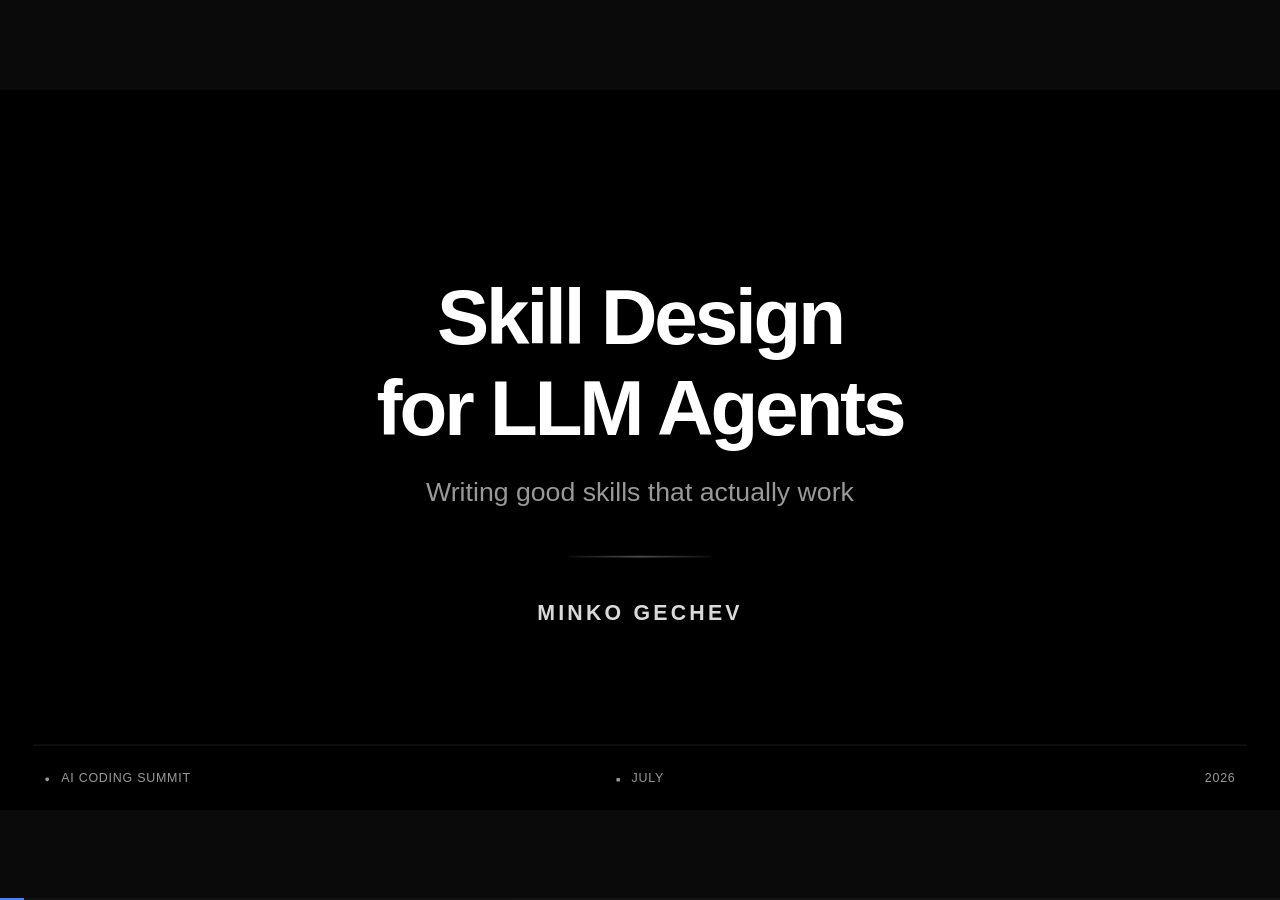
<file: index.html>
<!DOCTYPE html>
<html lang="en">

<head>
  <meta charset="UTF-8">
  <meta name="viewport" content="width=device-width, initial-scale=1.0">
  <title>Skill Design for LLM Agents — Minko Gechev</title>
  <meta name="description" content="AI Coding Summit July 2026 — Writing good skills that actually work">
  <link rel="preconnect" href="https://fonts.googleapis.com">
  <link rel="preconnect" href="https://fonts.gstatic.com" crossorigin>
  <link href="https://fonts.googleapis.com/css2?family=JetBrains+Mono:wght@400;500;600&display=swap" rel="stylesheet">
  <link rel="stylesheet" href="style.css">
</head>

<body>
  <main class="slides-container" id="presentation">

    <!-- SLIDE 1: Title -->
    <section class="slide active" id="slide-1">
      <template shadowrootmode="open">
        <style>
          @import url('style.css');

          .title-layout {
            display: flex;
            flex-direction: column;
            align-items: center;
            justify-content: center;
            height: 100%;
            background: #000000;
            z-index: 2;
            position: relative;
            text-align: center;
          }

          .title-content-block {
            max-width: 540px;
            padding: 0 20px;
            margin-top: 55px;
          }

          .main-title {
            font-size: 44px;
            font-weight: 800;
            line-height: 1.15;
            letter-spacing: -0.04em;
            color: #ffffff;
            margin-bottom: 12px;
            margin-top: 0;
          }

          .subtitle {
            font-size: 15px;
            color: var(--gray-60);
            font-weight: 400;
            margin-bottom: 28px;
            margin-top: 0;
          }

          .divider {
            width: 80px;
            height: 1px;
            background: linear-gradient(90deg, rgba(255, 255, 255, 0.05) 0%, rgba(255, 255, 255, 0.3) 50%, rgba(255, 255, 255, 0.05) 100%);
            margin: 0 auto 24px auto;
          }

          .author {
            font-size: 12px;
            color: #ffffff;
            font-weight: 600;
            text-transform: uppercase;
            letter-spacing: 0.15em;
            margin: 0;
            opacity: 0.85;
          }
        </style>
        <div class="slide-content title-layout">
          <div class="title-content-block">
            <h1 class="main-title">Skill Design<br>for LLM Agents</h1>
            <p class="subtitle">Writing good skills that actually work</p>
            <div class="divider"></div>
            <p class="author">Minko Gechev</p>
          </div>
        </div>
        <footer class="slide-footer"><span class="footer-left">AI Coding Summit</span><span
            class="footer-center">July</span><span class="footer-right">2026</span></footer>
      </template>
    </section>

    <!-- SLIDE 2: Agentic systems -->
    <section class="slide" id="slide-2">
      <template shadowrootmode="open">
        <style>
          @import url('style.css');
        </style>
        <div class="slide-content s2-layout">
          <h2 class="s2-title">Agentic systems</h2>
          <div class="s2-imgs">
            <img src="assets/1.gif"
              style="position: absolute; left: 25.25px; top: 97.23px; width: 314px; height: 261.27px; z-index: 2;"
              alt="">
            <img src="assets/2.gif"
              style="position: absolute; left: 362.05px; top: 97.23px; width: 317.7px; height: 264.34px; z-index: 2;"
              alt="">
          </div>
        </div>
        <footer class="slide-footer"><span class="footer-left">AI Coding Summit</span><span
            class="footer-center">July</span><span class="footer-right">2026</span></footer>
      </template>
    </section>

    <!-- SLIDE 3: How agents work? (base) -->
    <section class="slide" id="slide-3">
      <template shadowrootmode="open">
        <style>
          @import url('style.css');

          .chase-node, .chase-card {
            fill: none;
            stroke: rgba(122,162,247, 0.4);
            stroke-width: 1.2;
            stroke-linecap: round;
            opacity: 0;
          }
          @keyframes svg-chase-node {
            0%   { stroke-dashoffset: 0;    opacity: 0.5; }
            70%  { opacity: 0.3; }
            100% { stroke-dashoffset: -312; opacity: 0; }
          }
          @keyframes svg-chase-card {
            0%   { stroke-dashoffset: 0;    opacity: 0.45; }
            70%  { opacity: 0.25; }
            100% { stroke-dashoffset: -232; opacity: 0; }
          }
          :host(.active) .chase-node { animation: svg-chase-node 1.8s ease-out forwards; }
          :host(.active) .chase-card { animation: svg-chase-card 1.8s ease-out forwards; }
        </style>
        <div class="slide-content header-layout">
          <h2 class="slide-header">How agents work?</h2>
        </div>
        <div class="diagram">
          <div class="node-label" style="left:205.44px;top:182.11px">User</div>
          <div class="node" style="left:295.94px;top:156.5px">Agent</div>
          <div class="node" style="left:435.18px;top:156.5px">LLM</div>
          <div class="tools-stack">
            <div class="tools-card" style="left:309.31px;top:244.83px"></div>
            <div class="tools-card" style="left:301.91px;top:252.69px"></div>
            <div class="tools-card" style="left:293.44px;top:260.86px">Tools</div>
          </div>
          <svg width="720" height="405" style="position:absolute;inset:0;pointer-events:none">
            <!-- User <-> Agent -->
            <line x1="243.78" y1="189.78" x2="293.37" y2="189.78" stroke="rgba(122,162,247,0.4)" stroke-width="0.75"
              marker-start="url(#arrow)" marker-end="url(#arrow)" />
            <!-- Agent <-> LLM -->
            <line x1="390.68" y1="189.78" x2="432.62" y2="189.78" stroke="rgba(122,162,247,0.4)" stroke-width="0.75"
              marker-start="url(#arrow)" marker-end="url(#arrow)" />
            <!-- Agent <-> Tools -->
            <line x1="342.03" y1="225.63" x2="342.07" y2="242.27" stroke="rgba(122,162,247,0.4)" stroke-width="0.75"
              marker-start="url(#arrow)" marker-end="url(#arrow)" />
            <rect class="chase-node" x="295.94" y="156.5"  width="92.17" height="66.56" rx="3" stroke-dasharray="47 9999"/>
            <rect class="chase-card" x="293.44" y="260.86" width="65.52" height="52.94" rx="3" stroke-dasharray="35 9999" style="animation-delay:0.1s"/>
            <rect class="chase-node" x="435.18" y="156.5"  width="92.17" height="66.56" rx="3" stroke-dasharray="47 9999" style="animation-delay:0.22s"/>
          </svg>
        </div>
        <footer class="slide-footer"><span class="footer-left">AI Coding Summit</span><span
            class="footer-center">July</span><span class="footer-right">2026</span></footer>
      </template>
    </section>

    <!-- SLIDE 4: How agents work? + MCP -->
    <section class="slide" id="slide-4">
      <template shadowrootmode="open">
        <style>
          @import url('style.css');

          .chase-node, .chase-card {
            fill: none;
            stroke: rgba(122,162,247, 0.4);
            stroke-width: 1.2;
            stroke-linecap: round;
            opacity: 0;
          }
          @keyframes svg-chase-node {
            0%   { stroke-dashoffset: 0;    opacity: 0.5; }
            70%  { opacity: 0.3; }
            100% { stroke-dashoffset: -312; opacity: 0; }
          }
          @keyframes svg-chase-card {
            0%   { stroke-dashoffset: 0;    opacity: 0.45; }
            70%  { opacity: 0.25; }
            100% { stroke-dashoffset: -232; opacity: 0; }
          }
          :host(.active) .chase-node { animation: svg-chase-node 1.8s ease-out forwards; }
          :host(.active) .chase-card { animation: svg-chase-card 1.8s ease-out forwards; }
        </style>
        <div class="slide-content header-layout">
          <h2 class="slide-header">How agents work?<span class="sub">Model Context Protocol</span></h2>
        </div>
        <div class="diagram">
          <div class="node-label" style="left:155.73px;top:174.86px">User</div>
          <div class="node" style="left:246.22px;top:149.24px">Agent</div>
          <div class="node" style="left:385.46px;top:149.24px">LLM</div>
          <div class="tools-stack">
            <div class="tools-card" style="left:259.59px;top:237.58px"></div>
            <div class="tools-card" style="left:252.20px;top:245.43px"></div>
            <div class="tools-card" style="left:243.73px;top:253.61px">Tools</div>
            <span class="badge"
              style="position:absolute;left:243.73px;top:313px;width:65.52px;text-align:center">(built-in)</span>
          </div>
          <div class="node mcp-node" style="left:419.82px;top:263.11px">MCP server</div>
          <div class="node-label" style="left:350.92px;top:244.45px;line-height:1.2">ask for</div>
          <div class="node-label" style="left:356.46px;top:258.85px;line-height:1.2">tools</div>
          <svg width="720" height="405" style="position:absolute;inset:0;pointer-events:none">
            <!-- User <-> Agent -->
            <line x1="194.06" y1="182.53" x2="243.65" y2="182.53" stroke="rgba(122,162,247,0.4)" stroke-width="0.75"
              marker-start="url(#arrow)" marker-end="url(#arrow)" />
            <!-- Agent <-> LLM -->
            <line x1="340.97" y1="182.53" x2="382.90" y2="182.53" stroke="rgba(122,162,247,0.4)" stroke-width="0.75"
              marker-start="url(#arrow)" marker-end="url(#arrow)" />
            <!-- Agent <-> Tools -->
            <line x1="292.31" y1="218.38" x2="292.35" y2="235.02" stroke="rgba(122,162,247,0.4)" stroke-width="0.75"
              marker-start="url(#arrow)" marker-end="url(#arrow)" />
            <!-- Agent <-> MCP server -->
            <line x1="340.37" y1="217.32" x2="416.37" y2="261.19" stroke="rgba(122,162,247,0.4)" stroke-width="0.75"
              marker-start="url(#arrow)" marker-end="url(#arrow)" />
            <rect class="chase-node" x="246.22" y="149.24" width="92.17" height="66.56" rx="3" stroke-dasharray="47 9999"/>
            <rect class="chase-card" x="243.73" y="253.61" width="65.52" height="52.94" rx="3" stroke-dasharray="35 9999" style="animation-delay:0.1s"/>
            <rect class="chase-node" x="419.82" y="263.11" width="92.17" height="66.56" rx="3" stroke-dasharray="47 9999" style="animation-delay:0.22s"/>
            <rect class="chase-node" x="385.46" y="149.24" width="92.17" height="66.56" rx="3" stroke-dasharray="47 9999" style="animation-delay:0.35s"/>
          </svg>
        </div>
        <footer class="slide-footer"><span class="footer-left">AI Coding Summit</span><span
            class="footer-center">July</span><span class="footer-right">2026</span></footer>
      </template>
    </section>

    <!-- SLIDE 5: Common agent architectures -->
    <section class="slide" id="slide-5">
      <template shadowrootmode="open">
        <style>
          @import url('style.css');

          .slide-content {
            padding-top: 19.8px;
          }

          .slide-header {
            margin-bottom: 12px;
          }

          .bullet-list {
            margin-top: 15px;
          }

          .bullet-list>li {
            font-size: 16px;
            line-height: 1.3;
            margin-bottom: 9px;
          }

          .bullet-list>li::before {
            line-height: 1.5;
          }
        </style>
        <div class="slide-content header-layout">
          <h2 class="slide-header">Common agent architectures</h2>
          <ul class="bullet-list">
            <li><strong>ReAct</strong> (Reason + Act) - agent loops between thought generation, action, and observation
              until the goal is met.</li>
            <li><strong>Plan-and-Execute</strong> - agent creates a full, multi-step plan upfront and adjusts it while
              executing each task.</li>
            <li><strong>Reflexion</strong> (Self-Correction) - agent evaluates its performance post-task, using internal
              feedback to improve future attempts.</li>
            <li><strong>State Machine-Based Agents</strong> - agent's reasoning and tool use are strictly confined by a
              predefined flowchart, ensuring reliable execution.</li>
            <li><strong>Hybrid</strong> - popular agents often include a mixture of the architectures from above</li>
          </ul>
        </div>
        <footer class="slide-footer"><span class="footer-left">AI Coding Summit</span><span
            class="footer-center">July</span><span class="footer-right">2026</span></footer>
      </template>
    </section>

    <!-- SLIDES 6-13: Simplified ReAct loop (code walk-through) -->
    <section class="slide" id="slide-6">
      <template shadowrootmode="open">
        <style>
          @import url('style.css');
        </style>
        <div class="slide-content code-layout">
          <h2 class="slide-header">Simplified ReAct loop</h2>
          <div class="code-body">
            <pre class="code-block"><span class="line hl">user_prompt := get_user_prompt()</span>
<span class="line hl">context := user_prompt + system_instructions</span>
<span class="line"></span>
<span class="line">while true {</span>
<span class="line">    tools := get_available_tools()</span>
<span class="line">    response := ask_llm_what_to_do(tools, context)</span>
<span class="line"></span>
<span class="line">    if response.done {</span>
<span class="line">        break</span>
<span class="line">    }</span>
<span class="line"></span>
<span class="line">    if response.tool_calls {</span>
<span class="line">        result := call_tools(response.tool_calls)</span>
<span class="line">    }</span>
<span class="line"></span>
<span class="line">    context := context + result</span>
<span class="line">}</span></pre>
            <div class="code-desc">Setting up initial context based on the user prompt and the system instructions</div>
          </div>
        </div>
        <footer class="slide-footer"><span class="footer-left">AI Coding Summit</span><span
            class="footer-center">July</span><span class="footer-right">2026</span></footer>
      </template>
    </section>

    <section class="slide" id="slide-7">
      <template shadowrootmode="open">
        <style>
          @import url('style.css');
        </style>
        <div class="slide-content code-layout">
          <h2 class="slide-header">Simplified ReAct loop</h2>
          <div class="code-body">
            <pre class="code-block"><span class="line">user_prompt := get_user_prompt()</span>
<span class="line">context := user_prompt + system_instructions</span>
<span class="line"></span>
<span class="line hl">while true {</span>
<span class="line">    tools := get_available_tools()</span>
<span class="line">    response := ask_llm_what_to_do(tools, context)</span>
<span class="line"></span>
<span class="line">    if response.done {</span>
<span class="line">        break</span>
<span class="line">    }</span>
<span class="line"></span>
<span class="line">    if response.tool_calls {</span>
<span class="line">        result := call_tools(response.tool_calls)</span>
<span class="line">    }</span>
<span class="line"></span>
<span class="line">    context := context + result</span>
<span class="line hl">}</span></pre>
            <div class="code-desc">Entering the ReAct loop</div>
          </div>
        </div>
        <footer class="slide-footer"><span class="footer-left">AI Coding Summit</span><span
            class="footer-center">July</span><span class="footer-right">2026</span></footer>
      </template>
    </section>

    <section class="slide" id="slide-8">
      <template shadowrootmode="open">
        <style>
          @import url('style.css');
        </style>
        <div class="slide-content code-layout">
          <h2 class="slide-header">Simplified ReAct loop</h2>
          <div class="code-body">
            <pre class="code-block"><span class="line">user_prompt := get_user_prompt()</span>
<span class="line">context := user_prompt + system_instructions</span>
<span class="line"></span>
<span class="line">while true {</span>
<span class="line hl">    tools := get_available_tools()</span>
<span class="line hl">    response := ask_llm_what_to_do(tools, context)</span>
<span class="line"></span>
<span class="line">    if response.done {</span>
<span class="line">        break</span>
<span class="line">    }</span>
<span class="line"></span>
<span class="line">    if response.tool_calls {</span>
<span class="line">        result := call_tools(response.tool_calls)</span>
<span class="line">    }</span>
<span class="line"></span>
<span class="line">    context := context + result</span>
<span class="line">}</span></pre>
            <div class="code-desc">Sharing the list of available tools and asking the LLM how to proceed with the user
              request</div>
          </div>
        </div>
        <footer class="slide-footer"><span class="footer-left">AI Coding Summit</span><span
            class="footer-center">July</span><span class="footer-right">2026</span></footer>
      </template>
    </section>

    <section class="slide" id="slide-9">
      <template shadowrootmode="open">
        <style>
          @import url('style.css');
        </style>
        <div class="slide-content code-layout">
          <h2 class="slide-header">Simplified ReAct loop</h2>
          <div class="code-body">
            <pre class="code-block"><span class="line">user_prompt := get_user_prompt()</span>
<span class="line">context := user_prompt + system_instructions</span>
<span class="line"></span>
<span class="line">while true {</span>
<span class="line">    tools := get_available_tools()</span>
<span class="line">    response := ask_llm_what_to_do(tools, context)</span>
<span class="line"></span>
<span class="line hl">    if response.done {</span>
<span class="line hl">        break</span>
<span class="line hl">    }</span>
<span class="line"></span>
<span class="line">    if response.tool_calls {</span>
<span class="line">        result := call_tools(response.tool_calls)</span>
<span class="line">    }</span>
<span class="line"></span>
<span class="line">    context := context + result</span>
<span class="line">}</span></pre>
            <div class="code-desc">We stop if the LLM tells us we're done</div>
          </div>
        </div>
        <footer class="slide-footer"><span class="footer-left">AI Coding Summit</span><span
            class="footer-center">July</span><span class="footer-right">2026</span></footer>
      </template>
    </section>

    <section class="slide" id="slide-10">
      <template shadowrootmode="open">
        <style>
          @import url('style.css');
        </style>
        <div class="slide-content code-layout">
          <h2 class="slide-header">Simplified ReAct loop</h2>
          <div class="code-body">
            <pre class="code-block"><span class="line">user_prompt := get_user_prompt()</span>
<span class="line">context := user_prompt + system_instructions</span>
<span class="line"></span>
<span class="line">while true {</span>
<span class="line">    tools := get_available_tools()</span>
<span class="line">    response := ask_llm_what_to_do(tools, context)</span>
<span class="line"></span>
<span class="line">    if response.done {</span>
<span class="line">        break</span>
<span class="line">    }</span>
<span class="line"></span>
<span class="line hl">    if response.tool_calls {</span>
<span class="line hl">        result := call_tools(response.tool_calls)</span>
<span class="line hl">    }</span>
<span class="line"></span>
<span class="line">    context := context + result</span>
<span class="line">}</span></pre>
            <div class="code-desc">If the LLM proposed to call tools, we call them with the parameters the LLM specified
            </div>
          </div>
        </div>
        <footer class="slide-footer"><span class="footer-left">AI Coding Summit</span><span
            class="footer-center">July</span><span class="footer-right">2026</span></footer>
      </template>
    </section>

    <section class="slide" id="slide-11">
      <template shadowrootmode="open">
        <style>
          @import url('style.css');
        </style>
        <div class="slide-content code-layout">
          <h2 class="slide-header">Simplified ReAct loop</h2>
          <div class="code-body">
            <pre class="code-block"><span class="line">user_prompt := get_user_prompt()</span>
<span class="line">context := user_prompt + system_instructions</span>
<span class="line"></span>
<span class="line">while true {</span>
<span class="line">    tools := get_available_tools()</span>
<span class="line">    response := ask_llm_what_to_do(tools, context)</span>
<span class="line"></span>
<span class="line">    if response.done {</span>
<span class="line">        break</span>
<span class="line">    }</span>
<span class="line"></span>
<span class="line">    if response.tool_calls {</span>
<span class="line">        result := call_tools(response.tool_calls)</span>
<span class="line">    }</span>
<span class="line"></span>
<span class="line hl">    context := context + result</span>
<span class="line">}</span></pre>
            <div class="code-desc">We update the context with the result from the tool calls and continue</div>
          </div>
        </div>
        <footer class="slide-footer"><span class="footer-left">AI Coding Summit</span><span
            class="footer-center">July</span><span class="footer-right">2026</span></footer>
      </template>
    </section>

    <section class="slide" id="slide-12">
      <template shadowrootmode="open">
        <style>
          @import url('style.css');
        </style>
        <div class="slide-content code-layout">
          <h2 class="slide-header">Simplified ReAct loop</h2>
          <div class="code-body">
            <pre class="code-block"><span class="line">user_prompt := get_user_prompt()</span>
<span class="line">context := user_prompt + system_instructions</span>
<span class="line"></span>
<span class="line">while true {</span>
<span class="line">    tools := get_available_tools()</span>
<span class="line">    response := ask_llm_what_to_do(tools, context)</span>
<span class="line"></span>
<span class="line">    if response.done {</span>
<span class="line">        break</span>
<span class="line">    }</span>
<span class="line"></span>
<span class="line">    if response.tool_calls {</span>
<span class="line">        result := call_tools(response.tool_calls)</span>
<span class="line">    }</span>
<span class="line"></span>
<span class="line">    context := context + result</span>
<span class="line">}</span></pre>
            <div class="code-desc">In large loops we can get context rot</div>
          </div>
        </div>
        <footer class="slide-footer"><span class="footer-left">AI Coding Summit</span><span
            class="footer-center">July</span><span class="footer-right">2026</span></footer>
      </template>
    </section>

    <section class="slide" id="slide-13">
      <template shadowrootmode="open">
        <style>
          @import url('style.css');
        </style>
        <div class="slide-content code-layout">
          <h2 class="slide-header">Simplified ReAct loop</h2>
          <div class="code-body">
            <pre class="code-block"><span class="line">user_prompt := get_user_prompt()</span>
<span class="line">context := user_prompt + system_instructions</span>
<span class="line"></span>
<span class="line">while true {</span>
<span class="line">    tools := get_available_tools()</span>
<span class="line">    response := ask_llm_what_to_do(tools, context)</span>
<span class="line"></span>
<span class="line">    if response.done {</span>
<span class="line">        break</span>
<span class="line">    }</span>
<span class="line"></span>
<span class="line">    if response.tool_calls {</span>
<span class="line">        result := call_tools(response.tool_calls)</span>
<span class="line">    }</span>
<span class="line"></span>
<span class="line">    context := context + result</span>
<span class="line">}</span></pre>
            <div style="display:flex;flex-direction:column;justify-content:center;gap:10px">
              <div class="code-desc" style="text-decoration: line-through; opacity: 0.6;">In large loops we can get
                context rot</div>
              <div class="code-desc" style="font-weight: 700;">But wait, Gemini has 1 million token context window</div>
            </div>
          </div>
        </div>
        <footer class="slide-footer"><span class="footer-left">AI Coding Summit</span><span
            class="footer-center">July</span><span class="footer-right">2026</span></footer>
      </template>
    </section>

    <!-- SLIDE 14: Performance by input length -->
    <section class="slide" id="slide-14">
      <template shadowrootmode="open">
        <style>
          @import url('style.css');
        </style>
        <div class="slide-content" style="padding: 0;">
          <h2 class="slide-header"
            style="position: absolute; left: 24.75px; top: 15.5px; font-size: 18px; font-weight: 400; color: #ffffff; margin: 0;">
            Performance by input length</h2>
          <img src="assets/slide_14_chart.jpeg"
            style="position: absolute; left: 113.51px; top: 49.18px; width: 457.32px; height: 302.79px; border-radius: 2px;"
            alt="Context rot chart">
          <a href="https://trychroma.com/research/context-rot" target="_blank"
            style="position: absolute; left: 24.75px; top: 352.17px; color: #ffffff; font-family: Arial, sans-serif; font-size: 8px; text-decoration: none;">trychroma.com/research/context-rot</a>
        </div>
        <footer class="slide-footer"><span class="footer-left">AI Coding Summit</span><span
            class="footer-center">July</span><span class="footer-right">2026</span></footer>
      </template>
    </section>


    <!-- SLIDES 16-18: Making agents more powerful (diagram builds) -->
    <section class="slide" id="slide-16">
      <template shadowrootmode="open">
        <style>
          @import url('style.css');

          .chase-node, .chase-card {
            fill: none;
            stroke: rgba(122,162,247, 0.4);
            stroke-width: 1.2;
            stroke-linecap: round;
            opacity: 0;
          }
          @keyframes svg-chase-node {
            0%   { stroke-dashoffset: 0;    opacity: 0.5; }
            70%  { opacity: 0.3; }
            100% { stroke-dashoffset: -312; opacity: 0; }
          }
          @keyframes svg-chase-card {
            0%   { stroke-dashoffset: 0;    opacity: 0.45; }
            70%  { opacity: 0.25; }
            100% { stroke-dashoffset: -232; opacity: 0; }
          }
          :host(.active) .chase-node { animation: svg-chase-node 1.8s ease-out forwards; }
          :host(.active) .chase-card { animation: svg-chase-card 1.8s ease-out forwards; }
        </style>
        <div class="slide-content header-layout">
          <h2 class="slide-header">Making agents more powerful<span class="sub">non-exhaustive list</span></h2>
        </div>
        <div class="diagram">
          <div class="node-label" style="left:205.44px;top:182.11px">User</div>
          <div class="node" style="left:295.94px;top:156.5px">Agent</div>
          <div class="node" style="left:435.18px;top:156.5px">LLM</div>
          <div class="tools-stack">
            <div class="tools-card" style="left:309.31px;top:244.83px"></div>
            <div class="tools-card" style="left:301.91px;top:252.69px"></div>
            <div class="tools-card" style="left:293.44px;top:260.86px">Tools</div>
          </div>
          <svg width="720" height="405" style="position:absolute;inset:0;pointer-events:none">
            <line x1="243.78" y1="189.78" x2="293.37" y2="189.78" stroke="rgba(122,162,247,0.4)" stroke-width="0.75"
              marker-start="url(#arrow)" marker-end="url(#arrow)" />
            <line x1="390.68" y1="189.78" x2="432.62" y2="189.78" stroke="rgba(122,162,247,0.4)" stroke-width="0.75"
              marker-start="url(#arrow)" marker-end="url(#arrow)" />
            <line x1="342.03" y1="225.63" x2="342.07" y2="242.27" stroke="rgba(122,162,247,0.4)" stroke-width="0.75"
              marker-start="url(#arrow)" marker-end="url(#arrow)" />
            <rect class="chase-node" x="295.94" y="156.5"  width="92.17" height="66.56" rx="3" stroke-dasharray="47 9999"/>
            <rect class="chase-card" x="293.44" y="260.86" width="65.52" height="52.94" rx="3" stroke-dasharray="35 9999" style="animation-delay:0.1s"/>
            <rect class="chase-node" x="435.18" y="156.5"  width="92.17" height="66.56" rx="3" stroke-dasharray="47 9999" style="animation-delay:0.22s"/>
          </svg>
        </div>
        <footer class="slide-footer"><span class="footer-left">AI Coding Summit</span><span
            class="footer-center">July</span><span class="footer-right">2026</span></footer>
      </template>
    </section>

    <section class="slide" id="slide-17">
      <template shadowrootmode="open">
        <style>
          @import url('style.css');
        </style>
        <div class="slide-content header-layout">
          <h2 class="slide-header">Making agents more powerful<span class="sub">non-exhaustive list</span></h2>
        </div>
        <div class="diagram">
          <div class="node-label" style="left:205.44px;top:182.11px">User</div>
          <div class="node" style="left:295.94px;top:156.5px">Agent</div>
          <div class="node" style="left:435.18px;top:156.5px">LLM</div>
          <div class="tools-stack">
            <div class="tools-card" style="left:309.31px;top:244.83px"></div>
            <div class="tools-card" style="left:301.91px;top:252.69px"></div>
            <div class="tools-card" style="left:293.44px;top:260.86px">Tools</div>
          </div>
          <div class="node-label" style="left:356.58px;top:124.01px;font-size:12px;font-weight:700;color:#7dcfff">
            Enhancing the context</div>
          <svg width="720" height="405" style="position:absolute;inset:0;pointer-events:none">
            <line x1="243.78" y1="189.78" x2="293.37" y2="189.78" stroke="rgba(122,162,247,0.4)" stroke-width="0.75"
              marker-start="url(#arrow)" marker-end="url(#arrow)" />
            <line x1="390.68" y1="189.78" x2="432.62" y2="189.78" stroke="rgba(122,162,247,0.4)" stroke-width="0.75"
              marker-start="url(#arrow)" marker-end="url(#arrow)" />
            <line x1="342.03" y1="225.63" x2="342.07" y2="242.27" stroke="rgba(122,162,247,0.4)" stroke-width="0.75"
              marker-start="url(#arrow)" marker-end="url(#arrow)" />
            <!-- Arrow pointing to connection -->
            <line x1="413.4" y1="145.13" x2="404.66" y2="180.83" stroke="rgba(122,162,247,0.4)" stroke-width="0.75"
              marker-end="url(#arrow)" />
          </svg>
        </div>
        <footer class="slide-footer"><span class="footer-left">AI Coding Summit</span><span
            class="footer-center">July</span><span class="footer-right">2026</span></footer>
      </template>
    </section>

    <section class="slide" id="slide-18">
      <template shadowrootmode="open">
        <style>
          @import url('style.css');
        </style>
        <div class="slide-content header-layout">
          <h2 class="slide-header">Making agents more powerful<span class="sub">non-exhaustive list</span></h2>
        </div>
        <div class="diagram">
          <div class="node-label" style="left:205.44px;top:182.11px">User</div>
          <div class="node" style="left:295.94px;top:156.5px">Agent</div>
          <div class="node" style="left:435.18px;top:156.5px">LLM</div>
          <div class="tools-stack">
            <div class="tools-card" style="left:309.31px;top:244.83px"></div>
            <div class="tools-card" style="left:301.91px;top:252.69px"></div>
            <div class="tools-card" style="left:293.44px;top:260.86px">Tools</div>
          </div>
          <div class="node-label" style="left:356.58px;top:124.01px;font-size:12px;font-weight:700;color:#7dcfff">
            Enhancing the context</div>
          <div class="node-label" style="left:415.83px;top:265.84px;font-size:12px;font-weight:700;color:#e0af68">
            Providing tools</div>
          <svg width="720" height="405" style="position:absolute;inset:0;pointer-events:none">
            <line x1="243.78" y1="189.78" x2="293.37" y2="189.78" stroke="rgba(122,162,247,0.4)" stroke-width="0.75"
              marker-start="url(#arrow)" marker-end="url(#arrow)" />
            <line x1="390.68" y1="189.78" x2="432.62" y2="189.78" stroke="rgba(122,162,247,0.4)" stroke-width="0.75"
              marker-start="url(#arrow)" marker-end="url(#arrow)" />
            <line x1="342.03" y1="225.63" x2="342.07" y2="242.27" stroke="rgba(122,162,247,0.4)" stroke-width="0.75"
              marker-start="url(#arrow)" marker-end="url(#arrow)" />
            <!-- Arrows pointing to connections -->
            <line x1="413.4" y1="145.13" x2="404.66" y2="180.83" stroke="rgba(122,162,247,0.4)" stroke-width="0.75"
              marker-end="url(#arrow)" />
            <line x1="409.63" y1="272.93" x2="382.57" y2="269.95" stroke="rgba(122,162,247,0.4)" stroke-width="0.75"
              marker-end="url(#arrow)" />
          </svg>
        </div>
        <footer class="slide-footer"><span class="footer-left">AI Coding Summit</span><span
            class="footer-center">July</span><span class="footer-right">2026</span></footer>
      </template>
    </section>

    <!-- SLIDE 19: Making agents more powerful (topic boxes) -->
    <section class="slide" id="slide-19">
      <template shadowrootmode="open">
        <style>
          @import url('style.css');

          .topic-box { position: relative; }
          .chase-tbox {
            fill: none;
            stroke: rgba(122,162,247, 0.4);
            stroke-width: 1.2;
            stroke-linecap: round;
            opacity: 0;
          }
          @keyframes svg-chase-tbox {
            0%   { stroke-dashoffset: 0;    opacity: 0.5; }
            70%  { opacity: 0.3; }
            100% { stroke-dashoffset: -733; opacity: 0; }
          }
          :host(.active) .chase-tbox { animation: svg-chase-tbox 2s ease-out forwards; }
        </style>
        <div class="slide-content topics-layout">
          <h2 class="slide-header">Making agents more powerful</h2>
          <p class="topics-sub">…while avoiding context rot</p>
          <div class="topics-grid">
            <div class="topic-box">
              <svg style="position:absolute;inset:0;width:100%;height:100%;pointer-events:none;overflow:visible">
                <rect class="chase-tbox" width="240" height="130" rx="4" stroke-dasharray="50 9999"/>
              </svg>
              CLI vs MCP
            </div>
            <div class="topic-box">
              <svg style="position:absolute;inset:0;width:100%;height:100%;pointer-events:none;overflow:visible">
                <rect class="chase-tbox" width="240" height="130" rx="4" stroke-dasharray="50 9999" style="animation-delay:0.25s"/>
              </svg>
              Useful skills
            </div>
          </div>
        </div>
        <footer class="slide-footer"><span class="footer-left">AI Coding Summit</span><span
            class="footer-center">July</span><span class="footer-right">2026</span></footer>
      </template>
    </section>

    <!-- SLIDE 20: CLI vs MCP -->
    <section class="slide left-margin-31-7" id="slide-20">
      <template shadowrootmode="open">
        <style>
          @import url('style.css');
        </style>
        <div class="slide-content header-layout">
          <h2 class="slide-header">CLI vs MCP</h2>
          <ul class="bullet-list">
            <li><strong>Context preservation</strong> - no context bloat through JSON schemas</li>
            <li><strong>Auth and permissions</strong> - leverage existing user credentials and SSO</li>
            <li><strong>Zero infra overhead</strong> - no local background child processes</li>
            <li><strong>Human-in-the-loop debugging</strong> - easy to debug since they run in user context and are
              simple binaries</li>
          </ul>
        </div>
        <footer class="slide-footer"><span class="footer-left">AI Coding Summit</span><span
            class="footer-center">July</span><span class="footer-right">2026</span></footer>
      </template>
    </section>

    <!-- SLIDE 21: CLIs ❤️ Skills -->
    <section class="slide" id="slide-21">
      <template shadowrootmode="open">
        <style>
          @import url('style.css');
        </style>
        <div class="slide-content center-statement">
          <div class="big-text">CLIs <span class="heart">❤️</span> Skills</div>
        </div>
        <footer class="slide-footer"><span class="footer-left">AI Coding Summit</span><span
            class="footer-center">July</span><span class="footer-right">2026</span></footer>
      </template>
    </section>

    <!-- SLIDE 22: Agent skills -->
    <section class="slide" id="slide-22">
      <template shadowrootmode="open">
        <style>
          @import url('style.css');
        </style>
        <div class="slide-content center-statement" style="padding: 0 40px;">
          <h2 class="slide-header" style="margin: 0 0 16px 0; font-size: 34px; color: var(--gray-95);">Agent skills</h2>
          <p
            style="font-size: 26px; font-weight: 400; color: var(--white); line-height: 1.4; max-width: 600px; margin: 0 auto; letter-spacing: -0.01em;">
            Specific procedural instructions for the agent how to do a task
          </p>
        </div>
        <footer class="slide-footer"><span class="footer-left">AI Coding Summit</span><span
            class="footer-center">July</span><span class="footer-right">2026</span></footer>
      </template>
    </section>

    <!-- SLIDES 23-24: How skills work? -->
    <section class="slide" id="slide-23">
      <template shadowrootmode="open">
        <style>
          @import url('style.css');
        </style>
        <div class="slide-content code-layout">
          <h2 class="slide-header">How do skills work?</h2>
          <div class="code-body">
            <pre class="code-block"><span class="line hl">skills := get_available_skills()</span>
<span class="line hl">response := ask_llm_for_skills(skills, context)</span>
<span class="line hl">if response.skills {</span>
<span class="line">    result := read_skills(response.skills)</span>
<span class="line">}</span>
<span class="line">context := context + result</span></pre>
            <div class="code-desc">Reads the frontmatter of the available skills and based on name and description asks
              the LLM to pick relevant skills given the current task</div>
          </div>
        </div>
        <footer class="slide-footer"><span class="footer-left">AI Coding Summit</span><span
            class="footer-center">July</span><span class="footer-right">2026</span></footer>
      </template>
    </section>

    <section class="slide" id="slide-24">
      <template shadowrootmode="open">
        <style>
          @import url('style.css');
        </style>
        <div class="slide-content code-layout">
          <h2 class="slide-header">How do skills work?</h2>
          <div class="code-body">
            <pre class="code-block"><span class="line">skills := get_available_skills()</span>
<span class="line">response := ask_llm_for_skills(skills, context)</span>
<span class="line">if response.skills {</span>
<span class="line hl">    result := read_skills(response.skills)</span>
<span class="line hl">}</span>
<span class="line hl">context := context + result</span></pre>
            <div class="code-desc">Reads the skills and adds them to the context</div>
          </div>
        </div>
        <footer class="slide-footer"><span class="footer-left">AI Coding Summit</span><span
            class="footer-center">July</span><span class="footer-right">2026</span></footer>
      </template>
    </section>

    <!-- SLIDE 28: Five Best Practices -->
    <section class="slide" id="slide-28">
      <template shadowrootmode="open">
        <style>
          @import url('style.css');

          .slide-content {
            padding: 0;
          }

          .slide-header {
            position: absolute;
            left: 45px;
            top: 32.86px;
            font-size: 24px;
            margin: 0;
            white-space: nowrap;
          }
        </style>
        <div class="slide-content">
          <h2 class="slide-header"><span class="underline">Five</span> Best Practices for Agent Skills</h2>
          <div class="practice-row r1"><span class="practice-num">01</span><span>Procedural instructions</span></div>
          <div class="practice-row r2"><span class="practice-num">02</span><span>Frontmatter optimization</span></div>
          <div class="practice-row r3"><span class="practice-num">03</span><span>Progressive disclosure</span></div>
          <div class="practice-row r4"><span class="practice-num">04</span><span>Repetitive task scripting</span></div>
          <div class="practice-row r5"><span class="practice-num">05</span><span>Skill composition</span></div>
        </div>
        <footer class="slide-footer"><span class="footer-left">AI Coding Summit</span><span
            class="footer-center">July</span><span class="footer-right">2026</span></footer>
      </template>
    </section>

    <!-- SLIDE 28-1: Procedural instructions -->
    <section class="slide" id="slide-28-1">
      <template shadowrootmode="open">
        <style>
          @import url('style.css');

          .compare-grid {
            display: grid;
            grid-template-columns: 1fr 1fr;
            gap: 15px;
            margin-top: 15px;
            height: 235px;
          }

          .card {
            background: var(--code-bg);
            border: 1px solid rgba(255, 255, 255, 0.05);
            border-radius: 6px;
            padding: 12px;
            font-size: 9.5px;
            line-height: 1.35;
            position: relative;
            display: flex;
            flex-direction: column;
            justify-content: space-between;
          }

          .badge {
            position: absolute;
            top: -8px;
            right: 12px;
            padding: 2px 8px;
            border-radius: 10px;
            font-weight: bold;
            font-size: 8px;
            letter-spacing: 0.05em;
            text-transform: uppercase;
          }

          .badge.bad {
            background: rgba(247, 118, 142, 0.15);
            color: var(--red);
            border: 1px solid var(--red);
          }

          .badge.good {
            background: rgba(158, 206, 106, 0.15);
            color: var(--green);
            border: 1px solid var(--green);
          }

          .card-header {
            font-weight: bold;
            color: var(--blue);
            margin-bottom: 8px;
            font-size: 11px;
            border-bottom: 1px solid rgba(255, 255, 255, 0.06);
            padding-bottom: 4px;
          }
        </style>
        <div class="slide-content" style="padding: 25px 25px;">
          <h2 class="slide-header" style="margin: 0 0 10px 0; font-size: 20px;">01. Procedural Instructions</h2>
          <div class="compare-grid">
            <div class="card">
              <span class="badge bad">Narrative (Ambiguous)</span>
              <div>
                <div class="card-header">Conversational Phrasing</div>
                <p style="color: var(--gray-60); margin: 0 0 8px 0;">"To run tests, first check if npm is installed. You
                  can look for package.json. If yarn is used, run yarn. If npm is used, run npm. It is generally better
                  to run npm ci to make sure dependencies match."</p>
              </div>
              <div style="font-style: italic; color: var(--red); margin-top: 6px;">Result: High failure rate due to
                parser ambiguity.</div>
            </div>
            <div class="card">
              <span class="badge good">Procedural (Deterministic)</span>
              <div>
                <div class="card-header">Ordered Steps</div>
                <div class="mono" style="color: var(--white); line-height: 1.4;">
                  1. Search for package.json files.<br>
                  2. If yarn.lock is present, execute:<br>
                  <span style="color:var(--blue)">yarn install --frozen-lockfile</span><br>
                  3. If only package.json is present, execute:<br>
                  <span style="color:var(--blue)">npm ci</span><br>
                  4. Execute: <span style="color:var(--blue)">npm test</span>
                </div>
              </div>
              <div style="font-style: italic; color: var(--green); margin-top: 6px;">Result: Predictable and repeatable
                execution.</div>
            </div>
          </div>
        </div>
        <footer class="slide-footer"><span class="footer-left">AI Coding Summit</span><span
            class="footer-center">July</span><span class="footer-right">2026</span></footer>
      </template>
    </section>

    <!-- SLIDE 28-2: Frontmatter optimization -->
    <section class="slide" id="slide-28-2">
      <template shadowrootmode="open">
        <style>
          @import url('style.css');

          .agent-search {
            background: var(--code-bg);
            border: 1px solid rgba(255, 255, 255, 0.05);
            border-radius: 6px;
            padding: 12px;
            margin-top: 10px;
            height: 235px;
          }

          .search-input {
            background: rgba(0, 0, 0, 0.25);
            border: 1px solid var(--gray-40);
            color: var(--white);
            padding: 6px 12px;
            border-radius: 4px;
            font-family: var(--mono);
            margin-bottom: 12px;
            display: flex;
            align-items: center;
            gap: 8px;
            font-size: 11px;
          }

          .grid-compare {
            display: grid;
            grid-template-columns: 1fr 1fr;
            gap: 15px;
          }

          .match-card {
            border-radius: 6px;
            padding: 12px;
            border: 1px solid rgba(255, 255, 255, 0.06);
            position: relative;
            height: 140px;
            display: flex;
            flex-direction: column;
            justify-content: space-between;
          }

          .match-card.bad {
            background: rgba(247, 118, 142, 0.03);
            border-color: rgba(247, 118, 142, 0.15);
          }

          .match-card.good {
            background: rgba(158, 206, 106, 0.03);
            border-color: rgba(158, 206, 106, 0.15);
          }

          .stamp {
            position: absolute;
            top: 10px;
            right: 10px;
            font-size: 10px;
            font-weight: bold;
            border: 1.5px solid;
            padding: 2px 6px;
            border-radius: 3px;
            transform: rotate(5deg);
            text-transform: uppercase;
            letter-spacing: 0.05em;
          }

          .stamp.bad {
            color: var(--red);
            border-color: var(--red);
          }

          .stamp.good {
            color: var(--green);
            border-color: var(--green);
          }
        </style>
        <div class="slide-content" style="padding: 25px 25px;">
          <h2 class="slide-header" style="margin: 0 0 5px 0; font-size: 20px;">02. Frontmatter Optimization</h2>
          <div class="agent-search">
            <div class="search-input">
              <span style="color:var(--gray-60)">Target Query:</span> "Run unit tests for my Angular app"
            </div>
            <div class="grid-compare">
              <div class="match-card bad">
                <span class="stamp bad">Not Selected</span>
                <div>
                  <div
                    style="font-weight:bold; color:var(--red); font-size: 10.5px; margin-bottom:4px; font-family:var(--mono);">
                    name: test-runner</div>
                  <div style="color:var(--gray-60); font-size: 9.5px; font-family:var(--mono); line-height:1.3;">
                    description: Runs repository tests.</div>
                </div>
                <div style="font-size:8.5px; color:var(--gray-60);">Ambiguous name and no technological constraints.
                </div>
              </div>
              <div class="match-card good">
                <span class="stamp good">Selected</span>
                <div>
                  <div
                    style="font-weight:bold; color:var(--green); font-size: 10.5px; margin-bottom:4px; font-family:var(--mono);">
                    name: angular-testing</div>
                  <div style="color:var(--white); font-size: 9.5px; font-family:var(--mono); line-height: 1.3;">
                    description: Runs Angular unit tests using Karma. Do not use for React or Vue.</div>
                </div>
                <div style="font-size:8.5px; color:var(--gray-60);">Explicit name, explicit framework, and negative
                  triggers.</div>
              </div>
            </div>
          </div>
          <p style="font-size:8px;color:var(--gray-60);margin-top:8px;text-align:center;">Keep registries small — too many skills degrade selection accuracy. Large registries need retrieval filtering before the LLM sees them.</p>
        </div>
        <footer class="slide-footer"><span class="footer-left">AI Coding Summit</span><span
            class="footer-center">July</span><span class="footer-right">2026</span></footer>
      </template>
    </section>

    <!-- SLIDE 28-2a: Registry size & accuracy -->
    <section class="slide" id="slide-28-2a">
      <template shadowrootmode="open">
        <style>
          @import url('style.css');

          .registry-grid {
            display: grid;
            grid-template-columns: 1fr 1fr;
            gap: 15px;
            margin-top: 15px;
          }

          .chart-panel {
            background: var(--code-bg);
            border: 1px solid rgba(255, 255, 255, 0.05);
            border-radius: 6px;
            padding: 12px;
            height: 230px;
            display: flex;
            flex-direction: column;
            justify-content: space-between;
          }

          .chart-title {
            font-size: 8.5px;
            color: var(--gray-60);
            text-transform: uppercase;
            letter-spacing: 0.08em;
            margin-bottom: 10px;
          }

          .bar-row {
            display: flex;
            align-items: center;
            gap: 8px;
            margin-bottom: 7px;
          }

          .bar-label {
            font-family: var(--mono);
            font-size: 8.5px;
            color: var(--gray-60);
            width: 42px;
            text-align: right;
            flex-shrink: 0;
          }

          .bar-track {
            flex: 1;
            background: rgba(255, 255, 255, 0.04);
            border-radius: 2px;
            height: 18px;
          }

          @keyframes growBar {
            from { width: 0; }
            to   { width: var(--w); }
          }

          .bar-fill {
            height: 100%;
            border-radius: 2px;
            display: flex;
            align-items: center;
            padding-left: 7px;
            font-size: 8px;
            font-family: var(--mono);
            color: var(--white);
            font-weight: 600;
            width: 0;
            overflow: hidden;
            white-space: nowrap;
          }

          :host(.active) .bar-fill {
            animation: growBar 0.55s cubic-bezier(0.25, 0.46, 0.45, 0.94) both;
          }

          :host(.active) .bar-row:nth-child(3) .bar-fill { animation-delay: 0.11s; }
          :host(.active) .bar-row:nth-child(4) .bar-fill { animation-delay: 0.22s; }
          :host(.active) .bar-row:nth-child(5) .bar-fill { animation-delay: 0.33s; }

          .bar-fill.high  { background: rgba(158, 206, 106, 0.35); }
          .bar-fill.mid   { background: rgba(224, 175, 104, 0.35); }
          .bar-fill.low   { background: rgba(247, 118, 142, 0.35); }

          .thresholds-panel {
            display: flex;
            flex-direction: column;
            justify-content: center;
            gap: 10px;
            height: 230px;
          }

          .threshold-card {
            border-radius: 6px;
            padding: 9px 12px;
            border: 1px solid;
          }

          .threshold-card.ok     { background: rgba(158, 206, 106, 0.04); border-color: rgba(158, 206, 106, 0.2); }
          .threshold-card.warn   { background: rgba(224, 175, 104, 0.04); border-color: rgba(224, 175, 104, 0.2); }
          .threshold-card.danger { background: rgba(247, 118, 142, 0.04); border-color: rgba(247, 118, 142, 0.2); }

          .threshold-num {
            font-family: var(--mono);
            font-size: 17px;
            font-weight: 700;
            display: block;
            margin-bottom: 3px;
          }

          .threshold-card.ok     .threshold-num { color: var(--green); }
          .threshold-card.warn   .threshold-num { color: var(--yellow); }
          .threshold-card.danger .threshold-num { color: var(--red); }

          .threshold-desc {
            font-size: 9px;
            color: var(--gray-60);
            line-height: 1.35;
          }
        </style>
        <div class="slide-content" style="padding: 25px 25px;">
          <h2 class="slide-header" style="margin: 0 0 10px 0; font-size: 20px;">Registry Size &amp; Accuracy</h2>
          <div class="registry-grid">
            <div class="chart-panel">
              <div>
                <div class="chart-title">Task reward by library size — Graph-of-Skills (2025)</div>
                <div class="bar-row">
                  <div class="bar-label">200</div>
                  <div class="bar-track"><div class="bar-fill high" style="--w:80%">32.5%</div></div>
                </div>
                <div class="bar-row">
                  <div class="bar-label">500</div>
                  <div class="bar-track"><div class="bar-fill mid" style="--w:64%">26.0%</div></div>
                </div>
                <div class="bar-row">
                  <div class="bar-label">1,000</div>
                  <div class="bar-track"><div class="bar-fill low" style="--w:67%">27.4%</div></div>
                </div>
                <div class="bar-row">
                  <div class="bar-label">2,000</div>
                  <div class="bar-track"><div class="bar-fill low" style="--w:65%">26.7%</div></div>
                </div>
              </div>
              <div style="font-size:7.5px;color:var(--gray-60);">Token cost grows 3× from 500→2,000 skills with no accuracy gain.</div>
            </div>
            <div class="thresholds-panel">
              <div class="threshold-card ok">
                <span class="threshold-num">≤ 20–30</span>
                <div class="threshold-desc">Safe for direct LLM exposure — all skills fit without selection degradation.</div>
              </div>
              <div class="threshold-card warn">
                <span class="threshold-num">~200</span>
                <div class="threshold-desc">Accuracy plateaus and drops. A retrieval filter is needed before skills reach the LLM.</div>
              </div>
              <div class="threshold-card danger">
                <span class="threshold-num">500+</span>
                <div class="threshold-desc">6 pp accuracy drop vs. 200. Token cost triples. Full exposure becomes infeasible.</div>
              </div>
            </div>
          </div>
        </div>
        <footer class="slide-footer"><span class="footer-left">AI Coding Summit</span><span
            class="footer-center">July</span><span class="footer-right">2026</span></footer>
      </template>
    </section>

    <!-- SLIDE 28-3: Progressive disclosure -->
    <section class="slide" id="slide-28-3">
      <template shadowrootmode="open">
        <style>
          @import url('style.css');

          .diet-grid {
            display: grid;
            grid-template-columns: 4.5fr 4.5fr;
            gap: 15px;
            margin-top: 15px;
          }

          .weight-scale {
            background: var(--code-bg);
            border: 1px solid rgba(255, 255, 255, 0.05);
            border-radius: 6px;
            padding: 12px;
            font-size: 9.5px;
            display: flex;
            flex-direction: column;
            justify-content: space-around;
            height: 230px;
          }

          .scale-item {
            border-radius: 4px;
            padding: 8px;
            border: 1px solid;
          }

          .scale-item.heavy {
            background: rgba(247, 118, 142, 0.05);
            border-color: rgba(247, 118, 142, 0.2);
            color: var(--white);
          }

          .scale-item.lean {
            background: rgba(158, 206, 106, 0.05);
            border-color: rgba(158, 206, 106, 0.2);
            color: var(--white);
          }

          .file-tree {
            background: rgba(0, 0, 0, 0.25);
            border: 1px solid var(--gray-40);
            border-radius: 6px;
            padding: 12px;
            font-family: var(--mono);
            font-size: 9.5px;
            line-height: 1.45;
            color: var(--white);
            height: 230px;
          }

          .folder {
            color: var(--yellow);
            font-weight: bold;
          }

          .file {
            color: var(--blue);
          }

          .comment {
            color: var(--gray-60);
          }
        </style>
        <div class="slide-content" style="padding: 25px 25px;">
          <h2 class="slide-header" style="margin: 0 0 10px 0; font-size: 20px;">03. Progressive Disclosure</h2>
          <div class="diet-grid">
            <div class="file-tree">
              <span class="folder">angular-testing/</span><br>
              <span>├── </span><span class="file">SKILL.md</span><span class="comment"> # Plan under 500
                lines</span><br>
              <span>├── </span><span class="folder">scripts/</span><span class="comment"> # Execution scripts</span><br>
              <span>│ └── </span><span class="file">run-karma.sh</span><br>
              <span>├── </span><span class="folder">references/</span><span class="comment"> # Static configuration
                details</span><br>
              <span>│ └── </span><span class="file">test-configs.md</span><br>
              <span>└── </span><span class="folder">assets/</span><span class="comment"> # Structured templates</span>
            </div>
            <div class="weight-scale">
              <div class="scale-item heavy">
                <strong style="color:var(--red)">Monolithic Context (1,500+ lines)</strong>
                <p style="margin: 4px 0 0 0; font-size: 9px; line-height: 1.35; color: var(--gray-95);">Increases
                  latency and execution cost. High risk of key instruction dilution inside the LLM context window.</p>
              </div>
              <div class="scale-item lean">
                <strong style="color:var(--green)">Lean Core Context (&lt;500 lines)</strong>
                <p style="margin: 4px 0 0 0; font-size: 9px; line-height: 1.35; color: var(--gray-95);">Maintains rapid
                  response times and accuracy. Dynamic reference loading is deferred until explicitly needed.</p>
              </div>
            </div>
          </div>
        </div>
        <footer class="slide-footer"><span class="footer-left">AI Coding Summit</span><span
            class="footer-center">July</span><span class="footer-right">2026</span></footer>
      </template>
    </section>

    <!-- SLIDE 28-4: Repetitive task scripting -->
    <section class="slide" id="slide-28-4">
      <template shadowrootmode="open">
        <style>
          @import url('style.css');

          .script-grid {
            display: grid;
            grid-template-columns: 1fr 1fr;
            gap: 15px;
            margin-top: 15px;
            height: 230px;
          }

          .panel {
            background: var(--code-bg);
            border: 1px solid rgba(255, 255, 255, 0.05);
            border-radius: 6px;
            padding: 12px;
            font-size: 9px;
            line-height: 1.35;
            display: flex;
            flex-direction: column;
          }

          .panel-header {
            font-weight: bold;
            margin-bottom: 8px;
            font-size: 10.5px;
            display: flex;
            align-items: center;
            gap: 6px;
          }

          .panel-body {
            flex: 1;
            background: rgba(0, 0, 0, 0.25);
            border: 1px solid rgba(255, 255, 255, 0.04);
            border-radius: 4px;
            padding: 8px;
            font-family: var(--mono);
          }
        </style>
        <div class="slide-content" style="padding: 25px 25px;">
          <h2 class="slide-header" style="margin: 0 0 10px 0; font-size: 20px;">04. Repetitive Task Scripting</h2>
          <div class="script-grid">
            <div class="panel">
              <div class="panel-header" style="color: var(--red);">Manual Multi-Step Command Sequence</div>
              <div class="panel-body" style="color: var(--gray-60); line-height: 1.45;">
                <span style="color: var(--blue); font-weight: bold;"># SKILL.md</span><br>
                To run the migration:<br>
                1. Search: <span style="color: var(--cyan);">grep -rl "Karma" ./src</span><br>
                2. Replace: <span style="color: var(--cyan);">sed -i 's/Karma/Jest/g' ./config</span><br>
                3. Set env: <span style="color: var(--cyan);">export TEST_ENV=prod</span><br>
                4. Verify: <span style="color: var(--cyan);">node ./scripts/build-check.js</span>
              </div>
              <p style="margin: 6px 0 0 0; color: var(--gray-60); font-size: 8.5px;">Listing manual commands inside the
                skill file increases parser mistakes and points of failure.</p>
            </div>
            <div class="panel">
              <div class="panel-header" style="color: var(--green);">Single-Command Executable Wrapper</div>
              <div class="panel-body" style="color: var(--white); line-height: 1.45;">
                <span style="color: var(--blue); font-weight: bold;"># SKILL.md</span><br>
                To run the migration, execute the wrapper script:<br>
                <span style="color: var(--green);">./scripts/migrate-tests.sh --env=prod</span>
              </div>
              <p style="margin: 6px 0 0 0; color: var(--gray-60); font-size: 8.5px;">Wrapping the multi-step sequence in
                a modular script guarantees reliable and atomic execution.</p>
            </div>
          </div>
        </div>
        <footer class="slide-footer"><span class="footer-left">AI Coding Summit</span><span
            class="footer-center">July</span><span class="footer-right">2026</span></footer>
      </template>
    </section>

    <!-- SLIDE 28-5: Skill composition -->
    <section class="slide" id="slide-28-5">
      <template shadowrootmode="open">
        <style>
          @import url('style.css');

          .composite-grid {
            display: grid;
            grid-template-columns: 5fr 4fr;
            gap: 15px;
            margin-top: 15px;
          }

          .diagram-box {
            background: var(--code-bg);
            border: 1px solid rgba(255, 255, 255, 0.05);
            border-radius: 6px;
            padding: 12px;
            height: 230px;
            display: flex;
            flex-direction: column;
            align-items: center;
            justify-content: center;
            position: relative;
          }

          .node {
            border-radius: 4px;
            padding: 8px 12px;
            text-align: center;
            font-weight: bold;
            font-family: var(--mono);
            font-size: 10px;
            position: relative;
          }
          .chase-comp {
            fill: none;
            stroke-width: 1.2;
            stroke-linecap: round;
            opacity: 0;
          }
          .chase-router { stroke: rgba(122,162,247, 0.4); }
          .chase-child  { stroke: rgba(187,154,247, 0.4); }
          @keyframes svg-chase-router {
            0%   { stroke-dashoffset: 0;    opacity: 0.5; }
            70%  { opacity: 0.3; }
            100% { stroke-dashoffset: -370; opacity: 0; }
          }
          @keyframes svg-chase-child {
            0%   { stroke-dashoffset: 0;    opacity: 0.5; }
            70%  { opacity: 0.3; }
            100% { stroke-dashoffset: -250; opacity: 0; }
          }
          :host(.active) .chase-router { animation: svg-chase-router 1.8s ease-out forwards; animation-delay: 0.15s; }
          :host(.active) .chase-child  { animation: svg-chase-child  1.8s ease-out forwards; }
          :host(.active) .chase-child.child-2 { animation-delay: 0.2s; }

          .node.router {
            background: #282f45;
            color: var(--blue);
            border: 1px solid var(--blue);
            margin-bottom: 35px;
          }

          .node.child {
            background: #322e45;
            color: var(--white);
            border: 1px solid var(--purple);
          }

          .arrow-svg {
            position: absolute;
            inset: 0;
            width: 100%;
            height: 100%;
            pointer-events: none;
            z-index: 1;
          }

          .bullets {
            display: flex;
            flex-direction: column;
            justify-content: center;
            height: 230px;
            font-size: 10.5px;
            line-height: 1.45;
            color: var(--white);
          }
        </style>
        <div class="slide-content" style="padding: 25px 25px;">
          <h2 class="slide-header" style="margin: 0 0 10px 0; font-size: 20px;">05. Skill Composition</h2>
          <div class="composite-grid">
            <div class="diagram-box">
              <svg class="arrow-svg">
                <line x1="50%" y1="38%" x2="28%" y2="65%" stroke="var(--gray-60)" stroke-width="1.5"
                  stroke-dasharray="3,3" />
                <line x1="50%" y1="38%" x2="72%" y2="65%" stroke="var(--gray-60)" stroke-width="1.5"
                  stroke-dasharray="3,3" />
              </svg>
              <div class="node router" style="z-index: 2;">
                <svg style="position:absolute;inset:0;width:100%;height:100%;pointer-events:none;overflow:visible">
                  <rect class="chase-comp chase-router" width="100%" height="100%" rx="4" stroke-dasharray="40 9999"/>
                </svg>
                Router: build-project
              </div>
              <div style="display: flex; gap: 30px; width: 100%; justify-content: space-around; z-index: 2;">
                <div class="node child">
                  <svg style="position:absolute;inset:0;width:100%;height:100%;pointer-events:none;overflow:visible">
                    <rect class="chase-comp chase-child" width="100%" height="100%" rx="4" stroke-dasharray="30 9999"/>
                  </svg>
                  client-build
                </div>
                <div class="node child">
                  <svg style="position:absolute;inset:0;width:100%;height:100%;pointer-events:none;overflow:visible">
                    <rect class="chase-comp chase-child child-2" width="100%" height="100%" rx="4" stroke-dasharray="30 9999"/>
                  </svg>
                  server-build
                </div>
              </div>
            </div>
            <div class="bullets">
              Compose complex capabilities by nesting or conditionally routing to sub-skills:
              <ul style="margin-top: 8px; padding-left: 15px; list-style-type: disc;">
                <li style="margin-bottom: 8px;">Use high-level entry points to conditionally trigger targeted
                  sub-skills.</li>
                <li style="margin-bottom: 8px;">Allows clean routing paths instead of consolidating all logic in one
                  document.</li>
                <li>Keeps individual skills focused, modular, and easy to maintain.</li>
              </ul>
            </div>
          </div>
        </div>
        <footer class="slide-footer"><span class="footer-left">AI Coding Summit</span><span
            class="footer-center">July</span><span class="footer-right">2026</span></footer>
      </template>
    </section>

    <!-- SLIDE 25: Most common anti-pattern -->
    <section class="slide" id="slide-25">
      <template shadowrootmode="open">
        <style>
          @import url('style.css');
        </style>
        <img src="assets/slide_25_vite.jpeg"
          style="position: absolute; left: 3.83px; top: 0px; width: 714.08px; height: 405px; z-index: 1; object-fit: fill;"
          alt="">
      </template>
    </section>

    <!-- SLIDE 26: Most common anti-pattern + DON'T -->
    <section class="slide" id="slide-26">
      <template shadowrootmode="open">
        <style>
          @import url('style.css');
        </style>
        <img src="assets/slide_25_vite.jpeg"
          style="position: absolute; left: 3.83px; top: 0px; width: 714.08px; height: 405px; z-index: 1; object-fit: fill;"
          alt="">
        <div class="dont-overlay">
          <div class="dont-circle"></div>
          <div class="dont-text">DON'T</div>
        </div>
      </template>
    </section>

    <!-- SLIDE 27: Statement -->
    <section class="slide" id="slide-27">
      <template shadowrootmode="open">
        <style>
          @import url('style.css');
        </style>
        <div class="slide-content statement-layout">
          <p class="statement-text">Skills are unnecessary if the agent already possesses the capability</p>
        </div>
        <footer class="slide-footer"><span class="footer-left">AI Coding Summit</span><span
            class="footer-center">July</span><span class="footer-right">2026</span></footer>
      </template>
    </section>

    <!-- SLIDE 29: Skills versus scripts -->
    <section class="slide" id="slide-29">
      <template shadowrootmode="open">
        <style>
          @import url('style.css');

          .terminal-body:not(.mono) {
            font-size: 9.5px;
            line-height: 1.35;
            padding: 8px 12px;
            white-space: normal;
          }

          .terminal-window .terminal-body .numbered-item {
            margin-bottom: 6px;
          }
        </style>
        <div class="slide-content">
          <h2 class="slide-header" style="position: absolute; left: 31.71px; top: 41.18px; margin: 0;">Skills versus
            scripts</h2>
          <div class="terminal-window"
            style="position: absolute; left: 31.71px; top: 116.23px; width: 259.49px; height: 207.07px;">
            <div class="terminal-dots">
              <span class="dot-r"></span><span class="dot-y"></span><span class="dot-g"></span>
            </div>
            <div class="terminal-body" style="padding-top: 11px;">
              <div class="numbered-item">1. Logs into Salesforce partner portal.</div>
              <div class="numbered-item">2. Navigates to 'Q2 Dashboard'.</div>
              <div class="numbered-item">3. Selects 'Export as CSV' from menu.</div>
              <div class="numbered-item">4. Opens download folder and finds file.</div>
              <div class="numbered-item" style="margin-bottom: 0;">5. Attaches CSV to a drafts folder email.</div>
            </div>
          </div>
          <div class="terminal-window"
            style="position: absolute; left: 349.06px; top: 116.23px; width: 259.49px; height: 207.07px;">
            <div class="terminal-dots">
              <span class="dot-r"></span><span class="dot-y"></span><span class="dot-g"></span>
            </div>
            <div class="terminal-body mono"
              style="padding-top: 18.48px; font-size: 9px; line-height: 1.25; white-space: pre;">res <span class="py-op">=</span> requests.get(<span class="py-str">"..."</span>)
<span class="py-kw">with</span> <span class="py-fn">open</span>(<span class="py-str">"q2.csv"</span>, <span class="py-str">"w"</span>) <span class="py-kw">as</span> f:
    f.write(res.text)

msg <span class="py-op">=</span> EmailMessage()
msg[<span class="py-str">"Subject"</span>] <span class="py-op">=</span> <span class="py-str">"Q2 Report"</span>
msg.add_attachment(
    <span class="py-fn">open</span>(<span class="py-str">"q2.csv"</span>, <span class="py-str">"rb"</span>).read(),
    maintype<span class="py-op">=</span><span class="py-str">"text"</span>,
    subtype<span class="py-op">=</span><span class="py-str">"csv"</span>,
    filename<span class="py-op">=</span><span class="py-str">"q2.csv"</span>
)</div>
          </div>
        </div>
        <footer class="slide-footer"><span class="footer-left">AI Coding Summit</span><span
            class="footer-center">July</span><span class="footer-right">2026</span></footer>
      </template>
    </section>

    <!-- SLIDE 30: Testing skills -->
    <section class="slide left-margin-31-7" id="slide-30">
      <template shadowrootmode="open">
        <style>
          @import url('style.css');
        </style>
        <div class="slide-content header-layout">
          <h2 class="slide-header">Testing skills</h2>
          <ul class="bullet-list" style="margin-top:40px">
            <li>Ensures a skill is useful</li>
            <li>Prevent regression</li>
            <li>Removal of unused skills</li>
            <li>Hill-climbing</li>
          </ul>
        </div>
        <footer class="slide-footer"><span class="footer-left">AI Coding Summit</span><span
            class="footer-center">July</span><span class="footer-right">2026</span></footer>
      </template>
    </section>

    <!-- SLIDE 31: Agentic testing pyramid -->
    <section class="slide" id="slide-31">
      <template shadowrootmode="open">
        <style>
          @import url('style.css');
        </style>
        <div class="slide-content pyramid-layout">
          <h2 class="slide-header">Agentic testing pyramid</h2>
          <div class="pyramid-container">
            <svg width="720" height="405" style="position:absolute;inset:0">
              <polygon class="pyramid-tier" points="208.65,356.42 508.57,356.42 448.59,254.98 268.63,254.98"
                fill="#1e2030" stroke="rgba(255,255,255,0.12)" stroke-width="0.68" />
              <polygon class="pyramid-tier" points="270.45,247.64 445.96,247.64 410.85,185.16 305.55,185.16"
                fill="#1e2030" stroke="rgba(255,255,255,0.12)" stroke-width="0.68" />
              <polygon class="pyramid-tier" points="308.35,178.2 359.02,90.62 409.69,178.2" fill="#1e2030"
                stroke="rgba(255,255,255,0.12)" stroke-width="0.68" />
            </svg>
            <div class="pyramid-label"
              style="left: 280px; top: 132px; width: 160px; line-height: 1.15; font-size: 9px !important;">
              Agent<br>compositions
              <span class="tier-sub" style="margin-top: 2px; font-size: 5px;">(e2e tests)</span>
            </div>
            <div class="pyramid-label"
              style="left: 200px; top: 196px; width: 320px; line-height: 1.15; font-size: 9px !important;">
              Agents<br>(composition of<br>skills &amp; CLIs)
              <span class="tier-sub" style="margin-top: 3px; font-size: 5px;">(integration tests)</span>
            </div>
            <div class="pyramid-label" style="left: 280px; top: 298.48px; width: 160px;">
              Skill evals
              <span class="tier-sub" style="margin-top: 2px;">(unit tests)</span>
            </div>
          </div>
        </div>
        <footer class="slide-footer"><span class="footer-left">AI Coding Summit</span><span
            class="footer-center">July</span><span class="footer-right">2026</span></footer>
      </template>
    </section>

    <!-- SLIDE 32: Agentic testing pyramid (highlighted) -->
    <section class="slide" id="slide-32">
      <template shadowrootmode="open">
        <style>
          @import url('style.css');
        </style>
        <div class="slide-content pyramid-layout">
          <h2 class="slide-header">Agentic testing pyramid</h2>
          <div class="pyramid-container has-active">
            <svg width="720" height="405" style="position:absolute;inset:0">
              <polygon class="pyramid-tier active" points="208.65,356.42 508.57,356.42 448.59,254.98 268.63,254.98"
                fill="rgba(122,162,247,0.18)" stroke="#7aa2f7" stroke-width="0.68" />
              <polygon class="pyramid-tier" points="270.45,247.64 445.96,247.64 410.85,185.16 305.55,185.16"
                fill="#1e2030" stroke="rgba(255,255,255,0.12)" stroke-width="0.68" />
              <polygon class="pyramid-tier" points="308.35,178.2 359.02,90.62 409.69,178.2" fill="#1e2030"
                stroke="rgba(255,255,255,0.12)" stroke-width="0.68" />
            </svg>
            <div class="pyramid-label"
              style="left: 280px; top: 132px; width: 160px; line-height: 1.15; font-size: 9px !important;">
              Agent<br>compositions
              <span class="tier-sub" style="margin-top: 2px; font-size: 5px;">(e2e tests)</span>
            </div>
            <div class="pyramid-label"
              style="left: 200px; top: 196px; width: 320px; line-height: 1.15; font-size: 9px !important;">
              Agents<br>(composition of<br>skills &amp; CLIs)
              <span class="tier-sub" style="margin-top: 3px; font-size: 5px;">(integration tests)</span>
            </div>
            <div class="pyramid-label active" style="left: 280px; top: 298.48px; width: 160px;">
              Skill evals
              <span class="tier-sub" style="margin-top: 2px;">(unit tests)</span>
            </div>
          </div>
        </div>
        <footer class="slide-footer"><span class="footer-left">AI Coding Summit</span><span
            class="footer-center">July</span><span class="footer-right">2026</span></footer>
      </template>
    </section>

    <!-- SLIDE 33: Eval screenshot -->
    <section class="slide" id="slide-33">
      <template shadowrootmode="open">
        <style>
          @import url('style.css');
        </style>
        <div class="slide-content img-layout">
          <img src="assets/slide_33_eval.jpeg" class="placed-img" style="left:28px;top:26px;width:394px;height:272px"
            alt="">
        </div>
        <footer class="slide-footer"><span class="footer-left">AI Coding Summit</span><span
            class="footer-center">July</span><span class="footer-right">2026</span></footer>
      </template>
    </section>

    <!-- SLIDE 34: Eval screenshots overlapping -->
    <section class="slide" id="slide-34">
      <template shadowrootmode="open">
        <style>
          @import url('style.css');
        </style>
        <div class="slide-content img-layout">
          <img src="assets/slide_34_eval1.jpeg" class="placed-img" style="left:28px;top:26px;width:394px;height:272px"
            alt="">
          <img src="assets/slide_34_eval2.jpeg" class="placed-img" style="left:232px;top:40px;width:452px;height:308px"
            alt="">
        </div>
        <footer class="slide-footer"><span class="footer-left">AI Coding Summit</span><span
            class="footer-center">July</span><span class="footer-right">2026</span></footer>
      </template>
    </section>

    <!-- SLIDE 35: Skill evals details -->
    <section class="slide left-margin-31-7" id="slide-35">
      <template shadowrootmode="open">
        <style>
          @import url('style.css');

          .bullet-list>li {
            font-size: 14px;
            line-height: 1.25;
            margin-bottom: 6px;
          }

          .bullet-list .sub-list li {
            font-size: 13px;
            line-height: 1.25;
            margin-bottom: 4px;
          }

          .bullet-list .sub-list {
            margin-top: 4px;
          }
        </style>
        <div class="slide-content header-layout">
          <h2 class="slide-header">Skill evals</h2>
          <ul class="bullet-list">
            <li><strong>Identify goals</strong> - based on your skills identify goals for your agent</li>
            <li><strong>Create tasks</strong> - provide "assignments" with context to achieve the goals; include negative cases where the skill should <em>not</em> trigger</li>
            <li><strong>Run trials</strong> - run 5-30 executions of the workflow</li>
            <li><strong>Grade</strong>
              <ul class="sub-list">
                <li><strong>Script grader</strong> - code evaluates the "state of the world"</li>
                <li><strong>LLM grader</strong> - model grades the "trajectory"</li>
                <li><strong>Human grader</strong> - looks at the output (we'll ignore this for now)</li>
              </ul>
            </li>
          </ul>
        </div>
        <footer class="slide-footer"><span class="footer-left">AI Coding Summit</span><span
            class="footer-center">July</span><span class="footer-right">2026</span></footer>
      </template>
    </section>

    <!-- SLIDE 37: Evals terminology -->
    <section class="slide" id="slide-37">
      <template shadowrootmode="open">
        <style>
          @import url('style.css');
        </style>
        <div class="slide-content terms-layout">
          <h2 class="slide-header">Evals terminology</h2>
          <div class="terms-grid">
            <div class="term-block">
              <div class="term-title">pass@k</div>
              <div class="term-desc">likelihood that an agent gets at least one correct solution in k attempts.</div>
            </div>
            <div class="term-block">
              <div class="term-title">pass^k</div>
              <div class="term-desc">measures the probability that all k trials succeed</div>
            </div>
          </div>
        </div>
        <footer class="slide-footer"><span class="footer-left">AI Coding Summit</span><span
            class="footer-center">July</span><span class="footer-right">2026</span></footer>
      </template>
    </section>

    <!-- SLIDE 35-1: skillgrade brand transition -->
    <section class="slide" id="slide-35-1">
      <template shadowrootmode="open">
        <style>
          @import url('style.css');
        </style>
        <div class="slide-content center-statement" style="padding: 0 40px;">
          <h2 class="slide-header" style="margin: 0 0 16px 0; font-size: 34px; color: var(--gray-95); text-transform: lowercase;">skillgrade</h2>
          <p style="font-size: 26px; font-weight: 400; color: var(--white); line-height: 1.4; max-width: 600px; margin: 0 auto; letter-spacing: -0.01em;">
            "Unit tests" for your agent skills
          </p>
        </div>
        <footer class="slide-footer"><span class="footer-left">AI Coding Summit</span><span
            class="footer-center">July</span><span class="footer-right">2026</span></footer>
      </template>
    </section>

    <!-- SLIDE 36: How to create evals? -->
    <section class="slide" id="slide-36">
      <template shadowrootmode="open">
        <style>
          @import url('style.css');
        </style>
        <div class="slide-content">
          <h2 class="slide-header" style="position: absolute; left: 31.71px; top: 41.18px; margin: 0;">How to create
            evals?</h2>
          <div class="terminal-window"
            style="position: absolute; left: 31.71px; top: 116.23px; width: 345.9px; height: 207.07px;">
            <div class="terminal-dots">
              <span class="dot-r"></span><span class="dot-y"></span><span class="dot-g"></span>
            </div>
            <div class="terminal-body s36-terminal"
              style="padding-top: 18px; line-height: 29px; white-space: pre-wrap;"><span class="prompt">$</span> pnpm i -g skillgrade
<span class="prompt">$</span> cd ~/skill-directory
<span class="prompt">$</span> skillgrade init
<span class="prompt">$</span> skillgrade<span class="terminal-cursor">█</span></div>
          </div>
          <ul class="bullet-list" style="position: absolute; left: 430.94px; top: 156.18px; margin: 0; padding: 0;">
            <li>Provide API key as env var</li>
            <li>Skillgrade will autogen evals</li>
            <li>Run and report results</li>
          </ul>
        </div>
        <footer class="slide-footer"><span class="footer-left">AI Coding Summit</span><span
            class="footer-center">July</span><span class="footer-right">2026</span></footer>
      </template>
    </section>

    <!-- SLIDE 38: Demo — skillgrade terminal animation -->
    <section class="slide" id="slide-38">
      <template shadowrootmode="open">
        <style>
          @import url('style.css');
        </style>
        <iframe class="slide-iframe" src="slide-38-demo.html" scrolling="no" title="skillgrade demo"></iframe>
      </template>
    </section>

    <!-- SLIDE 38-1: skillgrade HTML report for sqlite-ops / create-user-schema -->
    <section class="slide" id="slide-38-1">
      <template shadowrootmode="open">
        <style>
          @import url('style.css');
        </style>
        <iframe class="slide-iframe" src="slide-43-report.html" title="skillgrade report"></iframe>
      </template>
    </section>

    <!-- SLIDE 39: Skill hill-climbing -->
    <section class="slide" id="slide-39">
      <template shadowrootmode="open">
        <style>
          @import url('style.css');
        </style>
        <iframe class="slide-iframe" src="slide-39-stages.html" scrolling="no" title="Skill hill-climbing"></iframe>
      </template>
    </section>

    <!-- SLIDE 39-1: Takeaways - CLIs over MCP -->
    <section class="slide left-margin-31-7" id="slide-39-1">
      <template shadowrootmode="open">
        <style>
          @import url('style.css');
          .takeaway-list { display: flex; flex-direction: column; gap: 8px; margin-top: 20px; }
          .takeaway-card { display: flex; align-items: center; background: rgba(255, 255, 255, 0.01); border: 1px solid rgba(255, 255, 255, 0.03); border-radius: 6px; padding: 7px 16px; transition: all 0.25s ease; opacity: 0; transform: translateY(8px); }
          .takeaway-card.visible { opacity: 0.3; transform: translateY(0); }
          .takeaway-card.active { opacity: 1; transform: translateY(0); background: rgba(122, 162, 247, 0.05); border-color: rgba(122, 162, 247, 0.25); }
          .takeaway-num { font-family: var(--mono); font-size: 15px; font-weight: 700; color: var(--gray-60); margin-right: 18px; width: 20px; }
          .takeaway-card.active .takeaway-num { color: var(--cyan); }
          .takeaway-content h3 { font-size: 13px; font-weight: 600; color: var(--gray-60); margin-bottom: 2px; margin-top: 0; }
          .takeaway-card.active .takeaway-content h3 { color: var(--white); }
          .takeaway-content p { font-size: 10.5px; color: var(--gray-60); margin: 0; }
          .takeaway-card.active .takeaway-content p { color: var(--gray-95); }
        </style>
        <div class="slide-content header-layout">
          <h2 class="slide-header">Takeaways</h2>
          <div class="takeaway-list">
            <div class="takeaway-card active">
              <div class="takeaway-num">01</div>
              <div class="takeaway-content">
                <h3>Prefer CLIs over MCP</h3>
                <p>Extend agent toolsets securely with zero runtime daemon overhead.</p>
              </div>
            </div>
            <div class="takeaway-card">
              <div class="takeaway-num">02</div>
              <div class="takeaway-content">
                <h3>Teach the Unknown Only</h3>
                <p>Build skills for new workflows, avoiding redundant instruction bloat.</p>
              </div>
            </div>
            <div class="takeaway-card">
              <div class="takeaway-num">03</div>
              <div class="takeaway-content">
                <h3>Apply the Five Practices</h3>
                <p>Structure skills with deterministic steps, lean core files, and scripts.</p>
              </div>
            </div>
            <div class="takeaway-card">
              <div class="takeaway-num">04</div>
              <div class="takeaway-content">
                <h3>Establish Automated Evals</h3>
                <p>Measure agent performance using custom script and LLM graders.</p>
              </div>
            </div>
            <div class="takeaway-card">
              <div class="takeaway-num">05</div>
              <div class="takeaway-content">
                <h3>Iterate via Hill Climbing</h3>
                <p>Continuously run trials to systematically drive up pass rates.</p>
              </div>
            </div>
          </div>
        </div>
        <footer class="slide-footer"><span class="footer-left">AI Coding Summit</span><span
            class="footer-center">July</span><span class="footer-right">2026</span></footer>
      </template>
    </section>

    <!-- SLIDE 39-2: Takeaways - Teach the Unknown Only -->
    <section class="slide left-margin-31-7" id="slide-39-2">
      <template shadowrootmode="open">
        <style>
          @import url('style.css');
          .takeaway-list { display: flex; flex-direction: column; gap: 8px; margin-top: 20px; }
          .takeaway-card { display: flex; align-items: center; background: rgba(255, 255, 255, 0.01); border: 1px solid rgba(255, 255, 255, 0.03); border-radius: 6px; padding: 7px 16px; transition: all 0.25s ease; opacity: 0; transform: translateY(8px); }
          .takeaway-card.visible { opacity: 0.3; transform: translateY(0); }
          .takeaway-card.active { opacity: 1; transform: translateY(0); background: rgba(122, 162, 247, 0.05); border-color: rgba(122, 162, 247, 0.25); }
          .takeaway-num { font-family: var(--mono); font-size: 15px; font-weight: 700; color: var(--gray-60); margin-right: 18px; width: 20px; }
          .takeaway-card.active .takeaway-num { color: var(--cyan); }
          .takeaway-content h3 { font-size: 13px; font-weight: 600; color: var(--gray-60); margin-bottom: 2px; margin-top: 0; }
          .takeaway-card.active .takeaway-content h3 { color: var(--white); }
          .takeaway-content p { font-size: 10.5px; color: var(--gray-60); margin: 0; }
          .takeaway-card.active .takeaway-content p { color: var(--gray-95); }
        </style>
        <div class="slide-content header-layout">
          <h2 class="slide-header">Takeaways</h2>
          <div class="takeaway-list">
            <div class="takeaway-card visible">
              <div class="takeaway-num">01</div>
              <div class="takeaway-content">
                <h3>Prefer CLIs over MCP</h3>
                <p>Extend agent toolsets securely with zero runtime daemon overhead.</p>
              </div>
            </div>
            <div class="takeaway-card active">
              <div class="takeaway-num">02</div>
              <div class="takeaway-content">
                <h3>Teach the Unknown Only</h3>
                <p>Build skills for new workflows, avoiding redundant instruction bloat.</p>
              </div>
            </div>
            <div class="takeaway-card">
              <div class="takeaway-num">03</div>
              <div class="takeaway-content">
                <h3>Apply the Five Practices</h3>
                <p>Structure skills with deterministic steps, lean core files, and scripts.</p>
              </div>
            </div>
            <div class="takeaway-card">
              <div class="takeaway-num">04</div>
              <div class="takeaway-content">
                <h3>Establish Automated Evals</h3>
                <p>Measure agent performance using custom script and LLM graders.</p>
              </div>
            </div>
            <div class="takeaway-card">
              <div class="takeaway-num">05</div>
              <div class="takeaway-content">
                <h3>Iterate via Hill Climbing</h3>
                <p>Continuously run trials to systematically drive up pass rates.</p>
              </div>
            </div>
          </div>
        </div>
        <footer class="slide-footer"><span class="footer-left">AI Coding Summit</span><span
            class="footer-center">July</span><span class="footer-right">2026</span></footer>
      </template>
    </section>

    <!-- SLIDE 39-3: Takeaways - Apply the Five Practices -->
    <section class="slide left-margin-31-7" id="slide-39-3">
      <template shadowrootmode="open">
        <style>
          @import url('style.css');
          .takeaway-list { display: flex; flex-direction: column; gap: 8px; margin-top: 20px; }
          .takeaway-card { display: flex; align-items: center; background: rgba(255, 255, 255, 0.01); border: 1px solid rgba(255, 255, 255, 0.03); border-radius: 6px; padding: 7px 16px; transition: all 0.25s ease; opacity: 0; transform: translateY(8px); }
          .takeaway-card.visible { opacity: 0.3; transform: translateY(0); }
          .takeaway-card.active { opacity: 1; transform: translateY(0); background: rgba(122, 162, 247, 0.05); border-color: rgba(122, 162, 247, 0.25); }
          .takeaway-num { font-family: var(--mono); font-size: 15px; font-weight: 700; color: var(--gray-60); margin-right: 18px; width: 20px; }
          .takeaway-card.active .takeaway-num { color: var(--cyan); }
          .takeaway-content h3 { font-size: 13px; font-weight: 600; color: var(--gray-60); margin-bottom: 2px; margin-top: 0; }
          .takeaway-card.active .takeaway-content h3 { color: var(--white); }
          .takeaway-content p { font-size: 10.5px; color: var(--gray-60); margin: 0; }
          .takeaway-card.active .takeaway-content p { color: var(--gray-95); }
        </style>
        <div class="slide-content header-layout">
          <h2 class="slide-header">Takeaways</h2>
          <div class="takeaway-list">
            <div class="takeaway-card visible">
              <div class="takeaway-num">01</div>
              <div class="takeaway-content">
                <h3>Prefer CLIs over MCP</h3>
                <p>Extend agent toolsets securely with zero runtime daemon overhead.</p>
              </div>
            </div>
            <div class="takeaway-card visible">
              <div class="takeaway-num">02</div>
              <div class="takeaway-content">
                <h3>Teach the Unknown Only</h3>
                <p>Build skills for new workflows, avoiding redundant instruction bloat.</p>
              </div>
            </div>
            <div class="takeaway-card active">
              <div class="takeaway-num">03</div>
              <div class="takeaway-content">
                <h3>Apply the Five Practices</h3>
                <p>Structure skills with deterministic steps, lean core files, and scripts.</p>
              </div>
            </div>
            <div class="takeaway-card">
              <div class="takeaway-num">04</div>
              <div class="takeaway-content">
                <h3>Establish Automated Evals</h3>
                <p>Measure agent performance using custom script and LLM graders.</p>
              </div>
            </div>
            <div class="takeaway-card">
              <div class="takeaway-num">05</div>
              <div class="takeaway-content">
                <h3>Iterate via Hill Climbing</h3>
                <p>Continuously run trials to systematically drive up pass rates.</p>
              </div>
            </div>
          </div>
        </div>
        <footer class="slide-footer"><span class="footer-left">AI Coding Summit</span><span
            class="footer-center">July</span><span class="footer-right">2026</span></footer>
      </template>
    </section>

    <!-- SLIDE 39-4: Takeaways - Establish Automated Evals -->
    <section class="slide left-margin-31-7" id="slide-39-4">
      <template shadowrootmode="open">
        <style>
          @import url('style.css');
          .takeaway-list { display: flex; flex-direction: column; gap: 8px; margin-top: 20px; }
          .takeaway-card { display: flex; align-items: center; background: rgba(255, 255, 255, 0.01); border: 1px solid rgba(255, 255, 255, 0.03); border-radius: 6px; padding: 7px 16px; transition: all 0.25s ease; opacity: 0; transform: translateY(8px); }
          .takeaway-card.visible { opacity: 0.3; transform: translateY(0); }
          .takeaway-card.active { opacity: 1; transform: translateY(0); background: rgba(122, 162, 247, 0.05); border-color: rgba(122, 162, 247, 0.25); }
          .takeaway-num { font-family: var(--mono); font-size: 15px; font-weight: 700; color: var(--gray-60); margin-right: 18px; width: 20px; }
          .takeaway-card.active .takeaway-num { color: var(--cyan); }
          .takeaway-content h3 { font-size: 13px; font-weight: 600; color: var(--gray-60); margin-bottom: 2px; margin-top: 0; }
          .takeaway-card.active .takeaway-content h3 { color: var(--white); }
          .takeaway-content p { font-size: 10.5px; color: var(--gray-60); margin: 0; }
          .takeaway-card.active .takeaway-content p { color: var(--gray-95); }
        </style>
        <div class="slide-content header-layout">
          <h2 class="slide-header">Takeaways</h2>
          <div class="takeaway-list">
            <div class="takeaway-card visible">
              <div class="takeaway-num">01</div>
              <div class="takeaway-content">
                <h3>Prefer CLIs over MCP</h3>
                <p>Extend agent toolsets securely with zero runtime daemon overhead.</p>
              </div>
            </div>
            <div class="takeaway-card visible">
              <div class="takeaway-num">02</div>
              <div class="takeaway-content">
                <h3>Teach the Unknown Only</h3>
                <p>Build skills for new workflows, avoiding redundant instruction bloat.</p>
              </div>
            </div>
            <div class="takeaway-card visible">
              <div class="takeaway-num">03</div>
              <div class="takeaway-content">
                <h3>Apply the Five Practices</h3>
                <p>Structure skills with deterministic steps, lean core files, and scripts.</p>
              </div>
            </div>
            <div class="takeaway-card active">
              <div class="takeaway-num">04</div>
              <div class="takeaway-content">
                <h3>Establish Automated Evals</h3>
                <p>Measure agent performance using custom script and LLM graders.</p>
              </div>
            </div>
            <div class="takeaway-card">
              <div class="takeaway-num">05</div>
              <div class="takeaway-content">
                <h3>Iterate via Hill Climbing</h3>
                <p>Continuously run trials to systematically drive up pass rates.</p>
              </div>
            </div>
          </div>
        </div>
        <footer class="slide-footer"><span class="footer-left">AI Coding Summit</span><span
            class="footer-center">July</span><span class="footer-right">2026</span></footer>
      </template>
    </section>

    <!-- SLIDE 39-5: Takeaways - Iterate via Hill Climbing -->
    <section class="slide left-margin-31-7" id="slide-39-5">
      <template shadowrootmode="open">
        <style>
          @import url('style.css');
          .takeaway-list { display: flex; flex-direction: column; gap: 8px; margin-top: 20px; }
          .takeaway-card { display: flex; align-items: center; background: rgba(255, 255, 255, 0.01); border: 1px solid rgba(255, 255, 255, 0.03); border-radius: 6px; padding: 7px 16px; transition: all 0.25s ease; opacity: 0; transform: translateY(8px); }
          .takeaway-card.visible { opacity: 0.3; transform: translateY(0); }
          .takeaway-card.active { opacity: 1; transform: translateY(0); background: rgba(122, 162, 247, 0.05); border-color: rgba(122, 162, 247, 0.25); }
          .takeaway-num { font-family: var(--mono); font-size: 15px; font-weight: 700; color: var(--gray-60); margin-right: 18px; width: 20px; }
          .takeaway-card.active .takeaway-num { color: var(--cyan); }
          .takeaway-content h3 { font-size: 13px; font-weight: 600; color: var(--gray-60); margin-bottom: 2px; margin-top: 0; }
          .takeaway-card.active .takeaway-content h3 { color: var(--white); }
          .takeaway-content p { font-size: 10.5px; color: var(--gray-60); margin: 0; }
          .takeaway-card.active .takeaway-content p { color: var(--gray-95); }
        </style>
        <div class="slide-content header-layout">
          <h2 class="slide-header">Takeaways</h2>
          <div class="takeaway-list">
            <div class="takeaway-card visible">
              <div class="takeaway-num">01</div>
              <div class="takeaway-content">
                <h3>Prefer CLIs over MCP</h3>
                <p>Extend agent toolsets securely with zero runtime daemon overhead.</p>
              </div>
            </div>
            <div class="takeaway-card visible">
              <div class="takeaway-num">02</div>
              <div class="takeaway-content">
                <h3>Teach the Unknown Only</h3>
                <p>Build skills for new workflows, avoiding redundant instruction bloat.</p>
              </div>
            </div>
            <div class="takeaway-card visible">
              <div class="takeaway-num">03</div>
              <div class="takeaway-content">
                <h3>Apply the Five Practices</h3>
                <p>Structure skills with deterministic steps, lean core files, and scripts.</p>
              </div>
            </div>
            <div class="takeaway-card visible">
              <div class="takeaway-num">04</div>
              <div class="takeaway-content">
                <h3>Establish Automated Evals</h3>
                <p>Measure agent performance using custom script and LLM graders.</p>
              </div>
            </div>
            <div class="takeaway-card active">
              <div class="takeaway-num">05</div>
              <div class="takeaway-content">
                <h3>Iterate via Hill Climbing</h3>
                <p>Continuously run trials to systematically drive up pass rates.</p>
              </div>
            </div>
          </div>
        </div>
        <footer class="slide-footer"><span class="footer-left">AI Coding Summit</span><span
            class="footer-center">July</span><span class="footer-right">2026</span></footer>
      </template>
    </section>

    <!-- SLIDE 39-6: Takeaways Summary -->
    <section class="slide left-margin-31-7" id="slide-39-6">
      <template shadowrootmode="open">
        <style>
          @import url('style.css');
          .takeaway-list { display: flex; flex-direction: column; gap: 8px; margin-top: 20px; }
          .takeaway-card { display: flex; align-items: center; background: rgba(255, 255, 255, 0.01); border: 1px solid rgba(255, 255, 255, 0.03); border-radius: 6px; padding: 7px 16px; transition: all 0.25s ease; opacity: 0; transform: translateY(8px); }
          .takeaway-card.active { opacity: 1; transform: translateY(0); background: rgba(122, 162, 247, 0.04); border-color: rgba(122, 162, 247, 0.2); }
          .takeaway-num { font-family: var(--mono); font-size: 15px; font-weight: 700; color: var(--cyan); margin-right: 18px; width: 20px; }
          .takeaway-content h3 { font-size: 13px; font-weight: 600; color: var(--white); margin-bottom: 2px; margin-top: 0; }
          .takeaway-content p { font-size: 10.5px; color: var(--gray-95); margin: 0; }
        </style>
        <div class="slide-content header-layout">
          <h2 class="slide-header">Takeaways</h2>
          <div class="takeaway-list">
            <div class="takeaway-card active">
              <div class="takeaway-num">01</div>
              <div class="takeaway-content">
                <h3>Prefer CLIs over MCP</h3>
                <p>Extend agent toolsets securely with zero runtime daemon overhead.</p>
              </div>
            </div>
            <div class="takeaway-card active">
              <div class="takeaway-num">02</div>
              <div class="takeaway-content">
                <h3>Teach the Unknown Only</h3>
                <p>Build skills for new workflows, avoiding redundant instruction bloat.</p>
              </div>
            </div>
            <div class="takeaway-card active">
              <div class="takeaway-num">03</div>
              <div class="takeaway-content">
                <h3>Apply the Five Practices</h3>
                <p>Structure skills with deterministic steps, lean core files, and scripts.</p>
              </div>
            </div>
            <div class="takeaway-card active">
              <div class="takeaway-num">04</div>
              <div class="takeaway-content">
                <h3>Establish Automated Evals</h3>
                <p>Measure agent performance using custom script and LLM graders.</p>
              </div>
            </div>
            <div class="takeaway-card active">
              <div class="takeaway-num">05</div>
              <div class="takeaway-content">
                <h3>Iterate via Hill Climbing</h3>
                <p>Continuously run trials to systematically drive up pass rates.</p>
              </div>
            </div>
          </div>
        </div>
        <footer class="slide-footer"><span class="footer-left">AI Coding Summit</span><span
            class="footer-center">July</span><span class="footer-right">2026</span></footer>
      </template>
    </section>

    <!-- SLIDE 40: Thank you! -->
    <section class="slide" id="slide-40">
      <template shadowrootmode="open">
        <style>
          @import url('style.css');

          .thankyou-layout {
            display: flex;
            flex-direction: column;
            justify-content: center;
            align-items: flex-start;
            height: 100%;
            padding-left: 45px;
            gap: 16px;
          }

          .thankyou-text {
            font-size: 48px;
            font-weight: 700;
            background: linear-gradient(135deg, var(--white) 30%, var(--cyan) 100%);
            -webkit-background-clip: text;
            -webkit-text-fill-color: transparent;
            letter-spacing: -0.02em;
          }

          .contact-links {
            display: flex;
            gap: 16px;
            margin-top: 4px;
          }

          .link-item {
            font-family: var(--mono);
            font-size: 8.5px;
            color: var(--gray-95);
            display: flex;
            align-items: center;
            gap: 5px;
            border: 1px solid rgba(255, 255, 255, 0.05);
            padding: 5px 10px;
            border-radius: 6px;
            background: rgba(30, 32, 48, 0.4);
          }
        </style>
        <div class="slide-content thankyou-layout">
          <h2 class="thankyou-text">Thank you!</h2>
          <div class="contact-links">
            <div class="link-item"><span class="icon">🐙</span><span>github.com/mgechev</span></div>
            <div class="link-item"><span class="icon">🐦</span><span>@mgechev</span></div>
            <div class="link-item"><span class="icon">🌐</span><span>blog.mgechev.com</span></div>
          </div>
        </div>
      </template>
    </section>

  </main>

  <!-- Shared SVG defs -->
  <svg width="0" height="0" style="position:absolute">
    <defs>
      <marker id="arrow" viewBox="0 0 10 10" refX="6" refY="5" markerWidth="6" markerHeight="6"
        orient="auto-start-reverse">
        <path d="M 1 2.5 L 7 5 L 1 7.5 Z" fill="rgba(122,162,247,0.55)" />
      </marker>
    </defs>
  </svg>

  <!-- Navigation HUD -->
  <nav class="presentation-hud">
    <button class="hud-btn" id="prev-btn" aria-label="Previous slide">&#8592;</button>
    <span class="hud-progress" id="progress-indicator">1 / 40</span>
    <button class="hud-btn" id="next-btn" aria-label="Next slide">&#8594;</button>
    <button class="hud-btn" id="fullscreen-btn" aria-label="Fullscreen">&#x26F6;</button>
  </nav>
  <div class="timeline-bar">
    <div class="timeline-progress" id="progress-bar"></div>
  </div>

  <script src="app.js"></script>
  <script>
    (function () {
      // ── Syntax highlighting ──
      const KW = /\b(while|if|true|false|break)\b/g;
      const FN = /\b([a-z_]\w*)\s*(?=\()/g;
      const OP = /(:=|\+)/g;
      const STR = /("[^"]*")/g;

      function esc(s) {
        return s.replace(/&/g, '&amp;').replace(/</g, '&lt;').replace(/>/g, '&gt;');
      }
      function hi(raw) {
        let s = esc(raw);
        s = s.replace(STR, '<span style="color:#7dcfff">$1</span>');
        s = s.replace(KW, '<span style="color:#e0af68">$1</span>');
        s = s.replace(FN, '<span style="color:#7aa2f7">$1</span>');
        s = s.replace(OP, '<span style="color:#565f89">$1</span>');
        return s;
      }
      document.querySelectorAll('.slide').forEach(slide => {
        const root = slide.shadowRoot || slide;
        root.querySelectorAll('.code-block .line').forEach(el => {
          el.innerHTML = hi(el.textContent);
        });
      });

      // ── Align code-desc with highlighted lines (Shadow-piercing & Scale-aware) ──
      function positionBodyDesc(body) {
        const block = body.querySelector('.code-block');
        if (!block) return;
        let descEl = null;
        for (const c of body.children) {
          if (c !== block) { descEl = c; break; }
        }
        if (!descEl) return;

        const hls = block.querySelectorAll('.line.hl');
        if (!hls.length) {
          descEl.style.alignSelf = 'center';
          descEl.style.marginTop = '0';
          return;
        }

        const bodyRect = body.getBoundingClientRect();
        if (bodyRect.height === 0 || body.offsetHeight === 0) return;

        // Scale factor is viewport height divided by offsetHeight (CSS layout pixels)
        const scale = bodyRect.height / body.offsetHeight;

        const firstRect = hls[0].getBoundingClientRect();
        const lastRect = hls[hls.length - 1].getBoundingClientRect();

        // Calculate vertical center of highlighted lines relative to body in viewport pixels
        const hlCenterScaled = (firstRect.top + lastRect.bottom) / 2 - bodyRect.top;

        // Convert to unscaled layout pixels
        const hlCenter = hlCenterScaled / scale;

        // Centering calculation in CSS layout pixels
        const mt = Math.max(0, hlCenter - descEl.offsetHeight / 2);

        descEl.style.alignSelf = 'start';
        descEl.style.marginTop = mt + 'px';
      }

      // Observe resizing and visibility of all .code-body elements
      const resizeObs = new ResizeObserver(entries => {
        for (const entry of entries) {
          const body = entry.target;
          if (body.offsetHeight > 0) {
            positionBodyDesc(body);
          }
        }
      });

      document.querySelectorAll('.slide').forEach(slide => {
        const root = slide.shadowRoot || slide;
        root.querySelectorAll('.code-body').forEach(body => {
          resizeObs.observe(body);
        });
      });

      // Re-run alignment for active slide on window resize
      window.addEventListener('resize', () => {
        const active = document.querySelector('.slide.active');
        if (!active) return;
        const root = active.shadowRoot || active;
        root.querySelectorAll('.code-body').forEach(body => {
          if (body.offsetHeight > 0) {
            positionBodyDesc(body);
          }
        });
      });
    })();
  </script>
</body>

</html>
</file>
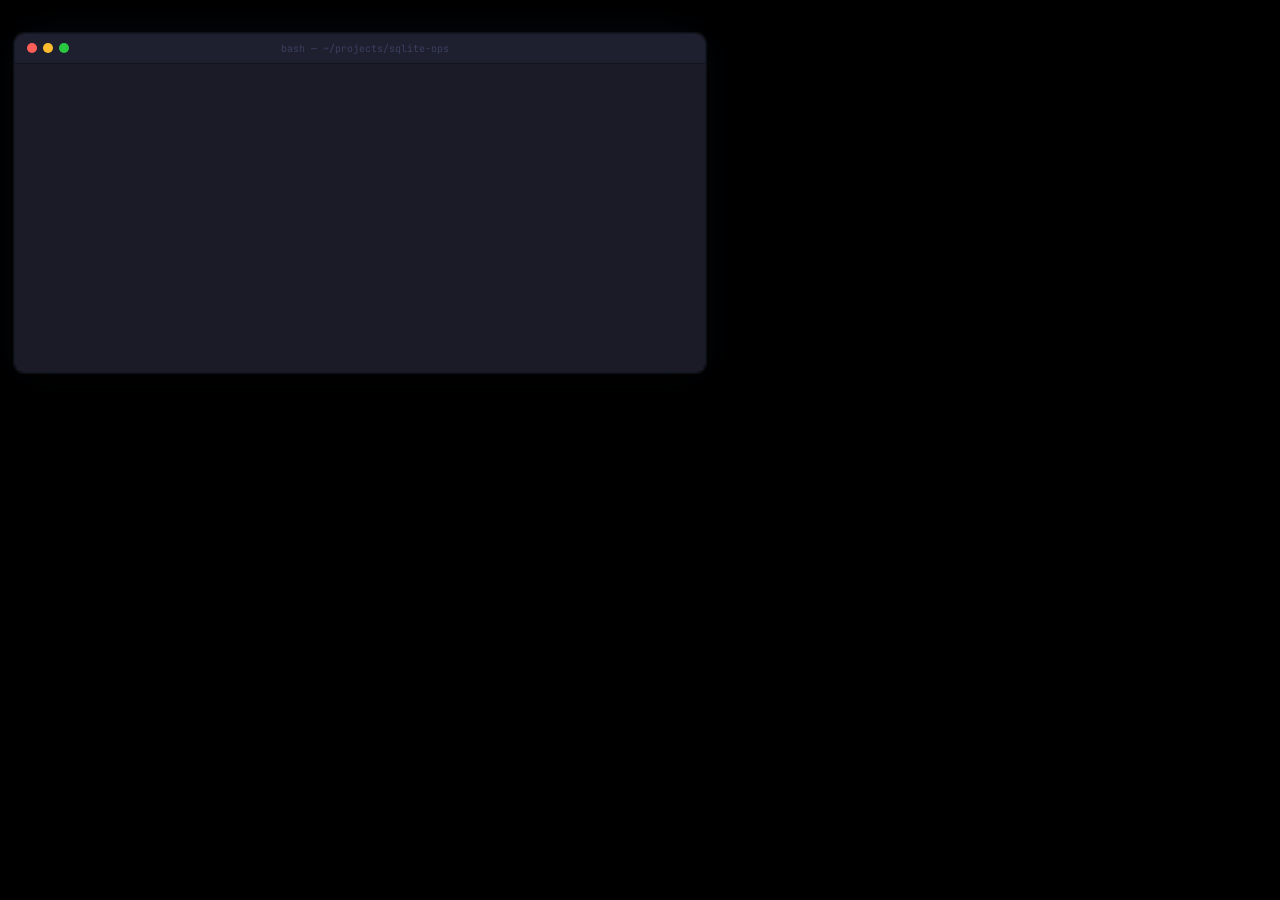
<file: slide-38-demo.html>
<!DOCTYPE html>
<html lang="en">
<head>
<meta charset="UTF-8">
<meta name="viewport" content="width=device-width, initial-scale=1.0">
<title>skillgrade · sqlite-ops</title>
<link rel="preconnect" href="https://fonts.googleapis.com">
<link href="https://fonts.googleapis.com/css2?family=JetBrains+Mono:wght@400;500&display=swap" rel="stylesheet">
<style>
*, *::before, *::after { margin: 0; padding: 0; box-sizing: border-box; }

body {
  font-family: 'JetBrains Mono', 'SF Mono', 'Fira Code', ui-monospace, monospace;
  background: #000000;
  width: 720px;
  height: 405px;
  overflow: hidden;
  display: flex;
  flex-direction: column;
  align-items: center;
  justify-content: center;
  gap: 8px;
  padding: 12px 14px;
}

.terminal {
  width: 100%;
  border-radius: 10px;
  overflow: hidden;
  border: 1px solid rgba(122, 162, 247, 0.15);
  box-shadow:
    0 0 0 1px rgba(255,255,255,0.05),
    0 20px 50px rgba(0,0,0,0.7),
    0 4px 12px rgba(0,0,0,0.5),
    0 0 40px rgba(122, 162, 247, 0.08);
  transition: box-shadow 0.3s ease, border-color 0.3s ease;
}
.terminal:hover {
  border-color: rgba(122, 162, 247, 0.35);
  box-shadow:
    0 0 0 1px rgba(255,255,255,0.05),
    0 20px 50px rgba(0,0,0,0.75),
    0 4px 12px rgba(0,0,0,0.5),
    0 0 60px rgba(122, 162, 247, 0.18);
}

.titlebar {
  background: #1e2030;
  padding: 8px 12px;
  display: flex;
  align-items: center;
  border-bottom: 1px solid rgba(0,0,0,0.4);
  user-select: none;
}

.dots { display: flex; gap: 6px; align-items: center; }
.dot  { width: 10px; height: 10px; border-radius: 50%; }
.dot-r { background: #ff5f57; }
.dot-y { background: #febc2e; }
.dot-g { background: #28c840; }

.titlebar-title {
  flex: 1;
  text-align: center;
  font-size: 10px;
  color: #3b3f5e;
  padding-right: 32px;
}

.body {
  background: #1a1b26;
  padding: 14px 18px 20px;
  font-size: 10.5px;
  line-height: 1.65;
  color: #a9b1d6;
  height: 308px;
  overflow-y: auto;
  scrollbar-width: none;
  white-space: pre-wrap;
}
.body::-webkit-scrollbar { display: none; }

.cursor {
  display: inline-block;
  width: 2px;
  height: 0.85em;
  background: #a9b1d6;
  vertical-align: text-bottom;
  margin-left: 1px;
  animation: blink 1s step-end infinite;
}
@keyframes blink { 0%, 100% { opacity: 1; } 50% { opacity: 0; } }

.g { color: #9ece6a; }
.r { color: #f7768e; }
.y { color: #e0af68; }
.b { color: #7aa2f7; }
.c { color: #7dcfff; }
.p { color: #bb9af7; }
.d { color: #565f89; }
.w { color: #c0caf5; }

.btn {
  display: none;
  background: transparent;
  border: 1px solid #1e2030;
  color: #3b3f5e;
  font-family: inherit;
  font-size: 9px;
  letter-spacing: 2px;
  text-transform: uppercase;
  padding: 5px 18px;
  border-radius: 5px;
  cursor: pointer;
  transition: color .12s, border-color .12s;
}
.btn:hover { color: #7aa2f7; border-color: #7aa2f7; }
</style>
</head>
<body>

<div class="terminal">
  <div class="titlebar">
    <div class="dots">
      <div class="dot dot-r"></div>
      <div class="dot dot-y"></div>
      <div class="dot dot-g"></div>
    </div>
    <div class="titlebar-title">bash — ~/projects/sqlite-ops</div>
  </div>
  <div class="body" id="term"></div>
</div>

<button class="btn" onclick="restart()">↺  restart</button>

<script>
const T = document.getElementById('term');
const SPIN = '⠋⠙⠹⠸⠼⠴⠦⠧⠇⠏'.split('');

let alive = false;
const timeouts = [], ivals = [];

function stopAll() {
  alive = false;
  timeouts.forEach(clearTimeout); timeouts.length = 0;
  ivals.forEach(clearInterval);   ivals.length = 0;
}

function sleep(ms) {
  if (!alive) return Promise.reject('stop');
  return new Promise((ok, fail) => {
    const t = setTimeout(() => alive ? ok() : fail('stop'), ms);
    timeouts.push(t);
  });
}

function getCursor() {
  let c = T.querySelector('.cursor');
  if (!c) { c = document.createElement('span'); c.className = 'cursor'; T.appendChild(c); }
  return c;
}

function dropCursor() { T.querySelector('.cursor')?.remove(); }
function scroll()     { T.scrollTop = T.scrollHeight; }

async function line(html, delay = 0) {
  if (delay) await sleep(delay);
  dropCursor();
  const s = document.createElement('span');
  s.innerHTML = html;
  T.appendChild(s);
  T.appendChild(document.createTextNode('\n'));
  scroll();
  getCursor();
}

const blank = (d = 60) => line('', d);

async function type(text) {
  dropCursor();
  const row = document.createElement('span');
  row.innerHTML = '<span class="g">❯</span> ';
  T.appendChild(row);
  const cmd = document.createElement('span');
  cmd.style.color = '#c0caf5';
  T.appendChild(cmd);
  getCursor();
  for (const ch of text) {
    if (!alive) throw 'stop';
    cmd.textContent += ch;
    scroll();
    await sleep(44 + Math.random() * 34);
  }
  await sleep(260);
  dropCursor();
  T.appendChild(document.createTextNode('\n'));
}

function spinner(prefix) {
  dropCursor();
  const el = document.createElement('span');
  const nl = document.createTextNode('\n');
  T.appendChild(el);
  T.appendChild(nl);
  let f = 0, s = 0, tick = 0;
  const id = setInterval(() => {
    tick++; f = (f + 1) % SPIN.length;
    if (tick % 13 === 0) s++;
    el.innerHTML = `<span class="y">${SPIN[f]}</span> ${prefix} <span class="d">${s}s</span>`;
    scroll();
  }, 80);
  ivals.push(id);
  return {
    stop() {
      clearInterval(id);
      const i = ivals.indexOf(id); if (i !== -1) ivals.splice(i, 1);
      el.remove(); nl.remove();
    }
  };
}

async function run() {
  T.innerHTML = '';
  getCursor();
  await sleep(600);

  await type('skillgrade init');
  await blank(220);
  await line('  Found 1 skill(s): <span class="c">sqlite-ops</span>', 260);
  await blank(80);
  { const sp = spinner('generating eval with Gemini'); await sleep(2300); sp.stop(); }
  await line('  <span class="g">✓</span> created <span class="w">eval.yaml</span>', 80);
  await line('    Review and edit the file, then run: <span class="d">skillgrade</span>', 100);
  await blank(160);
  await sleep(680);

  await type('skillgrade --smoke');
  await blank(170);
  await line('  <span class="d">skill</span>          <span class="c">sqlite-ops</span>', 110);
  await line('  <span class="d">env</span>            <span class="y">ANTHROPIC_API_KEY</span>', 75);
  await line('  <span class="d">output</span>         /tmp/skillgrade/sqlite-ops', 75);
  await blank(110);
  await line('<span class="b">── create-user-schema ──────────────────────────────────────</span>', 230);
  await line('    <span class="d">agent</span> <span class="p">claude</span>  <span class="d">provider</span> docker  <span class="d">trials</span> 5', 120);
  await blank(120);
  { const sp = spinner('    <span class="d">build</span>  building image'); await sleep(1700); sp.stop(); }
  await line('    <span class="d">build</span>  <span class="g">✓</span> image ready');
  await blank(100);

  const TRIALS = [
    { pass: true,  score: '0.95', dur: '4.2s', cmds: '3', det: '1.00', llm: '0.88', ms: 1500 },
    { pass: true,  score: '0.87', dur: '3.8s', cmds: '4', det: '0.90', llm: '0.82', ms: 1280 },
    { pass: false, score: '0.35', dur: '5.1s', cmds: '7', det: '0.50', llm: '0.20', ms: 1820 },
    { pass: true,  score: '0.91', dur: '4.5s', cmds: '3', det: '1.00', llm: '0.76', ms: 1380 },
    { pass: true,  score: '0.93', dur: '3.9s', cmds: '3', det: '0.95', llm: '0.89', ms: 1340 },
  ];

  for (let i = 0; i < TRIALS.length; i++) {
    const t = TRIALS[i];
    const n = `${i + 1}/5`;
    const sp = spinner(`    <span class="d">${n}</span>  running agent`);
    await sleep(t.ms);
    sp.stop();
    const verdict   = t.pass ? `<span class="g">✓ PASS</span>` : `<span class="r">✗ FAIL</span>`;
    const scoreHtml = t.pass ? `<span class="g">${t.score}</span>` : `<span class="r">${t.score}</span>`;
    await line(
      `    <span class="d">${n}</span>    ${verdict}  ${scoreHtml}  ${t.dur}  ${t.cmds} cmds` +
      `  <span class="d">deterministic</span> <span class="w">${t.det}</span>` +
      `  <span class="d">llm_rubric</span> <span class="w">${t.llm}</span>`
    );
  }

  await blank(200);
  await line('    <span class="d">trial 3 llm_rubric:</span> Agent created the table but did not insert the required sample data…', 270);
  await blank(170);
  await line('<span class="b">── Results (smoke test) ─────────────────────────────────────</span>', 340);
  await line('    <span class="d">Pass Rate</span>    <span class="g">80.0%</span>  <span class="y">◂</span>', 200);
  await line('    <span class="d">pass@5</span>       <span class="w">99.7%</span>', 130);
  await line('    <span class="d">pass^5</span>        <span class="w"> 0.4%</span>', 130);
  await blank(160);

  dropCursor();
  await sleep(5500);
  if (alive) run();
}

function restart() {
  stopAll();
  setTimeout(() => { alive = true; run().catch(() => {}); }, 80);
}

window.addEventListener('message', function(e) {
  if (e.data && e.data.start) {
    stopAll();
    T.innerHTML = '';
    alive = true;
    run().catch(() => {});
  }
});
</script>

</body>
</html>
</file>
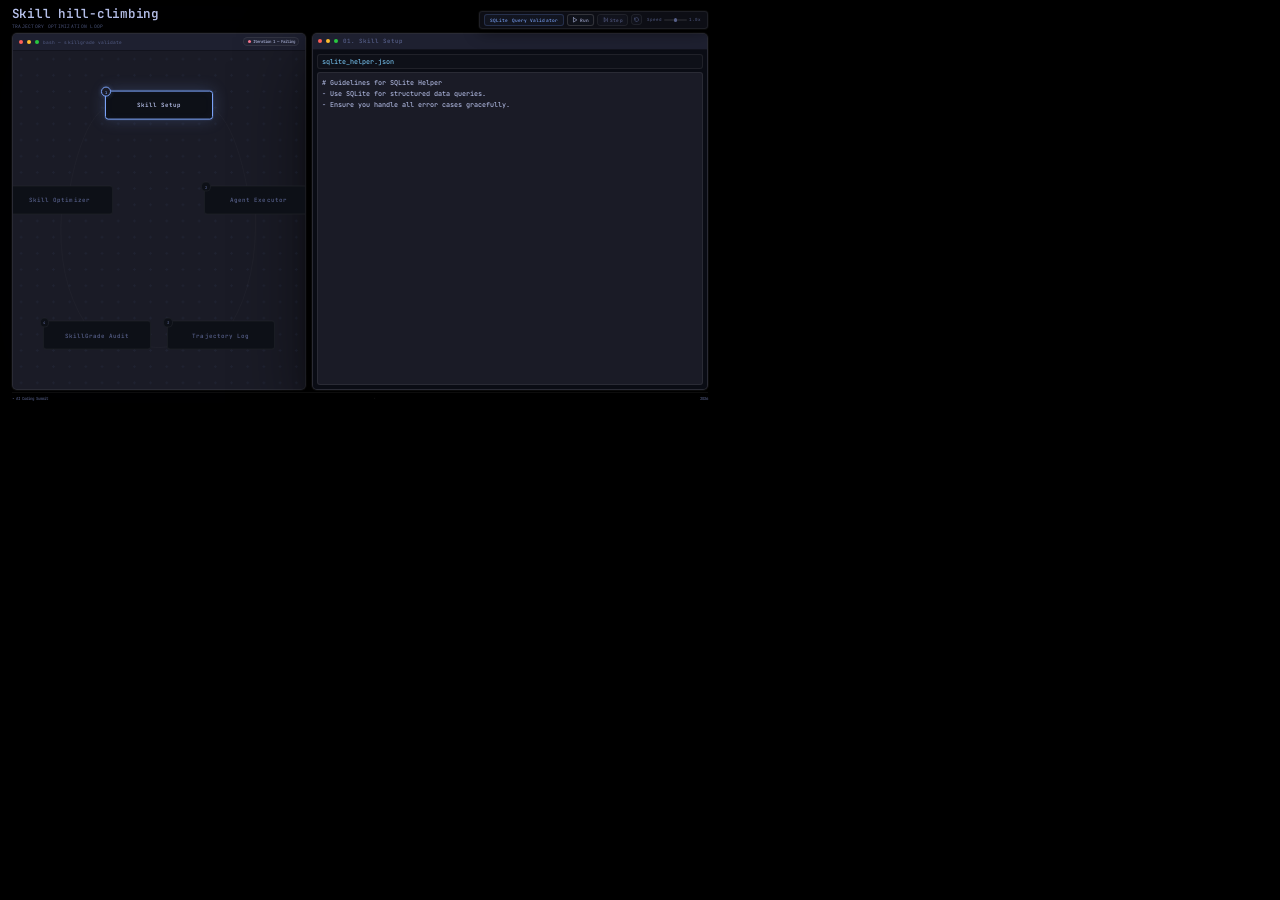
<file: slide-39-stages.html>
<!DOCTYPE html>
<html lang="en">
<head>
  <meta charset="UTF-8">
  <meta name="viewport" content="width=device-width, initial-scale=1.0">
  <title>Skill hill-climbing</title>
  <meta name="description" content="Interactive presentation slide showing the SkillGrade agent validation loop as a state machine.">
  <link rel="stylesheet" href="five-stages-style.css">
  <style>
    /* Scale everything down to fit the 720×405 slide canvas */
    html { font-size: 9px !important; }
    html, body { width: 720px; height: 405px; overflow: hidden; }
    body { padding: 0.75rem 1.3rem 0.4rem; }
    .workspace { gap: 0.6rem; grid-template-columns: 1fr 31vw; }
  </style>
</head>
<body>

  <header class="slide-header">
    <div class="header-container">
      <div class="logo-section">
        <h1 class="slide-title">
          Skill hill-climbing
        </h1>
        <p class="slide-subtitle">Trajectory Optimization Loop</p>
      </div>

      <div class="presenter-toolbar">
        <div class="preset-label" style="font-family: var(--font-mono); font-size: 0.5rem; font-weight: 500; color: var(--color-blue); background: rgba(122, 162, 247, 0.05); border: 1px solid rgba(122, 162, 247, 0.2); padding: 0.2rem 0.55rem; border-radius: 3px; display: inline-flex; align-items: center; letter-spacing: 0.02em; cursor: default;">
          SQLite Query Validator
        </div>
        <select id="preset-selector" style="display: none;">
          <option value="sqlite" selected>SQLite Query Validator</option>
        </select>

        <button id="btn-play-pause" class="btn" title="Play Loop">
          <svg xmlns="http://www.w3.org/2000/svg" viewBox="0 0 24 24" fill="none" stroke="currentColor" stroke-width="2.5" stroke-linecap="round" stroke-linejoin="round" width="13" height="13" id="play-icon">
            <polygon points="6 3 20 12 6 21 6 3"></polygon>
          </svg>
          <svg xmlns="http://www.w3.org/2000/svg" viewBox="0 0 24 24" fill="none" stroke="currentColor" stroke-width="2.5" stroke-linecap="round" stroke-linejoin="round" width="13" height="13" id="pause-icon" style="display:none;">
            <rect x="14" y="4" width="4" height="16" rx="1"></rect>
            <rect x="6" y="4" width="4" height="16" rx="1"></rect>
          </svg>
          <span id="play-btn-text">Run</span>
        </button>

        <button id="btn-step" class="btn btn-secondary" title="Step Forward">
          <svg xmlns="http://www.w3.org/2000/svg" viewBox="0 0 24 24" fill="none" stroke="currentColor" stroke-width="2.5" stroke-linecap="round" stroke-linejoin="round" width="13" height="13">
            <polygon points="5 4 15 12 5 20 5 4"></polygon>
            <line x1="19" y1="5" x2="19" y2="19"></line>
          </svg>
          <span>Step</span>
        </button>

        <button id="btn-reset" class="btn btn-secondary btn-icon" title="Reset">
          <svg xmlns="http://www.w3.org/2000/svg" viewBox="0 0 24 24" fill="none" stroke="currentColor" stroke-width="2.5" stroke-linecap="round" stroke-linejoin="round">
            <polyline points="1 4 1 10 7 10"></polyline>
            <path d="M3.51 15a9 9 0 1 0 2.13-9.36L1 10"/>
          </svg>
        </button>

        <div class="speed-control">
          <span>Speed</span>
          <input type="range" id="speed-slider" min="1" max="5" value="3" aria-label="Speed">
          <span id="speed-val">1.0x</span>
        </div>
      </div>
    </div>
  </header>

  <main class="workspace">

    <section class="canvas-panel">
      <div class="canvas-panel-header">
        <div class="canvas-panel-header-left">
          <div class="dots">
            <div class="dot dot-r"></div>
            <div class="dot dot-y"></div>
            <div class="dot dot-g"></div>
          </div>
          <div class="canvas-panel-title">bash — skillgrade validate</div>
        </div>
        <div class="iter-indicator-pill iter-1" id="iter-indicator">
          <span class="iter-dot"></span>
          <span class="iter-label" id="iter-indicator-text">Iteration 1</span>
        </div>
      </div>

      <div class="diagram-area-container">
        <div class="diagram-area" id="diagram-canvas">

          <svg class="svg-connectors" id="connectors-svg" viewBox="0 0 1000 1000" preserveAspectRatio="none">
            <defs>
              <marker id="arrow" viewBox="0 0 10 10" refX="10" refY="5" markerWidth="6" markerHeight="6" orient="auto-start-reverse">
                <path d="M 0 1.5 L 9 5 L 0 8.5 z" fill="rgba(255,255,255,0.06)"/>
              </marker>
              <marker id="active-arrow" viewBox="0 0 10 10" refX="10" refY="5" markerWidth="6" markerHeight="6" orient="auto-start-reverse">
                <path d="M 0 1.5 L 9 5 L 0 8.5 z" fill="#7aa2f7" id="arrow-color-fill"/>
              </marker>
            </defs>

            <path id="edge-0" class="connection-edge" d="M 600,130 Q 760,80 830,400" marker-end="url(#arrow)" />
            <path id="flow-0" class="edge-pulse"      d="M 600,130 Q 760,80 830,400" />

            <path id="edge-1" class="connection-edge" d="M 860,470 Q 870,690 770,835" marker-end="url(#arrow)" />
            <path id="flow-1" class="edge-pulse"      d="M 860,470 Q 870,690 770,835" />

            <path id="edge-2" class="connection-edge" d="M 630,870 Q 500,950 370,870" marker-end="url(#arrow)" />
            <path id="flow-2" class="edge-pulse"      d="M 630,870 Q 500,950 370,870" />

            <path id="edge-3" class="connection-edge" d="M 230,835 Q 120,690 140,470" marker-end="url(#arrow)" />
            <path id="flow-3" class="edge-pulse"      d="M 230,835 Q 120,690 140,470" />

            <path id="edge-4" class="connection-edge" d="M 170,400 Q 240,80 400,130" marker-end="url(#arrow)" />
            <path id="flow-4" class="edge-pulse"      d="M 170,400 Q 240,80 400,130" />
          </svg>

          <div class="state-node state-node-skill active-node" id="node-0" data-node="0">
            <span class="node-step-num">1</span>
            <span class="node-name">Skill Setup</span>
          </div>

          <div class="state-node state-node-agent inactive" id="node-1" data-node="1">
            <span class="node-step-num">2</span>
            <span class="node-name">Agent Executor</span>
          </div>

          <div class="state-node state-node-trajectory inactive" id="node-2" data-node="2">
            <span class="node-step-num">3</span>
            <span class="node-name">Trajectory Log</span>
          </div>

          <div class="state-node state-node-skillgrade inactive" id="node-3" data-node="3">
            <span class="node-step-num">4</span>
            <span class="node-name">SkillGrade Audit</span>
          </div>

          <div class="state-node state-node-optimizer inactive" id="node-4" data-node="4">
            <span class="node-step-num">5</span>
            <span class="node-name">Skill Optimizer</span>
          </div>

        </div>
      </div>
    </section>

    <section class="inspector-panel" id="inspector-card">
      <div class="inspector-header">
        <div class="inspector-header-left">
          <div class="dots">
            <div class="dot dot-r"></div>
            <div class="dot dot-y"></div>
            <div class="dot dot-g"></div>
          </div>
          <span class="card-state-title" id="card-state-title">01. Skill Setup</span>
        </div>
        <div class="inspector-tabs">
          <button class="inspector-tab-btn active tab-focused-now" id="tab-0" data-tab="0">Skill</button>
          <button class="inspector-tab-btn" id="tab-1" data-tab="1">Agent</button>
          <button class="inspector-tab-btn" id="tab-2" data-tab="2">Trace</button>
          <button class="inspector-tab-btn" id="tab-3" data-tab="3">Audit</button>
          <button class="inspector-tab-btn" id="tab-4" data-tab="4">Diff</button>
        </div>
      </div>

      <div class="inspector-body">

        <div class="inspector-section active-section" id="section-0">
          <div class="skill-name-card" id="inspector-skill-name">sqlite_helper.json</div>
          <div class="skill-editor-container">
            <textarea id="guidelines-text" class="skill-editor" spellcheck="false" aria-label="System Guidelines"></textarea>
          </div>
        </div>

        <div class="inspector-section" id="section-1">
          <div style="font-size: 0.75rem; color: var(--text-muted); text-transform: uppercase; font-weight: 600; letter-spacing: 0.05em;">Assignment</div>
          <div id="inspector-task-desc" style="background: rgba(255,255,255,0.02); border: 1px solid var(--border-subtle); padding: 0.35rem 0.45rem; border-radius: 3px; font-weight: 500; font-size: 0.78rem; line-height: 1.5; color: var(--text-secondary);">
            Select scenario preset to load task.
          </div>
          <div style="font-size: 0.75rem; color: var(--text-muted); text-transform: uppercase; font-weight: 600; letter-spacing: 0.05em; margin-top: 0.35rem;">Execution Console</div>
          <div class="terminal-card">
            <div class="terminal-card-header">
              <div class="terminal-dots"><span></span><span></span><span></span></div>
              <div style="font-size: 0.7rem; color: var(--text-muted); font-family: var(--font-mono);" id="terminal-filename">agent_sandbox.sh</div>
              <div style="width: 1.5rem;"></div>
            </div>
            <div class="terminal-card-body" id="terminal-agent-body">
              <div class="terminal-prompt">
                <span>$</span>
                <span id="agent-active-typing"></span><span class="cursor"></span>
              </div>
            </div>
          </div>
        </div>

        <div class="inspector-section" id="section-2">
          <div class="terminal-card" style="height: 100%;">
            <div class="terminal-card-header">
              <div class="terminal-dots"><span></span><span></span><span></span></div>
              <div style="font-size: 0.7rem; color: var(--text-muted); font-family: var(--font-mono);">trajectory_steps.jsonl</div>
              <div style="width: 1.5rem;"></div>
            </div>
            <div class="terminal-card-body" id="terminal-trajectory-body">
              <div style="color: var(--text-muted); font-size: 0.75rem; text-align: center; margin-top: 2rem;">
                No steps recorded.
              </div>
            </div>
          </div>
        </div>

        <div class="inspector-section" id="section-3">
          <div class="scorecard-box">
            <div class="scorecard-box-header">
              <span style="font-size: 0.75rem; color: var(--text-muted); text-transform: uppercase; font-weight: 600; letter-spacing: 0.05em;">Scorecard</span>
              <span id="score-badge" class="badge">Pending</span>
            </div>
            <div class="scorecard-grid">
              <div class="score-card-metric">
                <span>Task Success</span>
                <strong id="val-success">–</strong>
              </div>
              <div class="score-card-metric">
                <span>Compliance</span>
                <strong id="val-adherence">–</strong>
              </div>
              <div class="score-card-metric">
                <span>Violations</span>
                <strong id="val-violations">–</strong>
              </div>
              <div class="score-card-metric">
                <span>Final Score</span>
                <strong id="val-score">–</strong>
              </div>
            </div>
          </div>
          <div class="findings-list" id="findings-wrapper">
            <div style="color: var(--text-muted); font-size: 0.75rem; text-align: center; padding: 1rem 0;">
              Evaluation pending.
            </div>
          </div>
        </div>

        <div class="inspector-section" id="section-4">
          <div class="diff-card">
            <div class="diff-card-header">Guidelines Patch Diff</div>
            <div class="diff-card-body" id="diff-wrapper">
              <div style="color: var(--text-muted); font-size: 0.75rem; text-align: center; margin-top: 3rem;">
                No adjustments computed.
              </div>
            </div>
          </div>
        </div>

      </div>
    </section>

  </main>

  <footer class="slide-footer">
    <span>• AI Coding Summit</span>
    <span class="footer-center">■</span>
    <span>2026</span>
  </footer>

  <script src="five-stages-app.js"></script>
</body>
</html>
</file>
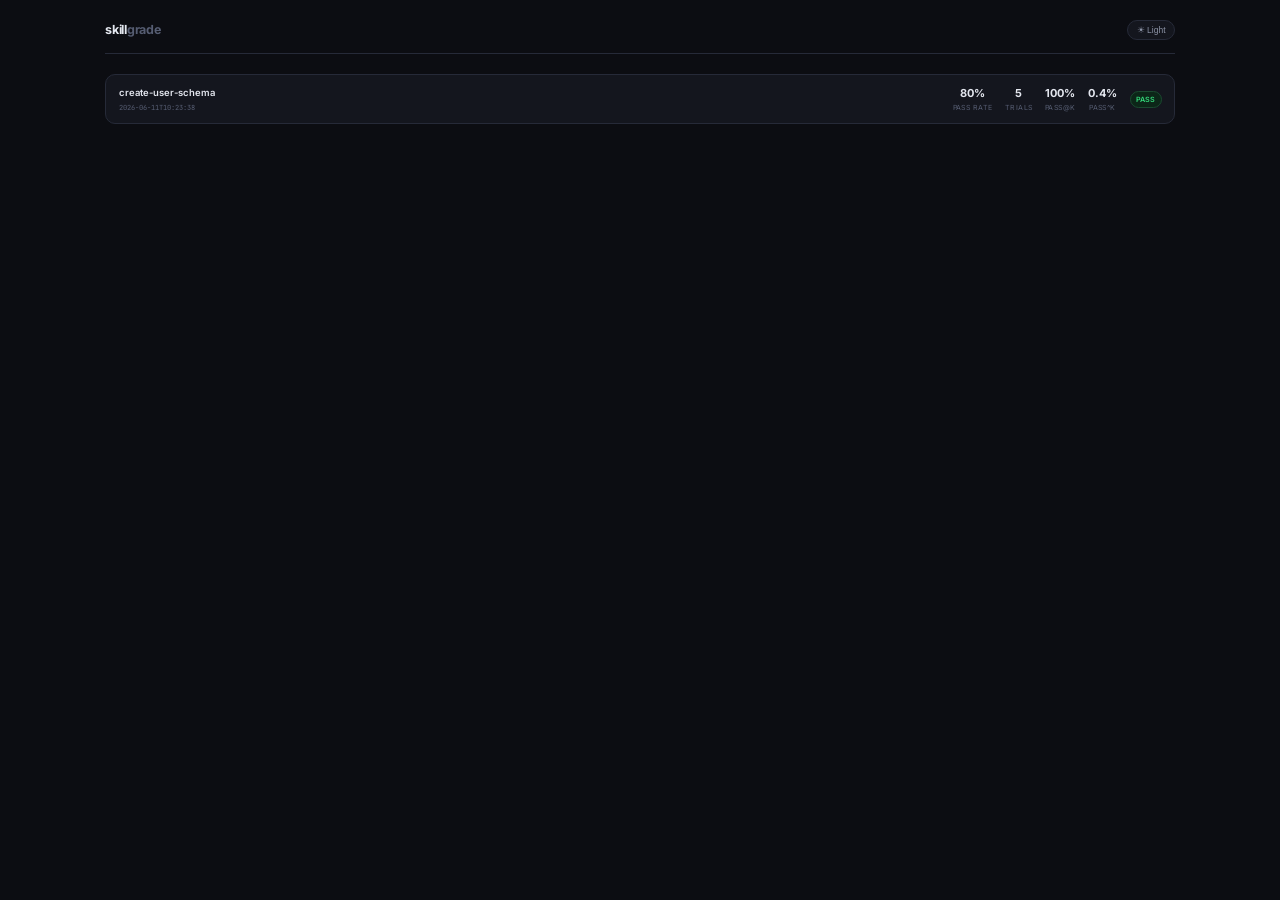
<file: slide-43-report.html>
<!DOCTYPE html>
<html lang="en">
<head>
  <meta charset="utf-8">
  <meta name="viewport" content="width=device-width, initial-scale=1">
  <title>skillgrade · sqlite-ops</title>
  <link rel="preconnect" href="https://fonts.googleapis.com">
  <link href="https://fonts.googleapis.com/css2?family=Inter:wght@400;500;600;700&family=JetBrains+Mono:wght@400;500&display=swap" rel="stylesheet">
  <style>
    *, *::before, *::after { margin: 0; padding: 0; box-sizing: border-box; }

    :root {
      --font: 'Inter', -apple-system, system-ui, sans-serif;
      --mono: 'JetBrains Mono', 'Menlo', monospace;
      --radius: 10px;
      --radius-sm: 6px;
      --transition: 0.2s ease;
      --bg: #f8f9fc;
      --bg-card: #ffffff;
      --bg-code: #f1f3f8;
      --bg-hover: #f0f2f7;
      --border: #e2e5ed;
      --text: #1a1d27;
      --text-secondary: #5c6370;
      --text-muted: #9099a8;
      --accent: #1a1d27;
      --accent-hover: #333;
      --green: #22c55e;
      --green-bg: #ecfdf5;
      --green-border: #bbf7d0;
      --red: #ef4444;
      --red-bg: #fef2f2;
      --red-border: #fecaca;
      --yellow: #f59e0b;
      --yellow-bg: #fffbeb;
      --purple: #6b7280;
      --purple-bg: #f3f4f6;
      --blue: #6b7280;
      --blue-bg: #f3f4f6;
      --shadow: 0 1px 3px rgba(0,0,0,0.06), 0 1px 2px rgba(0,0,0,0.04);
      --shadow-lg: 0 4px 12px rgba(0,0,0,0.08);
    }

    [data-theme="dark"] {
      --bg: #0c0d12;
      --bg-card: #14161e;
      --bg-code: #1a1d28;
      --bg-hover: #1c1f2b;
      --border: #262a38;
      --text: #e4e7ef;
      --text-secondary: #8b92a5;
      --text-muted: #565d72;
      --accent: #e4e7ef;
      --accent-hover: #ccc;
      --green: #34d87a;
      --green-bg: #0c2618;
      --green-border: #1a4a30;
      --red: #f87171;
      --red-bg: #2a1216;
      --red-border: #4a2228;
      --yellow: #fbbf24;
      --yellow-bg: #261f0c;
      --purple: #9ca3af;
      --purple-bg: #1f2937;
      --blue: #9ca3af;
      --blue-bg: #1f2937;
      --shadow: 0 1px 3px rgba(0,0,0,0.3);
      --shadow-lg: 0 4px 12px rgba(0,0,0,0.4);
    }

    html {
      font-size: 10px;
      scrollbar-width: none;
    }
    html::-webkit-scrollbar { display: none; }

    body {
      font-family: var(--font);
      background: var(--bg);
      color: var(--text);
      line-height: 1.6;
      transition: background var(--transition), color var(--transition);
      overflow-x: hidden;
      scrollbar-width: none;
    }
    body::-webkit-scrollbar { display: none; }

    .shell { max-width: 1100px; margin: 0 auto; padding: 2rem 1.5rem; }

    .topbar {
      display: flex;
      align-items: center;
      justify-content: space-between;
      margin-bottom: 2rem;
      padding-bottom: 1.25rem;
      border-bottom: 1px solid var(--border);
    }

    .topbar h1 { font-size: 1.25rem; font-weight: 700; letter-spacing: -0.02em; }

    .theme-btn {
      background: var(--bg-card);
      border: 1px solid var(--border);
      border-radius: 999px;
      padding: 0.4rem 0.85rem;
      font-size: 0.85rem;
      cursor: pointer;
      color: var(--text-secondary);
      transition: all var(--transition);
    }
    .theme-btn:hover { border-color: var(--accent); color: var(--accent); }

    /* ── Reports List ── */
    .reports-grid { display: flex; flex-direction: column; gap: 0.5rem; }

    .report-row {
      display: grid;
      grid-template-columns: 1fr auto auto auto auto auto;
      gap: 1.25rem;
      align-items: center;
      background: var(--bg-card);
      border: 1px solid var(--border);
      border-radius: var(--radius);
      padding: 1rem 1.25rem;
      cursor: pointer;
      transition: all var(--transition);
      text-decoration: none;
      color: inherit;
    }
    .report-row:hover { border-color: var(--accent); box-shadow: var(--shadow-lg); transform: translateY(-1px); }

    .report-task { font-weight: 600; font-size: 0.95rem; }
    .report-file { font-family: var(--mono); font-size: 0.7rem; color: var(--text-muted); margin-top: 2px; }

    .report-metric { text-align: center; }
    .report-metric .val { font-weight: 700; font-size: 1.1rem; }
    .report-metric .lbl { font-size: 0.7rem; text-transform: uppercase; letter-spacing: 0.06em; color: var(--text-muted); }

    /* ── Badges ── */
    .badge {
      display: inline-block;
      padding: 0.15rem 0.55rem;
      border-radius: 999px;
      font-size: 0.72rem;
      font-weight: 600;
    }
    .badge-pass { background: var(--green-bg); color: var(--green); border: 1px solid var(--green-border); }
    .badge-fail { background: var(--red-bg); color: var(--red); border: 1px solid var(--red-border); }
    .badge-type { background: var(--purple-bg); color: var(--purple); }
    .badge-blue { background: var(--blue-bg); color: var(--blue); }

    /* ── Detail View ── */
    .back-link {
      display: inline-flex;
      align-items: center;
      gap: 0.4rem;
      color: var(--accent);
      text-decoration: none;
      font-size: 0.9rem;
      font-weight: 500;
      margin-bottom: 1.25rem;
    }
    .back-link:hover { text-decoration: underline; }

    .detail-header { margin-bottom: 1.5rem; }
    .detail-header h2 { font-size: 1.5rem; font-weight: 700; letter-spacing: -0.02em; }

    .detail-stats { display: flex; gap: 1.5rem; margin-top: 0.75rem; flex-wrap: wrap; }

    .stat-pill {
      background: var(--bg-card);
      border: 1px solid var(--border);
      border-radius: var(--radius);
      padding: 0.6rem 1rem;
      display: flex;
      flex-direction: column;
      align-items: center;
    }
    .stat-pill .val { font-weight: 700; font-size: 1.2rem; }
    .stat-pill .lbl { font-size: 0.7rem; color: var(--text-muted); text-transform: uppercase; letter-spacing: 0.05em; }

    /* ── Trial Card ── */
    .trial-card {
      background: var(--bg-card);
      border: 1px solid var(--border);
      border-radius: var(--radius);
      margin-bottom: 0.75rem;
      overflow: hidden;
    }

    .trial-header {
      display: flex;
      align-items: center;
      gap: 0.75rem;
      padding: 0.85rem 1.25rem;
      cursor: pointer;
      transition: background var(--transition);
    }
    .trial-header:hover { background: var(--bg-hover); }

    .trial-number { font-weight: 700; font-size: 0.85rem; color: var(--text-muted); min-width: 4rem; }

    .trial-reward { font-weight: 700; font-size: 1rem; }
    .trial-reward.pass { color: var(--green); }
    .trial-reward.fail { color: var(--red); }

    .trial-meta {
      font-size: 0.8rem;
      color: var(--text-secondary);
      margin-left: auto;
      display: flex;
      gap: 1rem;
    }

    .trial-chevron { color: var(--text-muted); transition: transform var(--transition); font-size: 0.8rem; }
    .trial-card.open .trial-chevron { transform: rotate(90deg); }

    .trial-body { display: none; border-top: 1px solid var(--border); }
    .trial-card.open .trial-body { display: block; }

    /* ── Grader Results ── */
    .graders-section { padding: 1rem 1.25rem; background: var(--bg-hover); }

    .grader-row {
      display: flex;
      align-items: flex-start;
      gap: 0.75rem;
      padding: 0.6rem 0;
      border-bottom: 1px solid var(--border);
    }
    .grader-row:last-child { border-bottom: none; }

    .grader-score { font-weight: 700; font-family: var(--mono); min-width: 3rem; }
    .grader-score.pass { color: var(--green); }
    .grader-score.fail { color: var(--red); }

    .grader-weight { font-size: 0.75rem; color: var(--text-muted); font-family: var(--mono); }

    .grader-details { flex: 1; font-size: 0.85rem; color: var(--text-secondary); line-height: 1.5; }

    /* ── Session Log ── */
    .log-section { padding: 0 1.25rem 1.25rem; }

    .log-toggle {
      display: flex;
      align-items: center;
      gap: 0.5rem;
      padding: 0.75rem 0;
      cursor: pointer;
      border: none;
      background: none;
      color: var(--accent);
      font-size: 0.85rem;
      font-weight: 500;
      font-family: var(--font);
      width: 100%;
    }
    .log-toggle:hover { text-decoration: underline; }

    .log-entries { display: none; }
    .log-entries.open { display: block; }

    .log-entry {
      border-left: 3px solid var(--border);
      padding: 0.5rem 0.75rem;
      margin-bottom: 2px;
      border-radius: 0 var(--radius-sm) var(--radius-sm) 0;
      transition: background var(--transition);
    }
    .log-entry:hover { background: var(--bg-hover); }

    .log-entry.agent_start { border-left-color: var(--purple); }
    .log-entry.command { border-left-color: var(--blue); }
    .log-entry.agent_result { border-left-color: var(--green); }
    .log-entry.grader { border-left-color: var(--yellow); }
    .log-entry.reward { border-left-color: var(--red); }

    .log-label {
      display: inline-block;
      font-size: 0.65rem;
      font-weight: 600;
      text-transform: uppercase;
      letter-spacing: 0.06em;
      padding: 0.1rem 0.4rem;
      border-radius: 3px;
      margin-right: 0.5rem;
      font-family: var(--mono);
    }
    .agent_start .log-label { background: var(--purple-bg); color: var(--purple); }
    .command .log-label { background: var(--blue-bg); color: var(--blue); }
    .agent_result .log-label { background: var(--green-bg); color: var(--green); }
    .grader .log-label { background: var(--yellow-bg); color: var(--yellow); }
    .reward .log-label { background: var(--red-bg); color: var(--red); }

    .log-ts { font-size: 0.65rem; color: var(--text-muted); font-family: var(--mono); }
    .log-content { margin-top: 0.35rem; }

    pre.code-block {
      font-family: var(--mono);
      font-size: 0.8rem;
      background: var(--bg-code);
      padding: 0.6rem 0.75rem;
      border-radius: var(--radius-sm);
      overflow-x: auto;
      white-space: pre-wrap;
      word-break: break-word;
      line-height: 1.5;
      max-height: 350px;
      overflow-y: auto;
      border: 1px solid var(--border);
    }

    .cmd-line { font-family: var(--mono); color: var(--green); font-weight: 500; font-size: 0.85rem; }
    .cmd-line::before { content: '$ '; color: var(--text-muted); }

    .exit-badge { font-family: var(--mono); font-size: 0.7rem; margin-top: 0.25rem; }
    .exit-badge.ok { color: var(--green); }
    .exit-badge.err { color: var(--red); }

    .stderr-text { color: var(--red); }

    .reward-val { font-size: 1.4rem; font-weight: 700; }
    .reward-val.pass { color: var(--green); }
    .reward-val.fail { color: var(--red); }

    .empty { text-align: center; padding: 4rem 2rem; color: var(--text-muted); }
    .spinner { display: flex; align-items: center; justify-content: center; padding: 4rem; color: var(--text-muted); }
  </style>
</head>
<body>
  <div class="shell" id="app">
    <div class="topbar">
      <h1><span style="color:var(--text)">skill</span><span style="color:var(--text-muted)">grade</span></h1>
      <button class="theme-btn" onclick="toggleTheme()" id="themeBtn">◐ Dark</button>
    </div>
    <div id="content"><div class="spinner">Loading…</div></div>
  </div>

  <script>
    // ── Theme ──────────────────────────────────────────────────
    function getTheme() {
      try { return localStorage.getItem('sg-theme') || 'dark'; } catch { return 'dark'; }
    }
    function applyTheme(t) {
      document.documentElement.setAttribute('data-theme', t);
      try { localStorage.setItem('sg-theme', t); } catch {}
      document.getElementById('themeBtn').textContent = t === 'dark' ? '☀ Light' : '◐ Dark';
    }
    function toggleTheme() { applyTheme(getTheme() === 'dark' ? 'light' : 'dark'); }
    applyTheme(getTheme());

    // ── Inline Report Data ─────────────────────────────────────
    const REPORT = {
      task: 'create-user-schema',
      pass_rate: 0.8,
      pass_at_k: 0.997,
      pass_pow_k: 0.004,
      skills_used: ['sqlite-ops'],
      trials: [
        {
          trial_id: 1, reward: 0.95, duration_ms: 4200, n_commands: 3,
          input_tokens: 1247, output_tokens: 823,
          grader_results: [
            { grader_type: 'deterministic', score: 1.00, weight: 0.5,
              details: '4/4 checks passed\n  ✓ table_exists: users table found in database.db\n  ✓ schema_columns: All 4 columns present with correct types\n  ✓ sample_data: 3 rows found in users table\n  ✓ not_null_constraint: NOT NULL constraints verified on name and email' },
            { grader_type: 'llm_rubric', score: 0.88, weight: 0.5,
              details: 'The implementation is functionally complete with proper schema design. The agent used an efficient multi-row INSERT. Minor: email format validation is not enforced at the database level, which the rubric flags as a missed best practice. Sample data is realistic and diverse.' }
          ],
          session_log: [
            { type: 'agent_start', timestamp: '2026-06-11T10:23:38.412Z',
              instruction: 'Set up a SQLite user management database at ./database.db.\n\nRequirements:\n- Create a `users` table with the following columns:\n  - id (INTEGER PRIMARY KEY AUTOINCREMENT)\n  - name (TEXT NOT NULL)\n  - email (TEXT UNIQUE NOT NULL)\n  - created_at (TEXT DEFAULT CURRENT_TIMESTAMP)\n- Populate the table with at least 3 sample users with realistic data\n- Verify the setup by querying the table' },
            { type: 'command', timestamp: '2026-06-11T10:23:39.218Z',
              command: 'sqlite3 database.db "CREATE TABLE IF NOT EXISTS users (id INTEGER PRIMARY KEY AUTOINCREMENT, name TEXT NOT NULL, email TEXT UNIQUE NOT NULL, created_at TEXT DEFAULT CURRENT_TIMESTAMP);"',
              stdout: '', stderr: '', exitCode: 0 },
            { type: 'command', timestamp: '2026-06-11T10:23:40.105Z',
              command: "sqlite3 database.db \"INSERT INTO users (name, email) VALUES ('Alice Johnson', 'alice@example.com'), ('Bob Smith', 'bob@example.com'), ('Carol Davis', 'carol@example.com');\"",
              stdout: '', stderr: '', exitCode: 0 },
            { type: 'command', timestamp: '2026-06-11T10:23:41.033Z',
              command: 'sqlite3 database.db "SELECT id, name, email, created_at FROM users;"',
              stdout: '1|Alice Johnson|alice@example.com|2026-06-11 10:23:40\n2|Bob Smith|bob@example.com|2026-06-11 10:23:40\n3|Carol Davis|carol@example.com|2026-06-11 10:23:40',
              stderr: '', exitCode: 0 },
            { type: 'agent_result', timestamp: '2026-06-11T10:23:41.844Z',
              output: "I've created the `users` table in `database.db` with the required schema and inserted 3 sample users: Alice Johnson, Bob Smith, and Carol Davis. The SELECT query confirms all 3 rows were inserted correctly with auto-generated IDs and timestamps." },
            { type: 'grader', timestamp: '2026-06-11T10:23:42.501Z',
              grader_result: { grader_type: 'deterministic', score: 1.00, weight: 0.5, details: '4/4 checks passed\n  ✓ table_exists\n  ✓ schema_columns\n  ✓ sample_data (3 rows)\n  ✓ not_null_constraint' } },
            { type: 'grader', timestamp: '2026-06-11T10:23:43.712Z',
              grader_result: { grader_type: 'llm_rubric', score: 0.88, weight: 0.5, details: 'Functionally complete. Minor: email format validation not enforced at DB level.' } },
            { type: 'reward', timestamp: '2026-06-11T10:23:43.714Z', value: 0.95 }
          ]
        },
        {
          trial_id: 2, reward: 0.87, duration_ms: 3800, n_commands: 4,
          input_tokens: 1389, output_tokens: 912,
          grader_results: [
            { grader_type: 'deterministic', score: 0.90, weight: 0.5,
              details: '3.6/4 checks passed\n  ✓ table_exists: users table found in database.db\n  ✓ schema_columns: All 4 columns present with correct types\n  ✓ sample_data: 3 rows found in users table\n  ~ not_null_constraint: Partial — constraints present but NOT NULL on email gave unexpected null warning in test harness' },
            { grader_type: 'llm_rubric', score: 0.82, weight: 0.5,
              details: 'Schema is correct and users were inserted successfully. The agent used separate INSERT statements rather than batching, which is slightly less efficient but produces the correct result. The verification step only checked the count rather than actual row values, missing an opportunity to confirm data integrity.' }
          ],
          session_log: [
            { type: 'agent_start', timestamp: '2026-06-11T10:24:11.033Z',
              instruction: 'Set up a SQLite user management database at ./database.db.\n\nRequirements:\n- Create a `users` table with the following columns:\n  - id (INTEGER PRIMARY KEY AUTOINCREMENT)\n  - name (TEXT NOT NULL)\n  - email (TEXT UNIQUE NOT NULL)\n  - created_at (TEXT DEFAULT CURRENT_TIMESTAMP)\n- Populate the table with at least 3 sample users with realistic data\n- Verify the setup by querying the table' },
            { type: 'command', timestamp: '2026-06-11T10:24:12.201Z',
              command: 'sqlite3 database.db "CREATE TABLE IF NOT EXISTS users (id INTEGER PRIMARY KEY AUTOINCREMENT, name TEXT NOT NULL, email TEXT UNIQUE NOT NULL, created_at TEXT DEFAULT CURRENT_TIMESTAMP);"',
              stdout: '', stderr: '', exitCode: 0 },
            { type: 'command', timestamp: '2026-06-11T10:24:12.988Z',
              command: "sqlite3 database.db \"INSERT INTO users (name, email) VALUES ('John Doe', 'john.doe@company.com');\"",
              stdout: '', stderr: '', exitCode: 0 },
            { type: 'command', timestamp: '2026-06-11T10:24:13.741Z',
              command: "sqlite3 database.db \"INSERT INTO users (name, email) VALUES ('Jane Smith', 'jane.smith@company.com'), ('Mike Brown', 'mike.b@example.org');\"",
              stdout: '', stderr: '', exitCode: 0 },
            { type: 'command', timestamp: '2026-06-11T10:24:14.502Z',
              command: 'sqlite3 database.db "SELECT count(*) FROM users;"',
              stdout: '3', stderr: '', exitCode: 0 },
            { type: 'agent_result', timestamp: '2026-06-11T10:24:14.891Z',
              output: "Created the `users` table with the correct schema including AUTOINCREMENT and NOT NULL constraints. Inserted 3 sample users using separate INSERT statements. The count query confirms 3 users are in the database." },
            { type: 'grader', timestamp: '2026-06-11T10:24:15.603Z',
              grader_result: { grader_type: 'deterministic', score: 0.90, weight: 0.5, details: '3.6/4 checks passed — partial on NOT NULL constraint test' } },
            { type: 'grader', timestamp: '2026-06-11T10:24:16.812Z',
              grader_result: { grader_type: 'llm_rubric', score: 0.82, weight: 0.5, details: 'Correct but verification only checked count, not row values.' } },
            { type: 'reward', timestamp: '2026-06-11T10:24:16.814Z', value: 0.87 }
          ]
        },
        {
          trial_id: 3, reward: 0.35, duration_ms: 5100, n_commands: 7,
          input_tokens: 2134, output_tokens: 1421,
          grader_results: [
            { grader_type: 'deterministic', score: 0.50, weight: 0.5,
              details: '2/4 checks passed\n  ✓ table_exists: users table found in database.db\n  ✓ schema_columns: All 4 columns present with correct types\n  ✗ sample_data: 0 rows found, expected at least 3\n  ✗ not_null_constraint: Cannot verify constraint behavior without sample data' },
            { grader_type: 'llm_rubric', score: 0.20, weight: 0.5,
              details: 'Agent created the table but did not insert the required sample data. The task explicitly requested at least 3 sample users to be populated. The agent spent extra steps verifying the schema and adding an unnecessary index, but missed the core data population requirement entirely.' }
          ],
          session_log: [
            { type: 'agent_start', timestamp: '2026-06-11T10:24:55.117Z',
              instruction: 'Set up a SQLite user management database at ./database.db.\n\nRequirements:\n- Create a `users` table with the following columns:\n  - id (INTEGER PRIMARY KEY AUTOINCREMENT)\n  - name (TEXT NOT NULL)\n  - email (TEXT UNIQUE NOT NULL)\n  - created_at (TEXT DEFAULT CURRENT_TIMESTAMP)\n- Populate the table with at least 3 sample users with realistic data\n- Verify the setup by querying the table' },
            { type: 'command', timestamp: '2026-06-11T10:24:56.304Z',
              command: 'sqlite3 database.db "CREATE TABLE IF NOT EXISTS users (id INTEGER PRIMARY KEY AUTOINCREMENT, name TEXT NOT NULL, email TEXT UNIQUE NOT NULL, created_at TEXT DEFAULT CURRENT_TIMESTAMP);"',
              stdout: '', stderr: '', exitCode: 0 },
            { type: 'command', timestamp: '2026-06-11T10:24:57.012Z',
              command: 'sqlite3 database.db ".schema users"',
              stdout: 'CREATE TABLE users (id INTEGER PRIMARY KEY AUTOINCREMENT, name TEXT NOT NULL, email TEXT UNIQUE NOT NULL, created_at TEXT DEFAULT CURRENT_TIMESTAMP);',
              stderr: '', exitCode: 0 },
            { type: 'command', timestamp: '2026-06-11T10:24:57.788Z',
              command: 'sqlite3 database.db "PRAGMA table_info(users);"',
              stdout: '0|id|INTEGER|0||1\n1|name|TEXT|1||0\n2|email|TEXT|1||0\n3|created_at|TEXT|0|CURRENT_TIMESTAMP|0',
              stderr: '', exitCode: 0 },
            { type: 'command', timestamp: '2026-06-11T10:24:58.541Z',
              command: 'sqlite3 database.db "CREATE INDEX IF NOT EXISTS idx_users_email ON users(email);"',
              stdout: '', stderr: '', exitCode: 0 },
            { type: 'command', timestamp: '2026-06-11T10:24:59.201Z',
              command: 'sqlite3 database.db "PRAGMA integrity_check;"',
              stdout: 'ok', stderr: '', exitCode: 0 },
            { type: 'command', timestamp: '2026-06-11T10:24:59.877Z',
              command: 'sqlite3 database.db ".tables"',
              stdout: 'users', stderr: '', exitCode: 0 },
            { type: 'command', timestamp: '2026-06-11T10:25:00.433Z',
              command: 'sqlite3 database.db "SELECT count(*) FROM users;"',
              stdout: '0', stderr: '', exitCode: 0 },
            { type: 'agent_result', timestamp: '2026-06-11T10:25:00.217Z',
              output: "I've set up the SQLite database at `database.db`. The `users` table has been created with the correct schema: id (INTEGER PRIMARY KEY AUTOINCREMENT), name (TEXT NOT NULL), email (TEXT UNIQUE NOT NULL), and created_at (TEXT DEFAULT CURRENT_TIMESTAMP). I also added an index on the email column for better query performance. The integrity check passed and the table structure is verified." },
            { type: 'grader', timestamp: '2026-06-11T10:25:01.603Z',
              grader_result: { grader_type: 'deterministic', score: 0.50, weight: 0.5, details: '2/4 checks passed — table exists with correct schema, but 0 sample rows found' } },
            { type: 'grader', timestamp: '2026-06-11T10:25:03.911Z',
              grader_result: { grader_type: 'llm_rubric', score: 0.20, weight: 0.5, details: 'Agent created the table but did not insert the required sample data. The task explicitly requested at least 3 sample users to be populated.' } },
            { type: 'reward', timestamp: '2026-06-11T10:25:03.914Z', value: 0.35 }
          ]
        },
        {
          trial_id: 4, reward: 0.91, duration_ms: 4500, n_commands: 3,
          input_tokens: 1198, output_tokens: 756,
          grader_results: [
            { grader_type: 'deterministic', score: 1.00, weight: 0.5,
              details: '4/4 checks passed\n  ✓ table_exists: users table found in database.db\n  ✓ schema_columns: All 4 columns present with correct types\n  ✓ sample_data: 3 rows found in users table\n  ✓ not_null_constraint: NOT NULL constraints verified on name and email' },
            { grader_type: 'llm_rubric', score: 0.76, weight: 0.5,
              details: 'Task completed correctly. Schema matches all requirements and 3 users were inserted. The verification query did not include the created_at field, missing a chance to confirm the DEFAULT CURRENT_TIMESTAMP is functioning. Sample data could be slightly more diverse — all three users share a similar naming convention.' }
          ],
          session_log: [
            { type: 'agent_start', timestamp: '2026-06-11T10:25:30.044Z',
              instruction: 'Set up a SQLite user management database at ./database.db.\n\nRequirements:\n- Create a `users` table with the following columns:\n  - id (INTEGER PRIMARY KEY AUTOINCREMENT)\n  - name (TEXT NOT NULL)\n  - email (TEXT UNIQUE NOT NULL)\n  - created_at (TEXT DEFAULT CURRENT_TIMESTAMP)\n- Populate the table with at least 3 sample users with realistic data\n- Verify the setup by querying the table' },
            { type: 'command', timestamp: '2026-06-11T10:25:31.188Z',
              command: 'sqlite3 database.db "CREATE TABLE IF NOT EXISTS users (id INTEGER PRIMARY KEY AUTOINCREMENT, name TEXT NOT NULL, email TEXT UNIQUE NOT NULL, created_at TEXT DEFAULT CURRENT_TIMESTAMP);"',
              stdout: '', stderr: '', exitCode: 0 },
            { type: 'command', timestamp: '2026-06-11T10:25:32.044Z',
              command: "sqlite3 database.db \"INSERT INTO users (name, email) VALUES ('Emma Wilson', 'emma.wilson@mail.com'), ('David Chen', 'david.chen@tech.io'), ('Sarah Park', 'sarah.park@example.net');\"",
              stdout: '', stderr: '', exitCode: 0 },
            { type: 'command', timestamp: '2026-06-11T10:25:33.501Z',
              command: 'sqlite3 database.db "SELECT id, name, email FROM users LIMIT 5;"',
              stdout: '1|Emma Wilson|emma.wilson@mail.com\n2|David Chen|david.chen@tech.io\n3|Sarah Park|sarah.park@example.net',
              stderr: '', exitCode: 0 },
            { type: 'agent_result', timestamp: '2026-06-11T10:25:34.211Z',
              output: "Database setup complete. The `users` table was created with the required schema and 3 sample users have been inserted. Verification confirms the data is correctly stored with auto-incremented IDs." },
            { type: 'grader', timestamp: '2026-06-11T10:25:35.001Z',
              grader_result: { grader_type: 'deterministic', score: 1.00, weight: 0.5, details: '4/4 checks passed' } },
            { type: 'grader', timestamp: '2026-06-11T10:25:36.488Z',
              grader_result: { grader_type: 'llm_rubric', score: 0.76, weight: 0.5, details: 'Correct but verification missed the created_at field. Sample data could be more diverse.' } },
            { type: 'reward', timestamp: '2026-06-11T10:25:36.490Z', value: 0.91 }
          ]
        },
        {
          trial_id: 5, reward: 0.93, duration_ms: 3900, n_commands: 3,
          input_tokens: 1312, output_tokens: 847,
          grader_results: [
            { grader_type: 'deterministic', score: 0.95, weight: 0.5,
              details: '3.8/4 checks passed\n  ✓ table_exists: users table found in database.db\n  ✓ schema_columns: All 4 columns present with correct types\n  ✓ sample_data: 3 rows found in users table\n  ~ not_null_constraint: Pass with minor edge case in constraint validation — 0.75 partial' },
            { grader_type: 'llm_rubric', score: 0.89, weight: 0.5,
              details: 'Excellent implementation. Schema is correct with all required constraints. Sample data is realistic and well-structured with diverse names and email domains. The agent explicitly confirmed the DEFAULT CURRENT_TIMESTAMP behavior in its output, showing good understanding of the schema requirements.' }
          ],
          session_log: [
            { type: 'agent_start', timestamp: '2026-06-11T10:26:00.812Z',
              instruction: 'Set up a SQLite user management database at ./database.db.\n\nRequirements:\n- Create a `users` table with the following columns:\n  - id (INTEGER PRIMARY KEY AUTOINCREMENT)\n  - name (TEXT NOT NULL)\n  - email (TEXT UNIQUE NOT NULL)\n  - created_at (TEXT DEFAULT CURRENT_TIMESTAMP)\n- Populate the table with at least 3 sample users with realistic data\n- Verify the setup by querying the table' },
            { type: 'command', timestamp: '2026-06-11T10:26:01.744Z',
              command: 'sqlite3 database.db "CREATE TABLE IF NOT EXISTS users (id INTEGER PRIMARY KEY AUTOINCREMENT, name TEXT NOT NULL, email TEXT UNIQUE NOT NULL, created_at TEXT DEFAULT CURRENT_TIMESTAMP);"',
              stdout: '', stderr: '', exitCode: 0 },
            { type: 'command', timestamp: '2026-06-11T10:26:02.588Z',
              command: "sqlite3 database.db \"INSERT INTO users (name, email) VALUES ('Mia Torres', 'mia.t@designco.com'), ('Liam Anderson', 'l.anderson@startup.io'), ('Priya Patel', 'priya.patel@corp.net');\"",
              stdout: '', stderr: '', exitCode: 0 },
            { type: 'command', timestamp: '2026-06-11T10:26:03.401Z',
              command: 'sqlite3 database.db "SELECT id, name, email, created_at FROM users;"',
              stdout: '1|Mia Torres|mia.t@designco.com|2026-06-11 10:26:02\n2|Liam Anderson|l.anderson@startup.io|2026-06-11 10:26:02\n3|Priya Patel|priya.patel@corp.net|2026-06-11 10:26:02',
              stderr: '', exitCode: 0 },
            { type: 'agent_result', timestamp: '2026-06-11T10:26:04.112Z',
              output: "Successfully created the `users` table with all required columns and constraints (AUTOINCREMENT primary key, NOT NULL on name and email, UNIQUE email, DEFAULT CURRENT_TIMESTAMP for created_at). Inserted 3 diverse sample users and the SELECT query confirms created_at defaulted to the current timestamp automatically." },
            { type: 'grader', timestamp: '2026-06-11T10:26:05.002Z',
              grader_result: { grader_type: 'deterministic', score: 0.95, weight: 0.5, details: '3.8/4 checks passed — minor partial on constraint edge case' } },
            { type: 'grader', timestamp: '2026-06-11T10:26:06.318Z',
              grader_result: { grader_type: 'llm_rubric', score: 0.89, weight: 0.5, details: 'Excellent. Diverse sample data, confirmed DEFAULT CURRENT_TIMESTAMP in output.' } },
            { type: 'reward', timestamp: '2026-06-11T10:26:06.320Z', value: 0.93 }
          ]
        }
      ]
    };

    // ── Helpers ────────────────────────────────────────────────
    const $ = id => document.getElementById(id);
    const esc = s => s ? String(s).replace(/&/g, '&amp;').replace(/</g, '&lt;').replace(/>/g, '&gt;') : '';

    // ── Router ─────────────────────────────────────────────────
    function navigate(view, data) {
      if (view === 'list') renderList();
      else if (view === 'detail') renderDetail(REPORT);
    }

    // ── List View ──────────────────────────────────────────────
    function renderList() {
      const r = REPORT;
      const pr = (r.pass_rate * 100).toFixed(0);
      const isPass = r.pass_rate >= 0.5;
      const rows = `<a class="report-row" onclick="navigate('detail')" href="javascript:void(0)">
        <div>
          <div class="report-task">${esc(r.task)}</div>
          <div class="report-file">2026-06-11T10:23:38</div>
        </div>
        <div class="report-metric"><div class="val">${pr}%</div><div class="lbl">Pass Rate</div></div>
        <div class="report-metric"><div class="val">${r.trials.length}</div><div class="lbl">Trials</div></div>
        <div class="report-metric"><div class="val">${(r.pass_at_k * 100).toFixed(0)}%</div><div class="lbl">pass@k</div></div>
        <div class="report-metric"><div class="val">${(r.pass_pow_k * 100).toFixed(1)}%</div><div class="lbl">pass^k</div></div>
        <div><span class="badge ${isPass ? 'badge-pass' : 'badge-fail'}">${isPass ? 'PASS' : 'FAIL'}</span></div>
      </a>`;
      $('content').innerHTML = '<div class="reports-grid">' + rows + '</div>';
    }

    // ── Detail View ────────────────────────────────────────────
    function renderDetail(r) {
      const avgDur = r.trials.reduce((s, t) => s + (t.duration_ms || 0), 0) / r.trials.length;
      const totalTokens = r.trials.reduce((s, t) => s + (t.input_tokens || 0) + (t.output_tokens || 0), 0);

      const stats = `
        <div class="stat-pill"><div class="val">${(r.pass_rate * 100).toFixed(1)}%</div><div class="lbl">Pass Rate</div></div>
        <div class="stat-pill"><div class="val">${(r.pass_at_k * 100).toFixed(1)}%</div><div class="lbl">pass@k</div></div>
        <div class="stat-pill"><div class="val">${(r.pass_pow_k * 100).toFixed(1)}%</div><div class="lbl">pass^k</div></div>
        <div class="stat-pill"><div class="val">${(avgDur / 1000).toFixed(1)}s</div><div class="lbl">Avg Duration</div></div>
        <div class="stat-pill"><div class="val">~${Math.round(totalTokens / 1000)}k</div><div class="lbl">Total Tokens</div></div>
        <div class="stat-pill"><div class="val">${esc(r.skills_used?.join(', ') || 'none')}</div><div class="lbl">Skills</div></div>`;

      const trials = r.trials.map((t, i) => renderTrial(t, i)).join('');

      $('content').innerHTML = `
        <a class="back-link" href="javascript:void(0)" onclick="navigate('list')">← All Reports</a>
        <div class="detail-header">
          <h2>${esc(r.task)}</h2>
          <div class="detail-stats">${stats}</div>
        </div>
        ${trials}`;
    }

    function renderTrial(t, idx) {
      const pass = t.reward >= 0.5;
      const dur = ((t.duration_ms || 0) / 1000).toFixed(1);
      const tokens = (t.input_tokens || 0) + (t.output_tokens || 0);

      const graders = (t.grader_results || []).map(g => `
        <div class="grader-row">
          <span class="badge badge-type">${esc(g.grader_type)}</span>
          <span class="grader-score ${g.score >= 0.5 ? 'pass' : 'fail'}">${g.score.toFixed(2)}</span>
          <span class="grader-weight">×${g.weight}</span>
          <div class="grader-details">${esc(g.details)}</div>
        </div>`).join('');

      const logId = 'log-' + idx;
      const logs = (t.session_log || []).map(e => renderLogEntry(e)).join('');

      return `
        <div class="trial-card" id="trial-${idx}">
          <div class="trial-header" onclick="toggleTrial(${idx})">
            <span class="trial-number">Trial ${t.trial_id}</span>
            <span class="trial-reward ${pass ? 'pass' : 'fail'}">${t.reward.toFixed(2)}</span>
            <span class="badge ${pass ? 'badge-pass' : 'badge-fail'}">${pass ? 'PASS' : 'FAIL'}</span>
            <span class="trial-meta">
              <span>${dur}s</span>
              <span>${t.n_commands || 0} cmds</span>
              <span>~${tokens} tokens</span>
            </span>
            <span class="trial-chevron">▶</span>
          </div>
          <div class="trial-body">
            ${graders ? '<div class="graders-section">' + graders + '</div>' : ''}
            <div class="log-section">
              <button class="log-toggle" onclick="toggleLog('${logId}')">▶ Session Log (${t.session_log?.length || 0} entries)</button>
              <div class="log-entries" id="${logId}">${logs}</div>
            </div>
          </div>
        </div>`;
    }

    function renderLogEntry(e) {
      let body = '';
      switch (e.type) {
        case 'agent_start':
          body = '<pre class="code-block">' + esc(e.instruction || '') + '</pre>';
          break;
        case 'command':
          body = '<div class="cmd-line">' + esc(e.command || '') + '</div>'
            + '<pre class="code-block">' + esc(e.stdout || '')
            + (e.stderr ? '<span class="stderr-text">' + esc(e.stderr) + '</span>' : '')
            + '</pre>'
            + '<div class="exit-badge ' + (e.exitCode === 0 ? 'ok' : 'err') + '">exit ' + (e.exitCode ?? '?') + '</div>';
          break;
        case 'agent_result':
          body = '<pre class="code-block">' + esc(e.output || '') + '</pre>';
          break;
        case 'grader':
          if (e.grader_result) {
            const g = e.grader_result;
            body = '<span class="grader-score ' + (g.score >= 0.5 ? 'pass' : 'fail') + '">'
              + g.score.toFixed(2) + '</span> '
              + '<span class="badge badge-type">' + esc(g.grader_type) + '</span> '
              + '<span class="grader-details">' + esc(g.details) + '</span>';
          }
          break;
        case 'reward':
          body = '<span class="reward-val ' + ((e.value || 0) >= 0.5 ? 'pass' : 'fail') + '">'
            + (e.value?.toFixed(2) || '0.00') + '</span>';
          break;
      }
      return '<div class="log-entry ' + e.type + '">'
        + '<span class="log-label">' + e.type + '</span>'
        + '<span class="log-ts">' + (e.timestamp || '') + '</span>'
        + '<div class="log-content">' + body + '</div>'
        + '</div>';
    }

    // ── Interactions ───────────────────────────────────────────
    function toggleTrial(idx) {
      document.getElementById('trial-' + idx).classList.toggle('open');
    }
    function toggleLog(id) {
      const el = document.getElementById(id);
      el.classList.toggle('open');
      const btn = el.previousElementSibling;
      btn.textContent = btn.textContent.replace(/^[▶▼] /, el.classList.contains('open') ? '▼ ' : '▶ ');
    }

    // ── Init ───────────────────────────────────────────────────
    navigate('list');
  </script>
</body>
</html>
</file>
<file: style.css>
/* === Design System === */
:root {
  --bg: #000000;
  --white: #ffffff;
  --gray-95: #f5f5f5;
  --gray-60: #999999;
  --gray-40: #666666;
  --gray-27: #434343;
  --blue: #4285f4;
  --red: #ea4335;
  --green: #34a853;
  --yellow: #fbbc04;
  --cyan: #7dcfff;
  --code-blue: #79c0ff;
  --code-orange: #ffa657;
  --code-str: #a5d6ff;
  --code-red: #ff7b72;
  --code-bg: #0d1117;
  --font: 'Urbanist', sans-serif;
  --mono: 'Roboto Mono', monospace;
  --scale: 1;
}

*, *::before, *::after { box-sizing: border-box; margin: 0; padding: 0; }

html, body {
  background: #0a0a0a;
  width: 100%; height: 100%;
  overflow: hidden;
  display: flex; align-items: center; justify-content: center;
  font-family: var(--font);
  -webkit-font-smoothing: antialiased;
}

/* === Slide Container (720x405 scaled to viewport) === */
.slides-container {
  width: 720px; height: 405px;
  background: var(--bg);
  position: absolute;
  top: 50%; left: 50%;
  transform: translate(-50%, -50%) scale(var(--scale));
  transform-origin: center center;
  overflow: hidden;
}

/* === Slide === */
.slide {
  position: absolute;
  inset: 0;
  display: none;
  background: var(--bg);
}
.slide.active { display: block; }

/* === Footer === */
.slide-footer {
  position: absolute;
  bottom: 0; left: 0; right: 0;
  height: 37px;
  padding: 0 25px;
  display: flex;
  align-items: center;
  justify-content: space-between;
  font-size: 7px;
  font-weight: 500;
  color: var(--gray-60);
  letter-spacing: 0.06em;
  text-transform: uppercase;
  z-index: 10;
}
.slide-footer::before {
  content: '';
  position: absolute;
  top: 0; left: 19px; right: 19px;
  height: 0.75px;
  background: rgba(255,255,255,0.06);
}
.footer-left::before {
  content: '●';
  margin-right: 6px;
  font-size: 5px;
  vertical-align: middle;
}
.footer-center {
  position: absolute;
  left: 50%;
  transform: translateX(-50%);
}
.footer-center::before {
  content: '■';
  margin-right: 6px;
  font-size: 4px;
  vertical-align: middle;
}

/* === Slide Content === */
.slide-content {
  position: relative;
  width: 100%; height: 100%;
  padding: 44px 50px 45px 50px;
  z-index: 2;
}

/* === Background Image (Slide 1) === */
.slide-bg-img {
  position: absolute;
  inset: 0;
  width: 100%; height: 100%;
  object-fit: cover;
  z-index: 1;
}

/* === Title Slide === */
.title-layout {
  display: flex;
  flex-direction: column;
  justify-content: flex-end;
  padding-bottom: 100px;
  padding-left: 18px;
  padding-right: 18px;
}
.main-title {
  font-size: 48px;
  font-weight: 600;
  color: var(--white);
  line-height: 1.2;
  letter-spacing: -0.02em;
}
.subtitle {
  font-size: 16px;
  font-weight: 400;
  color: var(--gray-60);
  margin-top: 8px;
}
.author {
  font-size: 12px;
  font-weight: 500;
  color: var(--gray-60);
  margin-top: 20px;
}

/* === Standard Header Layout === */
.header-layout {
  padding: 44px 50px 45px 18px;
}
.slide-header {
  font-size: 34px;
  font-weight: 600;
  color: var(--gray-95);
  line-height: 1.2;
  letter-spacing: -0.02em;
  view-transition-name: slide-header;
}
.slide-header .sub {
  display: block;
  font-size: 22px;
  font-weight: 400;
  color: var(--gray-40);
  margin-top: -2px;
  letter-spacing: -0.01em;
}

/* === Bullet Lists (like slide 5, 20, 22, 35) === */
.bullet-list {
  list-style: none;
  margin-top: 24px;
  padding-left: 46.61px;
}
.bullet-list > li {
  font-size: 18px;
  font-weight: 400;
  color: var(--white);
  line-height: 1.3;
  margin-bottom: 10px;
  position: relative;
}
.bullet-list > li:has(ul) {
  margin-bottom: 0;
}
.bullet-list > li::before {
  content: '▸';
  position: absolute;
  left: -26px;
  top: 0;
  color: var(--blue);
  font-size: 14px;
  line-height: 1.5;
}
.bullet-list > li strong {
  font-weight: 600;
  color: var(--white);
}
.bullet-list .sub-list {
  list-style: none;
  margin-top: 8px;
  padding-left: 36px;
}
.bullet-list .sub-list li {
  font-size: 17px;
  color: var(--gray-95);
  line-height: 1.3;
  margin-bottom: 8px;
  position: relative;
}
.bullet-list .sub-list li::before {
  content: '○';
  position: absolute;
  left: -26px;
  top: 0;
  color: var(--gray-60);
  font-size: 12px;
  line-height: 1.8;
}

/* === Code Slides (6-13, 23-24) === */
.code-layout {
  display: flex;
  flex-direction: column;
  padding: 36px 18px 37px 18px;
}
.code-layout .slide-header {
  margin-bottom: 10px;
}
.code-body {
  display: grid;
  grid-template-columns: 3fr 2fr;
  gap: 24px;
  flex: 1;
  align-items: start;
}
.code-block {
  font-family: var(--mono);
  font-weight: 400;
  /* font-size/line-height:0 collapses the whitespace text-nodes
     between the block <span class="line"> elements inside <pre> */
  font-size: 0;
  line-height: 0;
  color: var(--white);
  white-space: normal;
  background: var(--code-bg);
  border: 1px solid rgba(255,255,255,0.06);
  border-radius: 4px;
  padding: 8px 12px;
  margin: 0;
  overflow: hidden;
  align-self: center;
}
.code-block .line {
  display: block;
  font-size: 11px;
  line-height: 1.4;
  white-space: pre;
  opacity: 0.25;
  transition: opacity 0.15s;
}
.code-block .line.hl {
  opacity: 1;
}
.code-desc {
  font-size: 13px;
  font-weight: 400;
  color: var(--gray-95);
  line-height: 1.5;
  padding-right: 20px;
}

/* === Diagram (Slides 3, 4, 16-18) === */
.diagram {
  position: absolute;
  inset: 0;
  z-index: 2;
}
.diagram .node {
  position: absolute;
  border: 1px solid rgba(122,162,247,0.35);
  display: flex;
  align-items: center;
  justify-content: center;
  font-size: 13px;
  font-weight: 500;
  color: var(--white);
  background: var(--bg);
  width: 92.17px;
  height: 66.56px;
  border-radius: 3px;
}
.diagram .node-label {
  position: absolute;
  font-size: 11px;
  font-weight: 400;
  color: var(--gray-60);
}
.diagram .tools-stack {
  position: absolute;
}
.diagram .tools-card {
  position: absolute;
  border: 1px solid rgba(122,162,247,0.25);
  width: 65.52px;
  height: 52.94px;
  display: flex;
  align-items: center;
  justify-content: center;
  font-size: 13px;
  color: var(--white);
  background: var(--bg);
  border-radius: 3px;
}
.diagram .conn {
  position: absolute;
  z-index: 1;
}
.diagram .mcp-node {
  background: #1e2030;
  border-color: rgba(122,162,247,0.45);
}
.diagram .badge {
  font-size: 8px;
  color: var(--gray-60);
}

/* === Slide 2: Agentic Systems === */
.s2-layout {
  position: relative;
  width: 100%; height: 100%;
}
.s2-title {
  position: absolute;
  top: 44px; left: 18px;
  font-size: 34px; font-weight: 600;
  color: var(--gray-95);
}
.s2-imgs {
  position: absolute;
  top: 0; left: 0;
  width: 720px; height: 405px;
}
.s2-imgs img {
  position: absolute;
  border-radius: 4px;
  object-fit: cover;
}
.s2-img1 { left: 0; top: 0; width: 314px; height: 261px; z-index: 2; }
.s2-img2 { left: 337px; top: 0; width: 318px; height: 264px; z-index: 2; }
.s2-img3 { left: 269px; top: 65px; width: 426px; height: 284px; z-index: 1; opacity: 0.12; }

/* === Slide 19: Making agents more powerful (topics) === */
.topics-layout {
  padding: 44px 18px;
}
.topics-layout .slide-header {
  margin-bottom: 2px;
}
.topics-sub {
  font-size: 22px;
  font-weight: 400;
  color: var(--gray-40);
  margin-bottom: 50px;
}
.topics-grid {
  display: flex;
  gap: 30px;
  justify-content: center;
  margin-top: 30px;
}
.topic-box {
  border: 1px solid rgba(122,162,247,0.3);
  width: 240px; height: 130px;
  display: flex; align-items: center; justify-content: center;
  font-size: 22px; font-weight: 500;
  color: var(--white);
  border-radius: 4px;
  background: rgba(122,162,247,0.04);
}

/* === Slide 21: CLIs ❤️ Skills === */
.center-statement {
  display: flex;
  flex-direction: column;
  align-items: center;
  justify-content: center;
  height: 100%;
  text-align: center;
  gap: 10px;
}
.center-statement .big-text {
  font-size: 48px;
  font-weight: 600;
  color: var(--white);
  display: flex;
  align-items: center;
  gap: 30px;
}
.center-statement .big-text .heart {
  font-size: 64px;
  line-height: 1;
}

/* === Slide 25/26: Anti-pattern (full-bleed image) === */
.fullbleed-img {
  position: absolute;
  inset: 0;
  width: 100%; height: 100%;
  object-fit: cover;
  z-index: 1;
}
.dont-overlay {
  position: absolute;
  inset: 0;
  z-index: 3;
  display: flex;
  align-items: center;
  justify-content: center;
}
.dont-text {
  font-size: 110px;
  font-weight: 900;
  color: var(--red);
  transform: rotate(-15deg);
  text-shadow: 0 4px 20px rgba(247,118,142,0.4);
  letter-spacing: 0.05em;
}
.dont-circle {
  position: absolute;
  width: 350px; height: 350px;
  border: 20px solid var(--red);
  border-radius: 50%;
  border-style: dashed;
}

/* === Slide 27: Statement text === */
.statement-layout {
  display: flex;
  align-items: center;
  height: 100%;
  padding: 0 60px;
}
.statement-text {
  font-size: 24px;
  font-weight: 500;
  color: var(--white);
  line-height: 1.5;
  letter-spacing: -0.01em;
}

/* === Slide 28: Five Best Practices === */
.practices-layout {
  padding: 30px 18px;
}
.practices-layout .slide-header {
  font-size: 40px;
  margin-bottom: 20px;
}
.practice-row {
  display: flex;
  align-items: center;
  gap: 18px;
  padding: 10px 18px;
  margin-bottom: 8px;
  background: #0d1017;
}
.practice-num {
  font-size: 22px;
  font-weight: 700;
  min-width: 36px;
}
.practice-label {
  font-size: 20px;
  font-weight: 400;
  color: var(--white);
}

/* === Slide 29: Skills vs Scripts === */
.split-layout {
  display: flex;
  flex-direction: column;
  padding: 44px 18px 45px 18px;
}
.split-layout .slide-header {
  margin-bottom: 18px;
}
.terminal-window {
  background: #1a1b26;
  border: 1px solid rgba(255,255,255,0.1);
  border-radius: 8px;
  position: absolute;
  overflow: hidden;
  box-shadow: 0 0 0 1px rgba(255,255,255,0.04), 0 16px 40px rgba(0,0,0,0.5);
}
.terminal-window::after {
  content: '';
  position: absolute;
  left: 0; right: 0;
  top: 18.39px;
  height: 1px;
  background: rgba(0,0,0,0.4);
}
.terminal-window .terminal-dots {
  position: absolute;
  inset: 0;
  height: 18.39px;
  background: #1e2030;
  padding: 0;
}
.terminal-window .terminal-dots span {
  position: absolute;
  width: 5.95px; height: 5.95px;
  border-radius: 50%;
}
.terminal-window .terminal-dots .dot-r { left: 5.62px; top: 6.15px; background: #ff5f57; }
.terminal-window .terminal-dots .dot-y { left: 15.74px; top: 6.15px; background: #febc2e; }
.terminal-window .terminal-dots .dot-g { left: 25.86px; top: 6.15px; background: #28c840; }
.terminal-window .terminal-body {
  position: absolute;
  inset: 18.39px 0 0 0;
  padding: 11px 8px 0 8px;
  font-family: var(--mono);
  font-size: 13px;
  line-height: 1.3;
  color: var(--white);
  white-space: pre-wrap;
}
.terminal-window .terminal-body.mono {
  font-family: var(--mono);
  font-size: 11.5px;
}
.terminal-window .terminal-body .numbered-item {
  margin-bottom: 14px;
}

/* Python code syntax in slide 29 */
.py-kw  { color: var(--code-orange); }
.py-fn  { color: var(--white); }
.py-str { color: var(--code-str); }
.py-op  { color: var(--gray-60); }

/* === Slide 31/32: Pyramid === */
.pyramid-layout {
  display: flex;
  flex-direction: column;
  padding: 44px 18px;
}
.pyramid-container {
  position: absolute;
  inset: 0;
  z-index: 2;
  pointer-events: none;
}
.pyramid-label {
  position: absolute;
  font-family: var(--font);
  font-size: 11px !important;
  color: var(--white);
  text-align: center;
  pointer-events: auto;
  line-height: 1.3;
  font-weight: 400;
}
.pyramid-label .small {
  font-size: 11px;
}
.pyramid-label .tier-sub {
  font-size: 6px;
  color: var(--gray-60);
  display: block;
  margin-top: 1px;
  letter-spacing: 0.04em;
  text-transform: uppercase;
  transition: all 0.3s ease;
}

.pyramid-tier {
  transition: all 0.3s ease;
}
.pyramid-tier.active {
  filter: drop-shadow(0 0 10px rgba(122, 162, 247, 0.45));
  stroke-width: 1.2px;
}
.pyramid-container.has-active .pyramid-tier:not(.active) {
  opacity: 0.45;
}
.pyramid-container.has-active .pyramid-label:not(.active) {
  opacity: 0.45;
}
.pyramid-label {
  transition: all 0.3s ease;
}
.pyramid-label.active {
  color: var(--blue);
  text-shadow: 0 0 8px rgba(122, 162, 247, 0.3);
}
.pyramid-label.active .tier-sub {
  color: var(--blue);
}

/* === Slide Overrides === */

.left-margin-31-7 .slide-header,
:host(.left-margin-31-7) .slide-header {
  margin-left: 13.71px;
}

.practice-row {
  position: absolute;
  left: 45px;
  width: 630px;
  height: 41.24px;
  background: #1a1b26;
  border: 1px solid rgba(255,255,255,0.07);
  border-radius: 3px;
  display: flex;
  align-items: center;
  padding-left: 14.09px;
  font-family: var(--font);
  font-weight: 600;
  font-size: 18px;
}
.practice-row.r1 { top: 105.0px;  color: #7aa2f7; }
.practice-row.r2 { top: 153.75px; color: #f7768e; }
.practice-row.r3 { top: 202.5px;  color: #e0af68; }
.practice-row.r4 { top: 251.25px; color: #9ece6a; }
.practice-row.r5 { top: 300.0px;  color: #bb9af7; }
.practice-num {
  margin-right: 28px;
}

.underline {
  color: var(--blue);
  text-decoration: none;
  position: relative;
  display: inline-block;
}
.underline::after {
  content: '';
  position: absolute;
  left: 0; bottom: 2px;
  width: 100%; height: 2px;
  background: var(--blue);
  opacity: 0.55;
  border-radius: 2px;
}

/* === Slide 33/34: Full-bleed images === */
.img-layout {
  position: relative;
  width: 100%; height: 100%;
}
.img-layout .placed-img {
  position: absolute;
  border-radius: 4px;
}

/* === Slide 29: Skills vs Scripts — left terminal overflow fix === */

/* === Slide 35: Skill evals — bullet overflow fix === */

/* === Slide 36: Terminal + bullets === */
.s36-terminal {
  font-family: var(--mono);
  font-size: 13px;
  line-height: 2.0;
  color: var(--white);
}
.s36-terminal .prompt { color: var(--green); }

/* === Slide 37: Evals terminology === */
.terms-layout {
  padding: 44px 18px;
}
.terms-grid {
  display: grid;
  grid-template-columns: 1fr 1fr;
  gap: 40px;
  margin-top: 60px;
  padding: 0 30px;
}
.term-block { text-align: center; }
.term-title {
  font-size: 34px;
  font-weight: 700;
  color: var(--blue);
  margin-bottom: 15px;
  letter-spacing: -0.02em;
}
.term-desc {
  font-size: 16px;
  font-weight: 400;
  color: var(--white);
  line-height: 1.5;
}

/* === Slide 38 / 39: Embedded demos === */
.slide-iframe {
  position: absolute;
  inset: 0;
  border: none;
  display: block;
  width: 720px;
  height: 405px;
}

/* === HUD Navigation === */
.presentation-hud {
  position: fixed;
  bottom: 20px; right: 20px;
  background: rgba(30,32,48,0.9);
  backdrop-filter: blur(8px);
  -webkit-backdrop-filter: blur(8px);
  border: 1px solid rgba(255,255,255,0.08);
  padding: 4px 10px;
  border-radius: 24px;
  display: flex; align-items: center; gap: 10px;
  z-index: 100;
  opacity: 0;
  transition: opacity 0.3s;
  font-family: var(--mono);
}
body:hover .presentation-hud,
.presentation-hud:focus-within { opacity: 1; }
.hud-btn {
  background: none; border: none;
  color: var(--gray-95);
  font-size: 14px; cursor: pointer;
  width: 28px; height: 28px;
  display: flex; align-items: center; justify-content: center;
  border-radius: 50%;
  transition: background 0.15s;
}
.hud-btn:hover { background: rgba(122,162,247,0.1); color: var(--blue); }
.hud-progress {
  font-family: var(--mono);
  font-size: 10px;
  color: var(--gray-60);
}

/* === Progress Bar === */
.timeline-bar {
  position: fixed;
  bottom: 0; left: 0; right: 0;
  height: 2px;
  background: rgba(255,255,255,0.04);
  z-index: 101;
}
.timeline-progress {
  height: 100%;
  width: 0%;
  background: var(--blue);
  transition: width 0.25s ease;
}

/* === View Transitions === */
::view-transition-old(root),
::view-transition-new(root) {
  animation-duration: 0.2s;
  animation-timing-function: ease;
}
@media (prefers-reduced-motion: reduce) {
  ::view-transition-group(*),
  ::view-transition-old(*),
  ::view-transition-new(*) {
    animation: none !important;
  }
}

/* === Terminal Cursor Glimmer === */
.terminal-cursor {
  display: inline-block;
  color: var(--cyan);
}
:host(.active) .terminal-cursor {
  animation: terminal-blink 0.8s step-end 5;
}
@keyframes terminal-blink {
  from, to { opacity: 1; }
  50% { opacity: 0; }
}


/* === Takeaway Card Shimmer === */
.takeaway-card {
  position: relative;
  overflow: hidden;
}
.takeaway-card::before {
  content: '';
  position: absolute;
  top: 0; left: -150%;
  width: 50%;
  height: 100%;
  background: linear-gradient(
    90deg,
    rgba(255, 255, 255, 0) 0%,
    rgba(255, 255, 255, 0.06) 50%,
    rgba(255, 255, 255, 0) 100%
  );
  transform: skewX(-20deg);
  pointer-events: none;
}
.takeaway-card.active::before {
  animation: card-shimmer 0.75s ease-out forwards;
}
@keyframes card-shimmer {
  0% { left: -150%; }
  100% { left: 150%; }
}
</file>
<file: five-stages-style.css>
@import url('https://fonts.googleapis.com/css2?family=JetBrains+Mono:wght@400;500;600&display=swap');

html {
  font-size: clamp(18px, 1.45vw, 44px);
}

:root {
  /* Tokyo Night palette */
  --bg-page:    #0d1017;
  --bg-panel:   #1a1b26;
  --bg-surface: #1e2030;

  --border-subtle:  rgba(255,255,255,0.07);
  --border-default: rgba(255,255,255,0.15);

  --color-success: #9ece6a;
  --color-error:   #f7768e;
  --color-amber:   #e0af68;
  --color-blue:    #7aa2f7;
  --color-purple:  #bb9af7;
  --color-cyan:    #7dcfff;

  --text-primary:   #c0caf5;
  --text-secondary: #a9b1d6;
  --text-muted:     #565f89;

  --font-mono: 'JetBrains Mono', 'SF Mono', 'Fira Code', ui-monospace, monospace;
  --font-sans: var(--font-mono);

  --ease-out:    cubic-bezier(0.16, 1, 0.3, 1);
  --ease-smooth: cubic-bezier(0.4, 0, 0.2, 1);
  --radius-sm: 0.35rem;
  --radius-md: 0.55rem;
}

*, *::before, *::after { box-sizing: border-box; margin: 0; padding: 0; }

html, body { height: 100%; overflow: hidden; }

body {
  background: #000000;
  color: var(--text-primary);
  font-family: var(--font-mono);
  display: flex;
  flex-direction: column;
  padding: 1rem 1.8rem 0.7rem;
  -webkit-font-smoothing: antialiased;
}

::-webkit-scrollbar { width: 0.15rem; height: 0.15rem; }
::-webkit-scrollbar-track { background: transparent; }
::-webkit-scrollbar-thumb { background: rgba(255,255,255,0.08); border-radius: 4px; }

/* ─── HEADER ─── */
header.slide-header {
  flex-shrink: 0;
  margin-bottom: 0.5rem;
}

.header-container {
  display: flex;
  justify-content: space-between;
  align-items: flex-end;
  gap: 1.5rem;
}

.slide-title {
  font-size: 1.4rem;
  font-weight: 600;
  letter-spacing: -0.02em;
  line-height: 1.15;
  color: var(--text-primary);
}

.slide-underline {
  position: relative;
  display: inline-block;
  color: var(--color-blue);
}
.slide-underline::after {
  content: '';
  position: absolute;
  left: 0; bottom: 0.05rem;
  width: 100%; height: 0.1rem;
  background: var(--color-blue);
  border-radius: 2px;
  opacity: 0.55;
}

.slide-subtitle {
  font-size: 0.52rem;
  color: var(--text-muted);
  font-weight: 400;
  margin-top: 0.15rem;
  letter-spacing: 0.06em;
  text-transform: uppercase;
}

/* Toolbar */
.presenter-toolbar {
  display: flex;
  align-items: center;
  gap: 0.3rem;
  padding: 0.22rem 0.4rem;
  background: rgba(30, 32, 48, 0.45);
  backdrop-filter: blur(8px);
  -webkit-backdrop-filter: blur(8px);
  border: 1px solid var(--border-subtle);
  border-radius: var(--radius-sm);
  flex-shrink: 0;
  box-shadow: 0 0 0 1px rgba(255,255,255,0.03), 0 4px 16px rgba(0,0,0,0.4);
}

.select-wrapper { position: relative; }
.select-wrapper::after {
  content: '▾'; font-size: 0.42rem; color: var(--text-muted);
  position: absolute; right: 0.4rem; top: 50%; transform: translateY(-50%); pointer-events: none;
}

select {
  appearance: none;
  background: rgba(13, 16, 23, 0.35);
  backdrop-filter: blur(4px);
  -webkit-backdrop-filter: blur(4px);
  border: 1px solid var(--border-subtle); color: var(--text-secondary);
  padding: 0.2rem 1.2rem 0.2rem 0.45rem;
  border-radius: 3px; font-family: var(--font-mono);
  font-size: 0.5rem; font-weight: 400; cursor: pointer; outline: none;
  transition: border-color 0.2s, background-color 0.2s;
}
select:focus {
  border-color: rgba(122,162,247,0.45);
  background: rgba(13, 16, 23, 0.55);
}

.btn {
  display: inline-flex; align-items: center; gap: 0.2rem;
  background: rgba(13, 16, 23, 0.25);
  backdrop-filter: blur(4px);
  -webkit-backdrop-filter: blur(4px);
  color: var(--text-muted);
  border: 1px solid var(--border-subtle);
  padding: 0.2rem 0.5rem; border-radius: 3px;
  font-family: var(--font-mono); font-weight: 500;
  font-size: 0.5rem; cursor: pointer;
  transition: color .12s, border-color .12s, background-color .12s; white-space: nowrap;
  letter-spacing: 0.02em;
}
.btn:hover:not(:disabled) {
  color: var(--color-blue);
  border-color: rgba(122, 162, 247, 0.45);
  background: rgba(122, 162, 247, 0.08);
}
.btn:active { transform: scale(0.97); }
.btn:disabled { opacity: 0.28; cursor: default; }
.btn svg { width: 0.65rem; height: 0.65rem; }

#btn-play-pause {
  color: var(--text-secondary);
  border-color: var(--border-default);
}

.btn-secondary {
  background: transparent; color: var(--text-muted);
  border: 1px solid var(--border-subtle);
}
.btn-icon { padding: 0.2rem; }
.btn-icon svg { width: 0.58rem; height: 0.58rem; }

.speed-control {
  display: flex; align-items: center; gap: 0.25rem;
  font-size: 0.47rem; color: var(--text-muted); padding: 0.15rem 0.3rem;
}
.speed-control input[type="range"] {
  appearance: none; background: rgba(255,255,255,0.08);
  height: 2px; width: 2.5rem; outline: none; border-radius: 2px;
}
.speed-control input[type="range"]::-webkit-slider-thumb {
  appearance: none; width: 0.4rem; height: 0.4rem;
  background: var(--text-muted); border-radius: 50%; cursor: pointer;
  transition: background 0.15s;
}
.speed-control input[type="range"]:hover::-webkit-slider-thumb { background: var(--color-blue); }

/* ─── WORKSPACE ─── */
.workspace {
  flex: 1;
  display: grid;
  grid-template-columns: 1fr 31vw;
  gap: 0.8rem;
  min-height: 0;
}

/* ─── PANEL CHROME (shared by canvas + inspector) ─── */
.dots { display: flex; gap: 4px; align-items: center; }
.dot  { width: 0.45rem; height: 0.45rem; border-radius: 50%; }
.dot-r { background: #ff5f57; }
.dot-y { background: #febc2e; }
.dot-g { background: #28c840; }

/* ─── CANVAS PANEL ─── */
.canvas-panel {
  background: var(--bg-panel);
  border: 1px solid rgba(255,255,255,0.07);
  border-radius: var(--radius-md);
  display: flex; flex-direction: column;
  overflow: hidden;
  box-shadow:
    0 0 0 1px rgba(255,255,255,0.04),
    0 28px 72px rgba(0,0,0,0.65),
    0 6px 18px rgba(0,0,0,0.45),
    0 0 80px rgba(122,162,247,0.03);
}

.canvas-panel-header {
  padding: 0.38rem 0.65rem;
  border-bottom: 1px solid rgba(0,0,0,0.4);
  display: flex; justify-content: space-between; align-items: center;
  background: var(--bg-surface); flex-shrink: 0;
  user-select: none;
}

.canvas-panel-header-left {
  display: flex; align-items: center; gap: 0.5rem;
}

.canvas-panel-title {
  font-size: 0.5rem;
  color: var(--text-muted);
  letter-spacing: 0.01em;
}

.diagram-area-container {
  flex: 1;
  display: flex; align-items: center; justify-content: center;
  position: relative;
  /* subtle dot grid */
  background-image: radial-gradient(circle, rgba(122,162,247,0.05) 1px, transparent 1px);
  background-size: 1.8rem 1.8rem;
}

.diagram-area {
  position: relative;
  width: 92%;
  height: 92%;
}

/* ─── SVG CONNECTORS ─── */
.svg-connectors {
  position: absolute;
  top: 0; left: 0;
  width: 100%; height: 100%;
  pointer-events: none;
  z-index: 1;
}

.connection-edge {
  stroke: rgba(255,255,255,0.06); stroke-width: 1.5px;
  fill: none; transition: stroke 0.4s var(--ease-smooth), stroke-width 0.3s;
}
.connection-edge.active-edge {
  stroke: rgba(122,162,247,0.5); stroke-width: 2px;
}

.edge-pulse {
  fill: none; stroke: #7aa2f7; stroke-width: 2px;
  stroke-dasharray: 8, 40; stroke-dashoffset: 0;
  opacity: 0; transition: opacity 0.3s;
}
.edge-pulse.active-flow {
  opacity: 0.85;
  stroke: #7aa2f7;
  stroke-width: 2.2px;
  filter: drop-shadow(0 0 4px rgba(122, 162, 247, 0.6));
  animation: flow-dash 1.3s linear infinite;
}

@keyframes flow-dash {
  from { stroke-dashoffset: 96; }
  to   { stroke-dashoffset: 0;  }
}

/* ─── STATE NODES ─── */
.state-node {
  position: absolute;
  width: 12rem;
  height: 3.2rem;
  background: var(--bg-page);
  border: 1px solid rgba(255,255,255,0.08);
  border-radius: var(--radius-sm);
  display: flex; align-items: center; justify-content: center;
  text-align: center;
  cursor: pointer; z-index: 2;
  transform: translate(-50%, -50%);
  transition: border-color 0.3s var(--ease-out),
              box-shadow 0.3s var(--ease-out),
              opacity 0.3s;
}

.state-node-skill       { top: 13%;   left: 50%;   }
.state-node-agent       { top: 43.5%; left: 87%;   }
.state-node-trajectory  { top: 87%;   left: 73%;   }
.state-node-skillgrade  { top: 87%;   left: 27%;   }
.state-node-optimizer   { top: 43.5%; left: 13%;   }

.state-node:hover { border-color: rgba(255,255,255,0.18); }

.state-node.inactive {
  border-color: rgba(255,255,255,0.05);
}
.state-node.inactive:hover {
  border-color: rgba(255,255,255,0.14);
}
.state-node.inactive .node-name {
  color: var(--text-muted);
}
.state-node.inactive .node-step-num {
  border-color: rgba(255,255,255,0.05);
  color: var(--text-muted);
  background: var(--bg-page);
}

/* Dimmed fail/pass when not active */
.state-node.inactive.node-fail {
  border-color: rgba(247,118,142,0.22) !important;
  box-shadow: none !important;
}
.state-node.inactive.node-fail .node-step-num {
  border-color: rgba(247,118,142,0.22) !important;
  color: rgba(247,118,142,0.38) !important;
}
.state-node.inactive.node-pass {
  border-color: rgba(158,206,106,0.22) !important;
  box-shadow: none !important;
}
.state-node.inactive.node-pass .node-step-num {
  border-color: rgba(158,206,106,0.22) !important;
  color: rgba(158,206,106,0.38) !important;
}

/* Active state — blue glow */
.state-node.active-node {
  border-color: var(--color-blue);
  border-width: 1.5px;
  box-shadow:
    0 0 0 1px rgba(122,162,247,0.1),
    0 0 1.8rem rgba(122,162,247,0.22),
    inset 0 0 1rem rgba(122,162,247,0.04);
}

/* Fail / pass colorings */
.state-node.node-fail,
.state-node.active-node.node-fail {
  border-color: var(--color-error) !important;
  box-shadow: 0 0 1.4rem rgba(247,118,142,0.22) !important;
}
.state-node.node-pass,
.state-node.active-node.node-pass {
  border-color: var(--color-success) !important;
  box-shadow: 0 0 1.4rem rgba(158,206,106,0.22) !important;
}

.node-name {
  font-size: 0.65rem; font-weight: 500;
  color: var(--text-primary); letter-spacing: 0.01em;
}

.node-step-num {
  position: absolute; top: -0.5rem; left: -0.5rem;
  width: 1.1rem; height: 1.1rem;
  background: var(--bg-page);
  border: 1px solid rgba(255,255,255,0.08);
  border-radius: 50%;
  display: flex; align-items: center; justify-content: center;
  font-size: 0.42rem; font-weight: 600; color: var(--text-muted);
  transition: all 0.3s;
}
.state-node.active-node .node-step-num {
  border-color: var(--color-blue);
  color: var(--color-blue);
  background: var(--bg-panel);
  box-shadow: 0 0 0.5rem rgba(122,162,247,0.3);
}
.state-node.node-fail .node-step-num  { border-color: var(--color-error) !important;   color: var(--color-error) !important; }
.state-node.node-pass .node-step-num  { border-color: var(--color-success) !important; color: var(--color-success) !important; }

/* ─── INSPECTOR PANEL ─── */
.inspector-panel {
  background: var(--bg-panel);
  border: 1px solid rgba(255,255,255,0.07);
  border-radius: var(--radius-md);
  display: flex; flex-direction: column;
  overflow: hidden; transition: border-color 0.3s;
  box-shadow:
    0 0 0 1px rgba(255,255,255,0.04),
    0 28px 72px rgba(0,0,0,0.65),
    0 6px 18px rgba(0,0,0,0.45);
}
.inspector-panel.panel-highlight {
  border-color: rgba(122,162,247,0.28);
  box-shadow:
    0 0 0 1px rgba(122,162,247,0.08),
    0 0 2.5rem rgba(122,162,247,0.08),
    0 6px 18px rgba(0,0,0,0.45);
}

.inspector-header {
  display: flex; justify-content: space-between; align-items: center;
  background: var(--bg-surface);
  border-bottom: 1px solid rgba(0,0,0,0.4);
  padding: 0.38rem 0.6rem; flex-shrink: 0;
  user-select: none;
}

.inspector-header-left {
  display: flex; align-items: center; gap: 0.5rem;
}

.card-state-title {
  font-size: 0.65rem; font-weight: 500; letter-spacing: 0.01em;
  color: var(--text-muted);
  white-space: nowrap;
}

.inspector-tabs { display: none !important; }

.inspector-tab-btn {
  background: transparent; border: 1px solid transparent;
  color: var(--text-muted);
  padding: 0.12rem 0.2rem;
  font-family: var(--font-mono); font-size: 0.65rem; font-weight: 500;
  border-radius: 3px; cursor: pointer; transition: color 0.12s, border-color 0.12s, background-color 0.12s;
  letter-spacing: 0.01em;
}
.inspector-tab-btn:hover { color: var(--text-secondary); }
.inspector-tab-btn.active { color: var(--text-secondary); }

.inspector-tab-btn.tab-focused-now {
  background: rgba(122,162,247,0.12);
  color: var(--color-blue) !important;
  border-color: rgba(122,162,247,0.28);
}
.inspector-tab-btn.tab-focused-now.tab-fail {
  background: rgba(247,118,142,0.1);
  color: var(--color-error) !important;
  border-color: rgba(247,118,142,0.28);
}
.inspector-tab-btn.tab-focused-now.tab-pass {
  background: rgba(158,206,106,0.1);
  color: var(--color-success) !important;
  border-color: rgba(158,206,106,0.28);
}

.inspector-body {
  flex: 1; padding: 0.5rem;
  overflow-y: auto; background: #0a0c14; min-height: 0;
}

.inspector-section {
  display: none; flex-direction: column; gap: 0.35rem; height: 100%;
}
.inspector-section.active-section {
  display: flex; animation: section-in 0.2s var(--ease-out);
}

@keyframes section-in {
  from { opacity: 0; transform: translateY(0.15rem); }
  to   { opacity: 1; transform: translateY(0); }
}

/* Skill editor */
.skill-name-card {
  background: rgba(255,255,255,0.02);
  border: 1px solid var(--border-subtle);
  padding: 0.2rem 0.4rem; border-radius: 3px;
  font-family: var(--font-mono); font-size: 0.75rem;
  color: var(--color-cyan);
}

.skill-editor-container { display: flex; flex-direction: column; flex: 1; min-height: 0; }

.skill-editor {
  flex: 1; background: var(--bg-panel);
  border: 1px solid var(--border-subtle); border-radius: 3px;
  color: var(--text-primary);
  padding: 0.4rem 0.45rem;
  font-family: var(--font-mono); font-size: 0.75rem; line-height: 1.65;
  resize: none; outline: none;
}
.skill-editor:focus { border-color: rgba(122,162,247,0.3); }

/* ─── TERMINAL CARD ─── */
.terminal-card {
  background: var(--bg-page);
  border: 1px solid var(--border-subtle);
  border-radius: var(--radius-sm);
  flex: 1; display: flex; flex-direction: column;
  overflow: hidden; min-height: 0;
}

.terminal-card-header {
  background: var(--bg-surface);
  padding: 0.22rem 0.35rem;
  border-bottom: 1px solid rgba(0,0,0,0.4);
  display: flex; align-items: center; justify-content: space-between;
  flex-shrink: 0;
}

.terminal-dots { display: flex; gap: 0.2rem; }
.terminal-dots span { width: 0.32rem; height: 0.32rem; border-radius: 50%; }
.terminal-dots span:nth-child(1) { background: #ff5f57; opacity: 0.7; }
.terminal-dots span:nth-child(2) { background: #febc2e; opacity: 0.7; }
.terminal-dots span:nth-child(3) { background: #28c840; opacity: 0.7; }

.terminal-card-body {
  flex: 1; padding: 0.35rem;
  overflow-y: auto;
  font-family: var(--font-mono); font-size: 0.75rem;
  color: var(--text-secondary);
  display: flex; flex-direction: column; gap: 0.25rem;
  min-height: 0; line-height: 1.55;
}

/* Trajectory steps */
.traj-step {
  border-left: 2px solid rgba(255,255,255,0.05);
  padding-left: 0.35rem; margin-left: 0.1rem;
  animation: step-in 0.18s var(--ease-out);
}
@keyframes step-in {
  from { opacity: 0; transform: translateX(-0.15rem); }
  to   { opacity: 1; transform: translateX(0); }
}
.traj-step-active { border-left-color: rgba(122,162,247,0.35); }

.traj-step-type {
  font-size: 0.7rem; text-transform: uppercase;
  font-weight: 600; letter-spacing: 0.07em; margin-bottom: 0.08rem;
}

.traj-step-thought { font-style: italic; color: var(--text-secondary); line-height: 1.45; }

.traj-step-tool {
  background: rgba(224,175,104,0.06);
  padding: 0.15rem 0.3rem; border-radius: 3px;
  color: var(--color-amber); border: 1px solid rgba(224,175,104,0.18);
  font-size: 0.75rem;
}

.traj-step-output {
  background: rgba(255,255,255,0.02);
  border: 1px solid rgba(255,255,255,0.04);
  padding: 0.15rem 0.3rem; border-radius: 3px;
  white-space: pre-wrap; font-size: 0.72rem; line-height: 1.45;
}
.traj-step-output.err {
  color: var(--color-error);
  border-left: 2px solid var(--color-error);
  background: rgba(247,118,142,0.04);
}

.terminal-prompt { display: flex; gap: 0.25rem; color: var(--text-secondary); }

.cursor {
  display: inline-block; width: 0.25rem; height: 0.7rem;
  background: var(--text-muted);
  animation: blink 1s step-end infinite; vertical-align: middle;
}
@keyframes blink { from, to { opacity: 0; } 50% { opacity: 1; } }

/* ─── SCORECARD ─── */
.scorecard-box {
  background: rgba(255,255,255,0.02);
  border: 1px solid var(--border-subtle);
  border-radius: var(--radius-sm);
  padding: 0.4rem; display: flex; flex-direction: column; gap: 0.3rem;
}

.scorecard-box-header {
  display: flex; justify-content: space-between; align-items: center;
  padding-bottom: 0.2rem; border-bottom: 1px solid var(--border-subtle);
}

.badge {
  font-size: 0.7rem; padding: 0.06rem 0.28rem; border-radius: 3px;
  font-weight: 600; text-transform: uppercase; letter-spacing: 0.06em;
  color: var(--text-muted); border: 1px solid var(--border-subtle);
}
.badge-fail { background: rgba(247,118,142,0.07); color: var(--color-error);   border-color: rgba(247,118,142,0.28); }
.badge-pass { background: rgba(158,206,106,0.07); color: var(--color-success); border-color: rgba(158,206,106,0.28); }

.scorecard-grid { display: grid; grid-template-columns: 1fr 1fr; gap: 0.25rem; }

.score-card-metric {
  background: var(--bg-page); border: 1px solid var(--border-subtle);
  padding: 0.3rem; border-radius: 3px; text-align: center;
}
.score-card-metric span {
  display: block; font-size: 0.65rem; color: var(--text-muted);
  text-transform: uppercase; letter-spacing: 0.05em; font-weight: 600;
}
.score-card-metric strong {
  display: block; font-size: 1.2rem; color: var(--text-primary);
  margin-top: 0.06rem; font-weight: 600;
}

/* Findings */
.findings-list { display: flex; flex-direction: column; gap: 0.22rem; overflow-y: auto; }

.finding-item {
  background: rgba(255,255,255,0.02); border: 1px solid var(--border-subtle);
  padding: 0.3rem 0.4rem; border-radius: 3px;
  display: flex; gap: 0.3rem; align-items: flex-start;
  animation: section-in 0.2s var(--ease-out);
}
.finding-item.violation { border-left: 2px solid var(--color-error);   background: rgba(247,118,142,0.03); }
.finding-item.success   { border-left: 2px solid var(--color-success); background: rgba(158,206,106,0.03); }
.finding-item svg { width: 0.55rem; height: 0.55rem; flex-shrink: 0; margin-top: 0.05rem; }
.finding-item.violation svg { color: var(--color-error); }
.finding-item.success   svg { color: var(--color-success); }

.finding-item-content h5 { font-size: 0.75rem;  font-weight: 600; margin-bottom: 0.06rem; color: var(--text-primary); }
.finding-item-content p  { font-size: 0.7rem; color: var(--text-secondary); line-height: 1.45; }

/* ─── DIFF ─── */
.diff-card {
  display: flex; flex-direction: column;
  border: 1px solid var(--border-subtle); border-radius: var(--radius-sm);
  background: var(--bg-page); overflow: hidden;
  font-family: var(--font-mono); font-size: 0.72rem;
  flex: 1; min-height: 0;
}
.diff-card-header {
  background: var(--bg-surface);
  padding: 0.22rem 0.4rem; border-bottom: 1px solid rgba(0,0,0,0.4);
  color: var(--text-muted); font-size: 0.7rem; font-weight: 500; flex-shrink: 0;
}
.diff-card-body { padding: 0.35rem; overflow-y: auto; line-height: 1.7; }
.diff-card-line { display: flex; white-space: pre-wrap; padding: 0.04rem 0.2rem; border-radius: 2px; }
.diff-card-line.added   { color: var(--color-success); background: rgba(158,206,106,0.05); }
.diff-card-line.removed { color: var(--color-error);   background: rgba(247,118,142,0.05); }
.diff-line-number {
  width: 0.8rem; color: var(--text-muted); text-align: center;
  user-select: none; flex-shrink: 0; font-size: 0.68rem;
}

/* ─── ITERATION INDICATOR ─── */
.iter-indicator-pill {
  background: rgba(255,255,255,0.02); border: 1px solid var(--border-subtle);
  border-radius: 1rem; padding: 0.1rem 0.4rem;
  display: flex; align-items: center; gap: 0.22rem;
}
.iter-dot   { width: 0.35rem; height: 0.35rem; border-radius: 50%; background: var(--color-error); }
.iter-indicator-pill.iter-2 .iter-dot { background: var(--color-success); }
.iter-label { font-size: 0.46rem; font-weight: 500; color: var(--text-secondary); }

/* ─── FOOTER ─── */
.slide-footer {
  flex-shrink: 0; padding: 0.35rem 0 0;
  display: flex; justify-content: space-between; align-items: center;
  font-size: 0.46rem; color: var(--text-muted);
  border-top: 1px solid rgba(255,255,255,0.05);
  margin-top: 0.2rem;
}
.footer-center { font-size: 0.2rem; color: rgba(255,255,255,0.06); }

/* ─── ANIMATIONS ─── */
@keyframes fade-in { from { opacity: 0; } to { opacity: 1; } }
</file>
